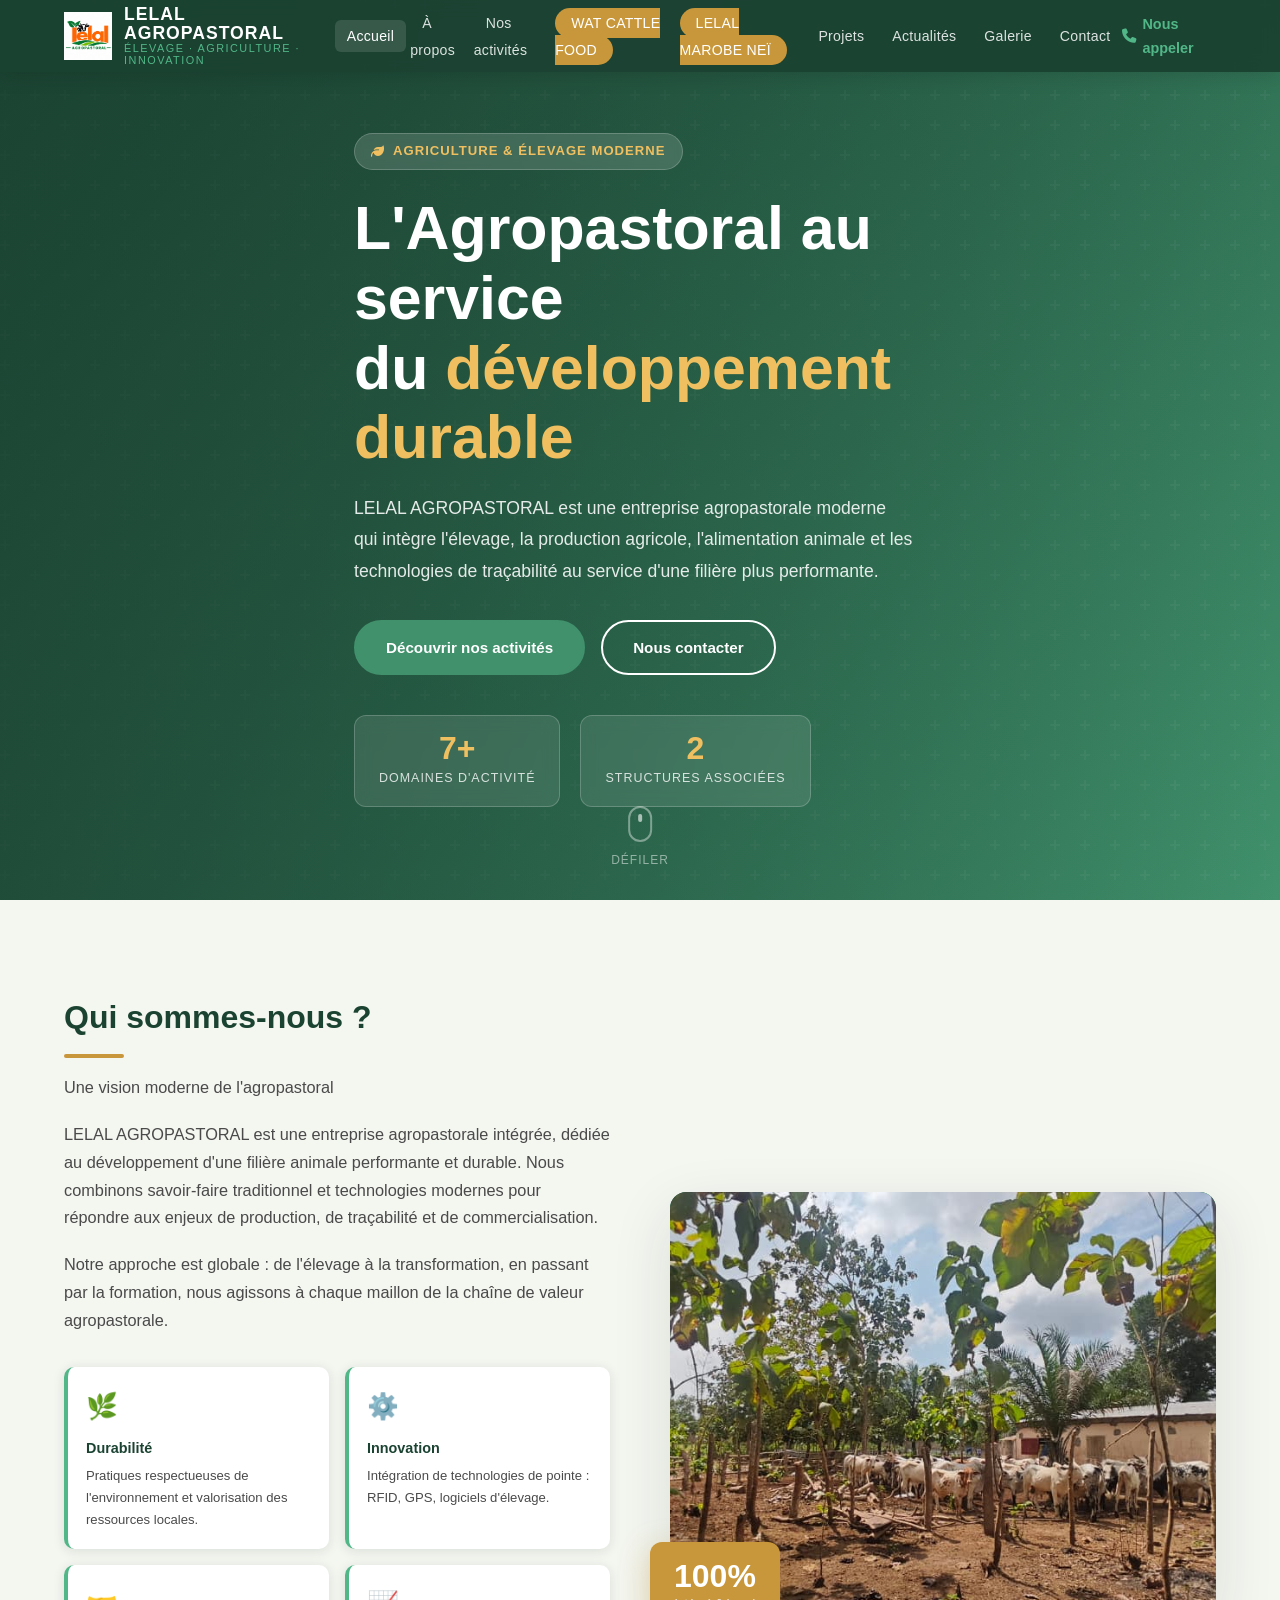
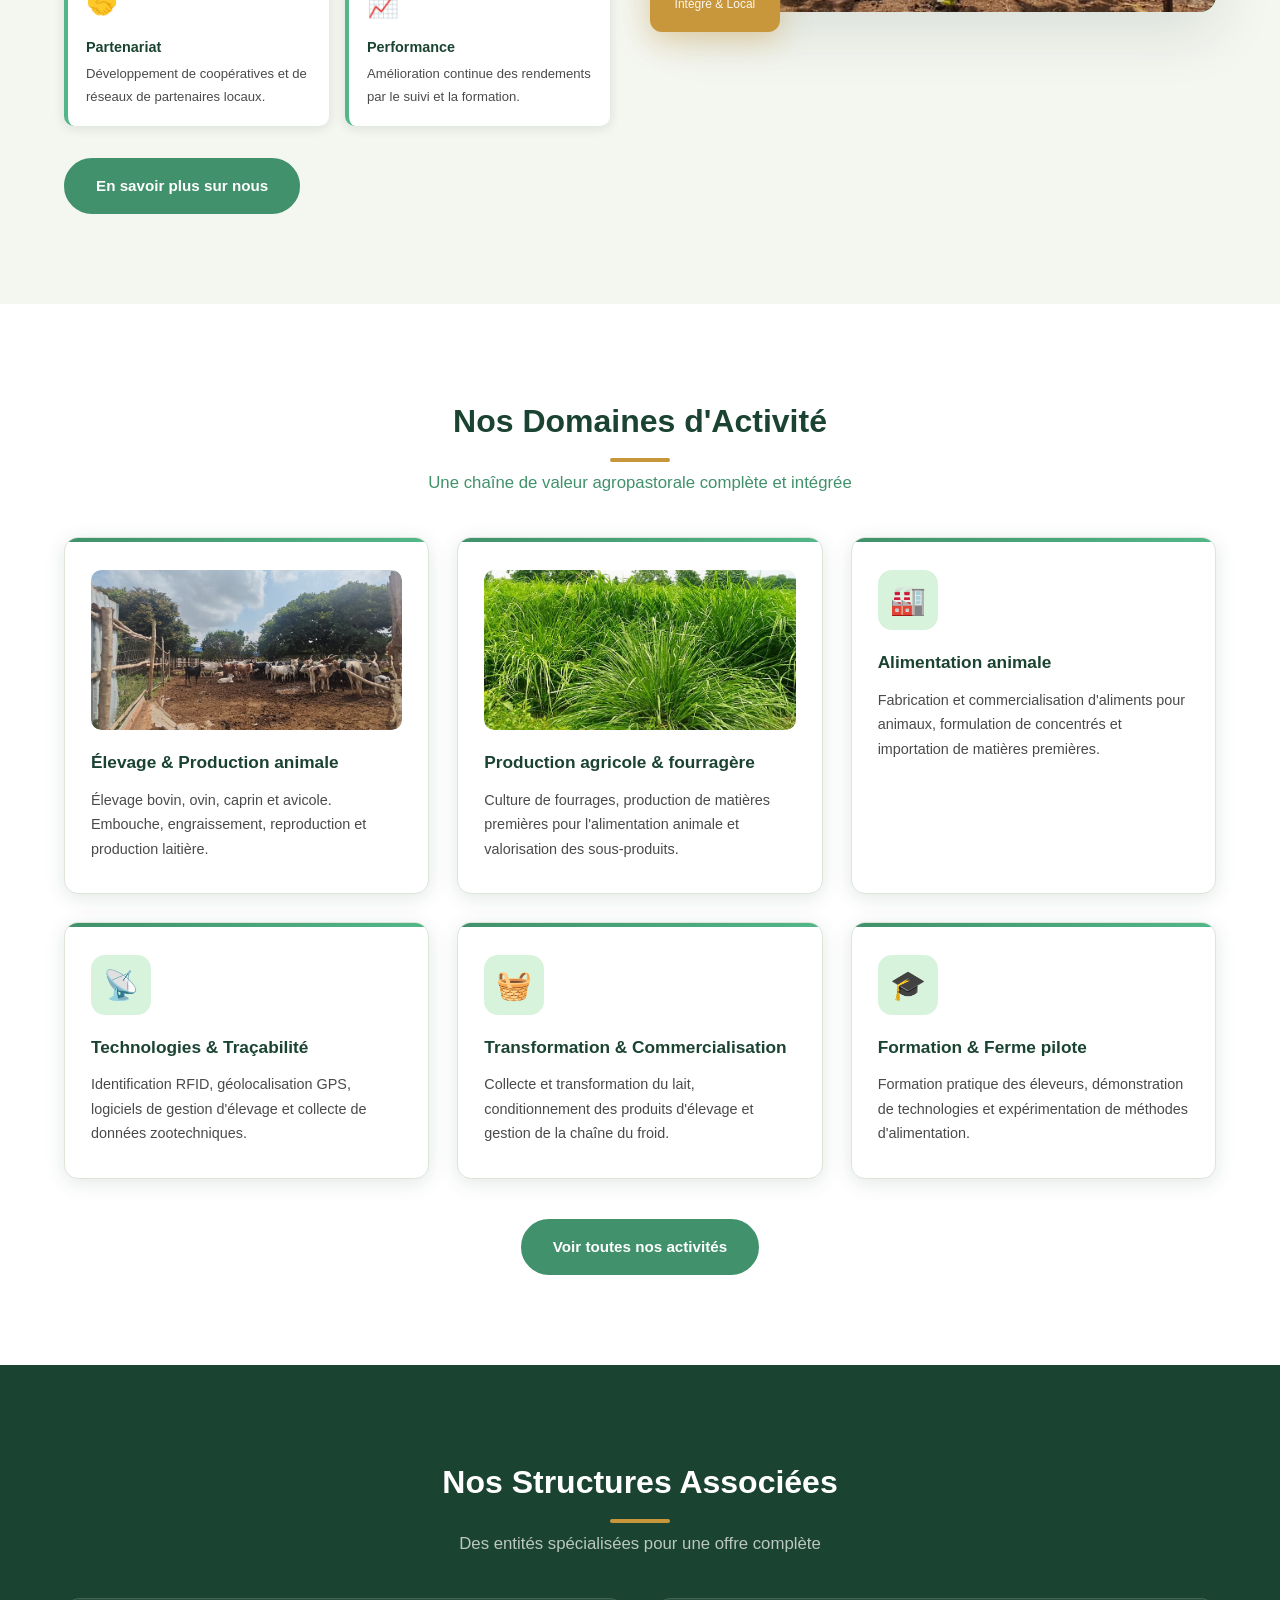
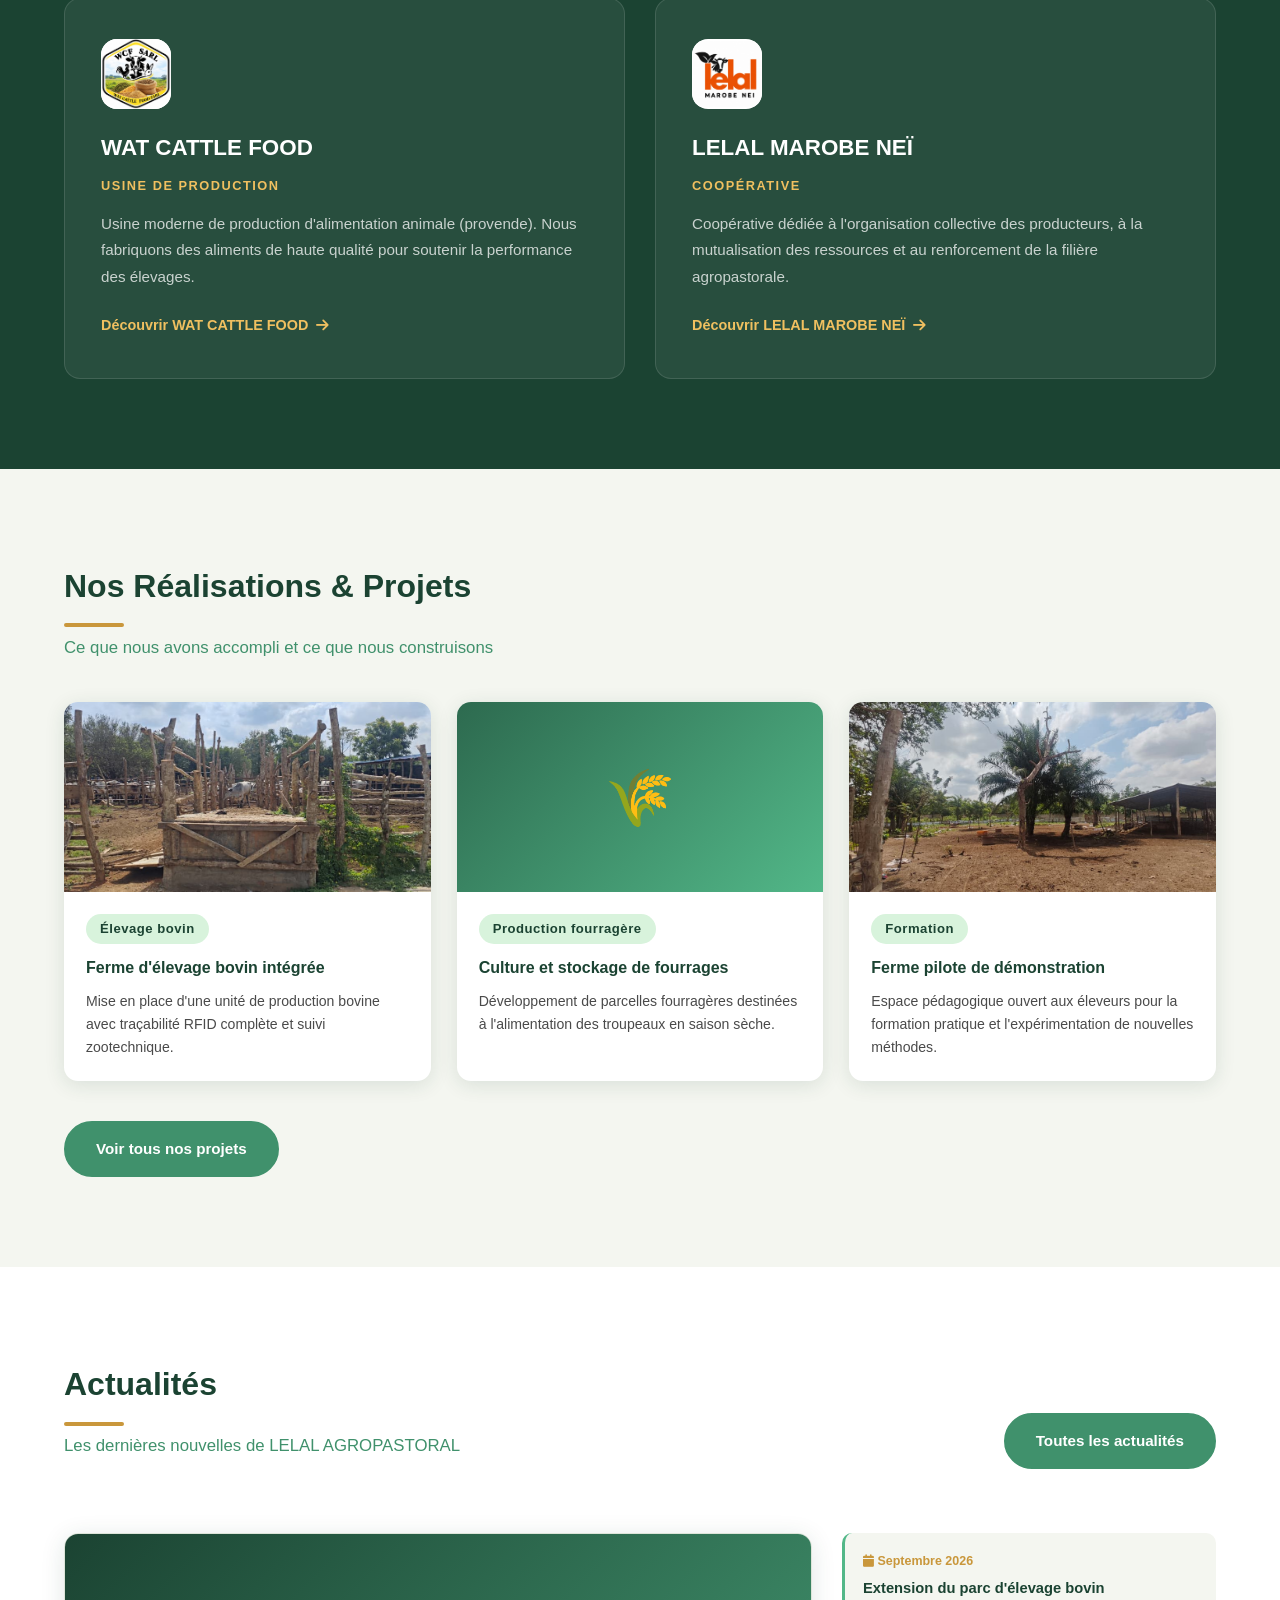
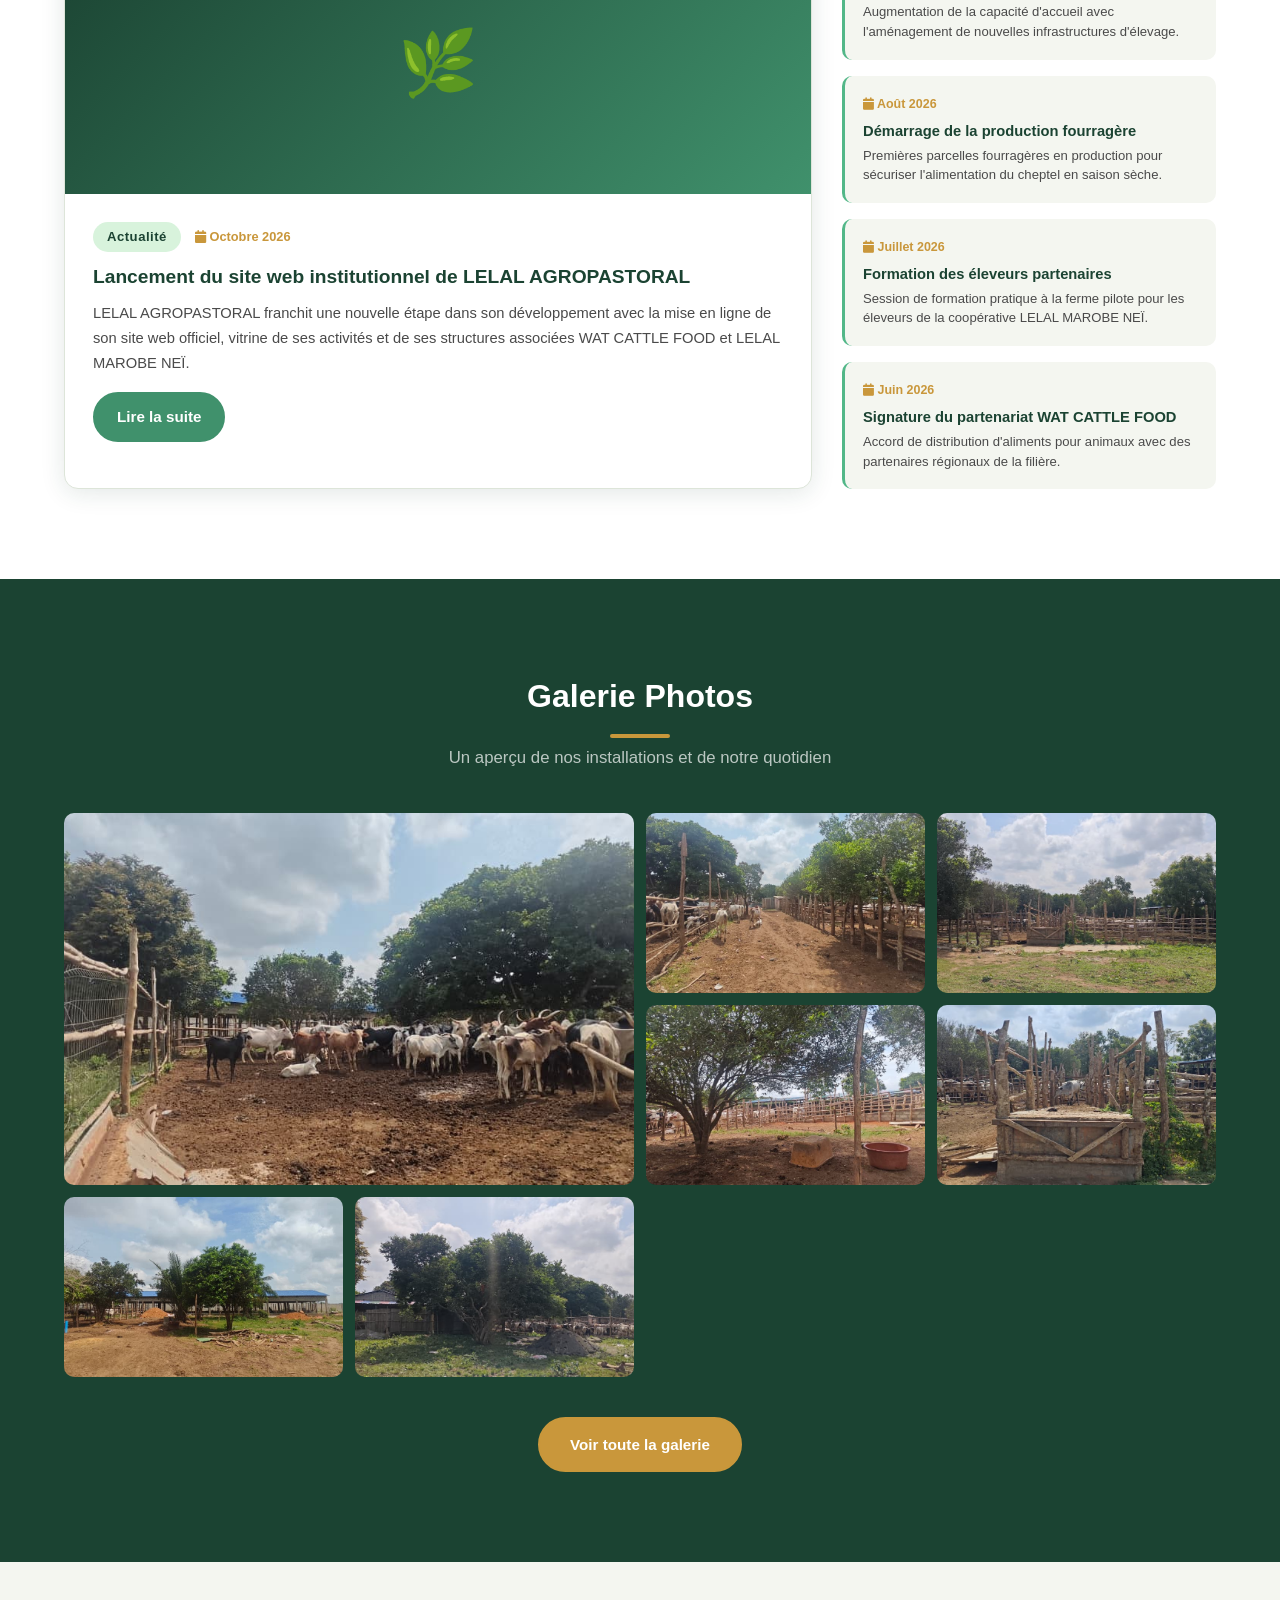
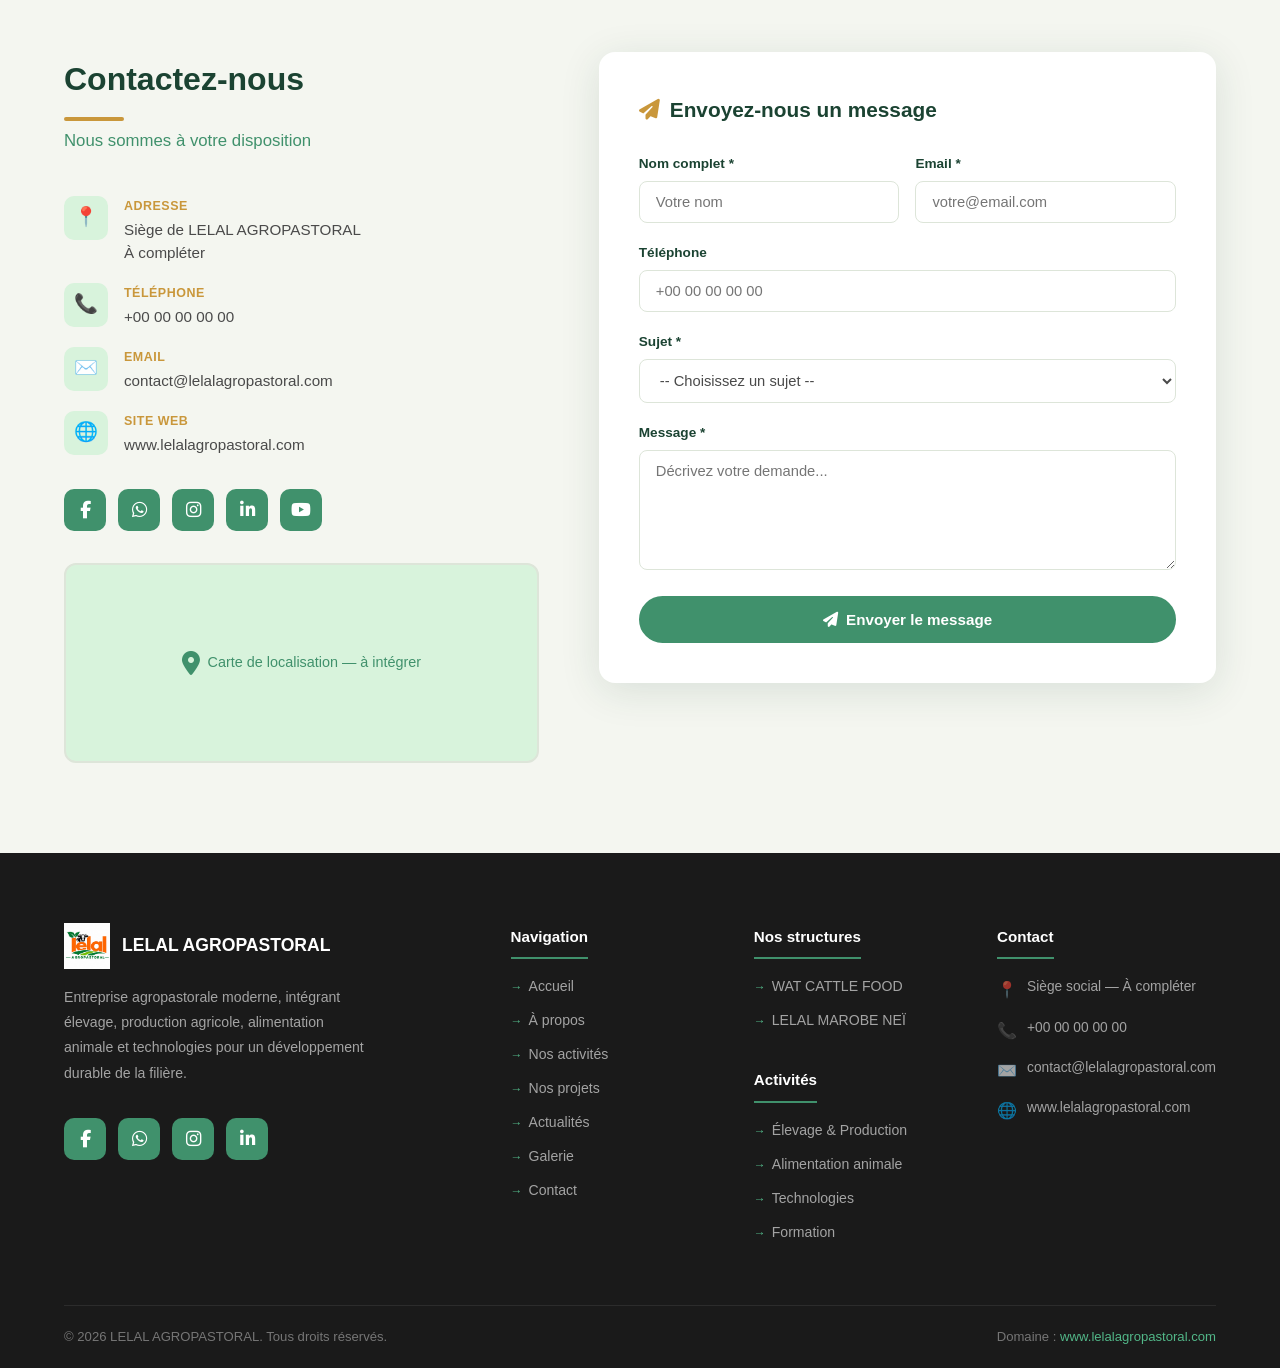
<file: index.html>
﻿<!DOCTYPE html>
<html lang="fr">
<head>
  <meta charset="UTF-8" />
  <meta name="viewport" content="width=device-width, initial-scale=1.0" />

  <!-- SEO Principal -->
  <title>LELAL AGROPASTORAL — Élevage, Agriculture & Alimentation Animale</title>
  <meta name="description" content="LELAL AGROPASTORAL est une entreprise agropastorale moderne spécialisée dans l'élevage bovin, ovin, avicole, la production fourragère, l'alimentation animale (WAT CATTLE FOOD) et la coopérative LELAL MAROBE NEÏ." />
  <meta name="keywords" content="LELAL AGROPASTORAL, élevage bovin, alimentation animale, provende, WAT CATTLE FOOD, LELAL MAROBE NEÏ, coopérative élevage, production fourragère, agropastoral, traçabilité RFID, élevage moderne" />
  <meta name="author" content="LELAL AGROPASTORAL" />
  <meta name="robots" content="index, follow" />
  <link rel="canonical" href="https://www.lelalagropastoral.com/" />

  <!-- Open Graph (Facebook, WhatsApp, LinkedIn) -->
  <meta property="og:type" content="website" />
  <meta property="og:url" content="https://www.lelalagropastoral.com/" />
  <meta property="og:title" content="LELAL AGROPASTORAL — Élevage, Agriculture & Alimentation Animale" />
  <meta property="og:description" content="Entreprise agropastorale moderne intégrant élevage, production agricole, alimentation animale et technologies pour un développement durable de la filière." />
  <meta property="og:image" content="https://www.lelalagropastoral.com/images/og-image.jpg" />
  <meta property="og:image:width" content="1200" />
  <meta property="og:image:height" content="630" />
  <meta property="og:locale" content="fr_FR" />
  <meta property="og:site_name" content="LELAL AGROPASTORAL" />

  <!-- Twitter Card -->
  <meta name="twitter:card" content="summary_large_image" />
  <meta name="twitter:title" content="LELAL AGROPASTORAL — Élevage, Agriculture & Alimentation Animale" />
  <meta name="twitter:description" content="Entreprise agropastorale moderne intégrant élevage, production agricole, alimentation animale et technologies pour un développement durable." />
  <meta name="twitter:image" content="https://www.lelalagropastoral.com/images/og-image.jpg" />

  <!-- Schema.org — Organisation -->
  <script type="application/ld+json">
  {
    "@context": "https://schema.org",
    "@type": "Organization",
    "name": "LELAL AGROPASTORAL",
    "url": "https://www.lelalagropastoral.com",
    "logo": "https://www.lelalagropastoral.com/images/logo-lelal-agropastoral.jpeg",
    "description": "Entreprise agropastorale moderne spécialisée dans l'élevage, la production agricole, l'alimentation animale et les technologies d'élevage.",
    "email": "contact@lelalagropastoral.com",
    "sameAs": [],
    "hasOfferCatalog": {
      "@type": "OfferCatalog",
      "name": "Services agropastoraux",
      "itemListElement": [
        { "@type": "Offer", "itemOffered": { "@type": "Service", "name": "Élevage bovin, ovin, caprin et avicole" } },
        { "@type": "Offer", "itemOffered": { "@type": "Service", "name": "Production d'alimentation animale (WAT CATTLE FOOD)" } },
        { "@type": "Offer", "itemOffered": { "@type": "Service", "name": "Coopérative agropastorale (LELAL MAROBE NEÏ)" } },
        { "@type": "Offer", "itemOffered": { "@type": "Service", "name": "Formation pratique des éleveurs" } }
      ]
    }
  }
  </script>

  <!-- Schema.org — WebSite avec SearchAction -->
  <script type="application/ld+json">
  {
    "@context": "https://schema.org",
    "@type": "WebSite",
    "name": "LELAL AGROPASTORAL",
    "url": "https://www.lelalagropastoral.com"
  }
  </script>

  <link rel="stylesheet" href="css/style.css" />
  <link rel="stylesheet" href="https://cdnjs.cloudflare.com/ajax/libs/font-awesome/6.5.0/css/all.min.css" />
</head>
<body>

  <!-- ===== NAVBAR ===== -->
  <nav id="navbar">
    <div class="nav-container">
      <a href="index.html" class="nav-logo">
        <img src="images/logo-lelal-agropastoral.jpeg" alt="LELAL AGROPASTORAL Logo" />
        <div class="nav-logo-text">
          <span class="brand">LELAL AGROPASTORAL</span>
          <span class="tagline">Élevage · Agriculture · Innovation</span>
        </div>
      </a>

      <ul class="nav-menu">
        <li><a href="index.html" class="active">Accueil</a></li>
        <li><a href="pages/apropos.html">À propos</a></li>
        <li><a href="pages/activites.html">Nos activités</a></li>
        <li class="nav-special"><a href="pages/wat-cattle-food.html">WAT CATTLE FOOD</a></li>
        <li class="nav-special"><a href="pages/lelal-maro-bene.html">LELAL MAROBE NEÏ</a></li>
        <li><a href="pages/projets.html">Projets</a></li>
        <li><a href="pages/actualites.html">Actualités</a></li>
        <li><a href="pages/galerie.html">Galerie</a></li>
        <li><a href="pages/contact.html">Contact</a></li>
      </ul>

      <div class="nav-cta">
        <a href="tel:+00000000000" class="nav-phone">
          <i class="fas fa-phone"></i>
          <span class="hide-mobile">Nous appeler</span>
        </a>
      </div>

      <button class="hamburger" aria-label="Menu">
        <span></span><span></span><span></span>
      </button>
    </div>
  </nav>

  <!-- ===== HERO ===== -->
  <section class="hero">
    <div class="hero-overlay"></div>
    <div class="hero-content container">
      <div class="hero-tag">
        <i class="fas fa-leaf"></i> Agriculture & Élevage Moderne
      </div>
      <h1>L'Agropastoral au service<br />du <span>développement durable</span></h1>
      <p>LELAL AGROPASTORAL est une entreprise agropastorale moderne qui intègre l'élevage, la production agricole, l'alimentation animale et les technologies de traçabilité au service d'une filière plus performante.</p>
      <div class="hero-buttons">
        <a href="pages/activites.html" class="btn btn-primary">Découvrir nos activités</a>
        <a href="pages/contact.html" class="btn btn-outline">Nous contacter</a>
      </div>

      <div class="hero-stats">
        <div class="hero-stat">
          <div class="number counter" data-target="7" data-suffix="+">0+</div>
          <div class="label">Domaines d'activité</div>
        </div>
        <div class="hero-stat">
          <div class="number counter" data-target="2" data-suffix="">0</div>
          <div class="label">Structures associées</div>
        </div>
      </div>
    </div>

    <div class="scroll-indicator">
      <div class="mouse"></div>
      <span>DÉFILER</span>
    </div>
  </section>

  <!-- ===== INTRO / QUI SOMMES-NOUS ===== -->
  <section class="intro-section">
    <div class="container">
      <div class="intro-grid">
        <div class="intro-text fade-up">
          <h2 class="section-title">Qui sommes-nous ?</h2>
          <p class="section-subtitle">Une vision moderne de l'agropastoral</p>
          <p>LELAL AGROPASTORAL est une entreprise agropastorale intégrée, dédiée au développement d'une filière animale performante et durable. Nous combinons savoir-faire traditionnel et technologies modernes pour répondre aux enjeux de production, de traçabilité et de commercialisation.</p>
          <p>Notre approche est globale : de l'élevage à la transformation, en passant par la formation, nous agissons à chaque maillon de la chaîne de valeur agropastorale.</p>
          <div class="intro-values">
            <div class="value-card">
              <div class="icon">🌿</div>
              <h4>Durabilité</h4>
              <p>Pratiques respectueuses de l'environnement et valorisation des ressources locales.</p>
            </div>
            <div class="value-card">
              <div class="icon">⚙️</div>
              <h4>Innovation</h4>
              <p>Intégration de technologies de pointe : RFID, GPS, logiciels d'élevage.</p>
            </div>
            <div class="value-card">
              <div class="icon">🤝</div>
              <h4>Partenariat</h4>
              <p>Développement de coopératives et de réseaux de partenaires locaux.</p>
            </div>
            <div class="value-card">
              <div class="icon">📈</div>
              <h4>Performance</h4>
              <p>Amélioration continue des rendements par le suivi et la formation.</p>
            </div>
          </div>
          <a href="pages/apropos.html" class="btn btn-primary" style="margin-top: 2rem;">En savoir plus sur nous</a>
        </div>

        <div class="intro-visual fade-up">
          <div class="main-img" style="background: linear-gradient(135deg, var(--vert-moyen), var(--vert-clair)); padding:0; overflow:hidden;">
            <img src="images/photo-08.jpeg" alt="Infrastructures de la ferme LELAL AGROPASTORAL" style="width:100%; height:420px; object-fit:cover; display:block; border-radius:16px;" />
          </div>
          <div class="intro-badge">
            <div class="number">100%</div>
            <div class="text">Intégré & Local</div>
          </div>
        </div>
      </div>
    </div>
  </section>

  <!-- ===== NOS ACTIVITÉS (aperçu) ===== -->
  <section class="activites-section">
    <div class="container">
      <h2 class="section-title center fade-up">Nos Domaines d'Activité</h2>
      <p class="section-subtitle center fade-up">Une chaîne de valeur agropastorale complète et intégrée</p>

      <div class="activites-grid">
        <div class="activite-card fade-up">
          <div class="activite-icon" style="padding:0; overflow:hidden; width:100%; height:160px; border-radius:10px; margin-bottom:18px;">
            <img src="images/photo-02.jpeg" alt="Élevage bovin LELAL AGROPASTORAL" style="width:100%; height:160px; object-fit:cover; border-radius:10px;" />
          </div>
          <h3>Élevage & Production animale</h3>
          <p>Élevage bovin, ovin, caprin et avicole. Embouche, engraissement, reproduction et production laitière.</p>
        </div>
        <div class="activite-card fade-up">
          <div class="activite-icon" style="padding:0; overflow:hidden; width:100%; height:160px; border-radius:10px; margin-bottom:18px;">
            <img src="images/fourrage-01.jpg" alt="Production fourragère LELAL AGROPASTORAL" style="width:100%; height:160px; object-fit:cover; border-radius:10px;" />
          </div>
          <h3>Production agricole & fourragère</h3>
          <p>Culture de fourrages, production de matières premières pour l'alimentation animale et valorisation des sous-produits.</p>
        </div>
        <div class="activite-card fade-up">
          <div class="activite-icon">🏭</div>
          <h3>Alimentation animale</h3>
          <p>Fabrication et commercialisation d'aliments pour animaux, formulation de concentrés et importation de matières premières.</p>
        </div>
        <div class="activite-card fade-up">
          <div class="activite-icon">📡</div>
          <h3>Technologies & Traçabilité</h3>
          <p>Identification RFID, géolocalisation GPS, logiciels de gestion d'élevage et collecte de données zootechniques.</p>
        </div>
        <div class="activite-card fade-up">
          <div class="activite-icon">🧺</div>
          <h3>Transformation & Commercialisation</h3>
          <p>Collecte et transformation du lait, conditionnement des produits d'élevage et gestion de la chaîne du froid.</p>
        </div>
        <div class="activite-card fade-up">
          <div class="activite-icon">🎓</div>
          <h3>Formation & Ferme pilote</h3>
          <p>Formation pratique des éleveurs, démonstration de technologies et expérimentation de méthodes d'alimentation.</p>
        </div>
      </div>

      <div style="text-align: center; margin-top: 2.5rem;">
        <a href="pages/activites.html" class="btn btn-primary">Voir toutes nos activités</a>
      </div>
    </div>
  </section>

  <!-- ===== STRUCTURES ASSOCIÉES ===== -->
  <section class="structures-section">
    <div class="container">
      <h2 class="section-title center fade-up">Nos Structures Associées</h2>
      <p class="section-subtitle center fade-up">Des entités spécialisées pour une offre complète</p>

      <div class="structures-grid">
        <a href="pages/wat-cattle-food.html" class="structure-card fade-up">
          <div class="structure-logo" style="padding:0; overflow:hidden; background:#fff;">
            <img src="images/logo-watcattlefood.jpeg" alt="Logo WAT CATTLE FOOD" style="width:100%; height:100%; object-fit:contain;" />
          </div>
          <h3>WAT CATTLE FOOD</h3>
          <div class="type">Usine de production</div>
          <p>Usine moderne de production d'alimentation animale (provende). Nous fabriquons des aliments de haute qualité pour soutenir la performance des élevages.</p>
          <span class="structure-link">Découvrir WAT CATTLE FOOD <i class="fas fa-arrow-right"></i></span>
        </a>

        <a href="pages/lelal-maro-bene.html" class="structure-card fade-up">
          <div class="structure-logo" style="padding:0; overflow:hidden; background:#fff;">
            <img src="images/logo-lelal-marobe-nei.jpeg" alt="Logo LELAL MAROBE NEÏ" style="width:100%; height:100%; object-fit:contain;" />
          </div>
          <h3>LELAL MAROBE NEÏ</h3>
          <div class="type">Coopérative</div>
          <p>Coopérative dédiée à l'organisation collective des producteurs, à la mutualisation des ressources et au renforcement de la filière agropastorale.</p>
          <span class="structure-link">Découvrir LELAL MAROBE NEÏ <i class="fas fa-arrow-right"></i></span>
        </a>
      </div>
    </div>
  </section>

  <!-- ===== PROJETS / RÉALISATIONS (aperçu) ===== -->
  <section class="projets-section">
    <div class="container">
      <h2 class="section-title fade-up">Nos Réalisations & Projets</h2>
      <p class="section-subtitle fade-up">Ce que nous avons accompli et ce que nous construisons</p>

      <div class="projets-grid">
        <div class="projet-card fade-up">
          <div class="projet-img" style="padding:0;">
            <img src="images/photo-01.jpeg" alt="Ferme d'élevage bovin LELAL AGROPASTORAL" style="width:100%; height:190px; object-fit:cover;" />
          </div>
          <div class="projet-body">
            <span class="tag">Élevage bovin</span>
            <h3>Ferme d'élevage bovin intégrée</h3>
            <p>Mise en place d'une unité de production bovine avec traçabilité RFID complète et suivi zootechnique.</p>
          </div>
        </div>
        <div class="projet-card fade-up">
          <div class="projet-img">🌾</div>
          <div class="projet-body">
            <span class="tag">Production fourragère</span>
            <h3>Culture et stockage de fourrages</h3>
            <p>Développement de parcelles fourragères destinées à l'alimentation des troupeaux en saison sèche.</p>
          </div>
        </div>
        <div class="projet-card fade-up">
          <div class="projet-img" style="padding:0;">
            <img src="images/photo-03.jpeg" alt="Ferme pilote LELAL AGROPASTORAL" style="width:100%; height:190px; object-fit:cover;" />
          </div>
          <div class="projet-body">
            <span class="tag">Formation</span>
            <h3>Ferme pilote de démonstration</h3>
            <p>Espace pédagogique ouvert aux éleveurs pour la formation pratique et l'expérimentation de nouvelles méthodes.</p>
          </div>
        </div>
      </div>

      <div style="margin-top: 2.5rem;">
        <a href="pages/projets.html" class="btn btn-primary">Voir tous nos projets</a>
      </div>
    </div>
  </section>

  <!-- ===== ACTUALITÉS (aperçu) ===== -->
  <section class="actualites-section">
    <div class="container">
      <div style="display: flex; justify-content: space-between; align-items: flex-end; margin-bottom: 0.5rem;">
        <div>
          <h2 class="section-title fade-up">Actualités</h2>
          <p class="section-subtitle fade-up">Les dernières nouvelles de LELAL AGROPASTORAL</p>
        </div>
        <a href="pages/actualites.html" class="btn btn-primary" style="margin-bottom: 2rem;">Toutes les actualités</a>
      </div>

      <div class="actualites-grid">
        <div class="actu-featured fade-up">
          <div class="actu-img">🌿</div>
          <div class="actu-body">
            <div class="actu-meta">
              <span class="tag">Actualité</span>
              <span class="actu-date"><i class="fas fa-calendar"></i> Octobre 2026</span>
            </div>
            <h3>Lancement du site web institutionnel de LELAL AGROPASTORAL</h3>
            <p>LELAL AGROPASTORAL franchit une nouvelle étape dans son développement avec la mise en ligne de son site web officiel, vitrine de ses activités et de ses structures associées WAT CATTLE FOOD et LELAL MAROBE NEÏ.</p>
            <a href="pages/actualites.html" class="btn btn-primary" style="padding: 10px 22px;">Lire la suite</a>
          </div>
        </div>

        <div class="actu-list fade-up">
          <div class="actu-item">
            <div class="date"><i class="fas fa-calendar"></i> Septembre 2026</div>
            <h4>Extension du parc d'élevage bovin</h4>
            <p>Augmentation de la capacité d'accueil avec l'aménagement de nouvelles infrastructures d'élevage.</p>
          </div>
          <div class="actu-item">
            <div class="date"><i class="fas fa-calendar"></i> Août 2026</div>
            <h4>Démarrage de la production fourragère</h4>
            <p>Premières parcelles fourragères en production pour sécuriser l'alimentation du cheptel en saison sèche.</p>
          </div>
          <div class="actu-item">
            <div class="date"><i class="fas fa-calendar"></i> Juillet 2026</div>
            <h4>Formation des éleveurs partenaires</h4>
            <p>Session de formation pratique à la ferme pilote pour les éleveurs de la coopérative LELAL MAROBE NEÏ.</p>
          </div>
          <div class="actu-item">
            <div class="date"><i class="fas fa-calendar"></i> Juin 2026</div>
            <h4>Signature du partenariat WAT CATTLE FOOD</h4>
            <p>Accord de distribution d'aliments pour animaux avec des partenaires régionaux de la filière.</p>
          </div>
        </div>
      </div>
    </div>
  </section>

  <!-- ===== GALERIE (aperçu) ===== -->
  <section class="galerie-section">
    <div class="container">
      <h2 class="section-title center fade-up">Galerie Photos</h2>
      <p class="section-subtitle center fade-up">Un aperçu de nos installations et de notre quotidien</p>

      <div class="galerie-grid">
        <div class="galerie-item">
          <img src="../images/photo-02.jpeg" alt="Troupeau bovin LELAL AGROPASTORAL" style="width:100%; height:100%; object-fit:cover; min-height:372px;" />
          <div class="galerie-overlay"><span><i class="fas fa-expand"></i></span></div>
        </div>
        <div class="galerie-item">
          <img src="../images/photo-05.jpeg" alt="Allée enclos bovins" style="width:100%; height:180px; object-fit:cover;" />
          <div class="galerie-overlay"><span><i class="fas fa-expand"></i></span></div>
        </div>
        <div class="galerie-item">
          <img src="../images/photo-07.jpeg" alt="Enclos élevage bovin" style="width:100%; height:180px; object-fit:cover;" />
          <div class="galerie-overlay"><span><i class="fas fa-expand"></i></span></div>
        </div>
        <div class="galerie-item">
          <img src="../images/photo-04.jpeg" alt="Enclos avec arbres" style="width:100%; height:180px; object-fit:cover;" />
          <div class="galerie-overlay"><span><i class="fas fa-expand"></i></span></div>
        </div>
        <div class="galerie-item">
          <img src="../images/photo-01.jpeg" alt="Couloir de contention bovin" style="width:100%; height:180px; object-fit:cover;" />
          <div class="galerie-overlay"><span><i class="fas fa-expand"></i></span></div>
        </div>
        <div class="galerie-item">
          <img src="../images/photo-09.jpeg" alt="Troupeau sous les arbres" style="width:100%; height:180px; object-fit:cover;" />
          <div class="galerie-overlay"><span><i class="fas fa-expand"></i></span></div>
        </div>
        <div class="galerie-item">
          <img src="../images/photo-06.jpeg" alt="Vue d'ensemble ferme bovine" style="width:100%; height:180px; object-fit:cover;" />
          <div class="galerie-overlay"><span><i class="fas fa-expand"></i></span></div>
        </div>
      </div>

      <div style="text-align: center; margin-top: 2.5rem;">
        <a href="pages/galerie.html" class="btn btn-or">Voir toute la galerie</a>
      </div>
    </div>
  </section>

  <!-- ===== CONTACT RAPIDE ===== -->
  <section class="contact-section" id="contact">
    <div class="container">
      <div class="contact-grid">
        <div>
          <h2 class="section-title fade-up">Contactez-nous</h2>
          <p class="section-subtitle fade-up">Nous sommes à votre disposition</p>

          <div class="contact-items fade-up">
            <div class="contact-item">
              <div class="icon">📍</div>
              <div class="text">
                <span>Adresse</span>
                <p>Siège de LELAL AGROPASTORAL<br />À compléter</p>
              </div>
            </div>
            <div class="contact-item">
              <div class="icon">📞</div>
              <div class="text">
                <span>Téléphone</span>
                <p>+00 00 00 00 00</p>
              </div>
            </div>
            <div class="contact-item">
              <div class="icon">✉️</div>
              <div class="text">
                <span>Email</span>
                <p>contact@lelalagropastoral.com</p>
              </div>
            </div>
            <div class="contact-item">
              <div class="icon">🌐</div>
              <div class="text">
                <span>Site web</span>
                <p>www.lelalagropastoral.com</p>
              </div>
            </div>
          </div>

          <div class="social-links fade-up">
            <a href="#" class="social-link" aria-label="Facebook"><i class="fab fa-facebook-f"></i></a>
            <a href="#" class="social-link" aria-label="WhatsApp"><i class="fab fa-whatsapp"></i></a>
            <a href="#" class="social-link" aria-label="Instagram"><i class="fab fa-instagram"></i></a>
            <a href="#" class="social-link" aria-label="LinkedIn"><i class="fab fa-linkedin-in"></i></a>
            <a href="#" class="social-link" aria-label="YouTube"><i class="fab fa-youtube"></i></a>
          </div>

          <div class="contact-map fade-up">
            <i class="fas fa-map-marker-alt" style="font-size:1.5rem; color:var(--vert-clair)"></i>
            <span>Carte de localisation — à intégrer</span>
          </div>
        </div>

        <div class="contact-form fade-up">
          <h3><i class="fas fa-paper-plane" style="color:var(--or); margin-right:10px;"></i>Envoyez-nous un message</h3>
          <form id="contactForm">
            <div class="form-row">
              <div class="form-group">
                <label for="nom">Nom complet *</label>
                <input type="text" id="nom" name="nom" placeholder="Votre nom" required />
              </div>
              <div class="form-group">
                <label for="email">Email *</label>
                <input type="email" id="email" name="email" placeholder="votre@email.com" required />
              </div>
            </div>
            <div class="form-group">
              <label for="telephone">Téléphone</label>
              <input type="tel" id="telephone" name="telephone" placeholder="+00 00 00 00 00" />
            </div>
            <div class="form-group">
              <label for="sujet">Sujet *</label>
              <select id="sujet" name="sujet" required>
                <option value="">-- Choisissez un sujet --</option>
                <option value="info">Demande d'informations</option>
                <option value="partenariat">Partenariat</option>
                <option value="wat">WAT CATTLE FOOD</option>
                <option value="maro">LELAL MAROBE NEÏ</option>
                <option value="formation">Formation</option>
                <option value="autre">Autre</option>
              </select>
            </div>
            <div class="form-group">
              <label for="message">Message *</label>
              <textarea id="message" name="message" placeholder="Décrivez votre demande..." required></textarea>
            </div>
            <button type="submit" class="btn btn-primary" style="width:100%; justify-content:center;">
              <i class="fas fa-paper-plane"></i> &nbsp;Envoyer le message
            </button>
          </form>
        </div>
      </div>
    </div>
  </section>

  <!-- ===== FOOTER ===== -->
  <footer>
    <div class="container">
      <div class="footer-grid">
        <div class="footer-brand">
          <a href="index.html" class="brand-logo">
            <img src="images/logo-lelal-agropastoral.jpeg" alt="LELAL AGROPASTORAL" />
            <span class="brand-name">LELAL AGROPASTORAL</span>
          </a>
          <p>Entreprise agropastorale moderne, intégrant élevage, production agricole, alimentation animale et technologies pour un développement durable de la filière.</p>
          <div class="social-links">
            <a href="#" class="social-link" aria-label="Facebook"><i class="fab fa-facebook-f"></i></a>
            <a href="#" class="social-link" aria-label="WhatsApp"><i class="fab fa-whatsapp"></i></a>
            <a href="#" class="social-link" aria-label="Instagram"><i class="fab fa-instagram"></i></a>
            <a href="#" class="social-link" aria-label="LinkedIn"><i class="fab fa-linkedin-in"></i></a>
          </div>
        </div>

        <div class="footer-col">
          <h4>Navigation</h4>
          <ul>
            <li><a href="index.html">Accueil</a></li>
            <li><a href="pages/apropos.html">À propos</a></li>
            <li><a href="pages/activites.html">Nos activités</a></li>
            <li><a href="pages/projets.html">Nos projets</a></li>
            <li><a href="pages/actualites.html">Actualités</a></li>
            <li><a href="pages/galerie.html">Galerie</a></li>
            <li><a href="pages/contact.html">Contact</a></li>
          </ul>
        </div>

        <div class="footer-col">
          <h4>Nos structures</h4>
          <ul>
            <li><a href="pages/wat-cattle-food.html">WAT CATTLE FOOD</a></li>
            <li><a href="pages/lelal-maro-bene.html">LELAL MAROBE NEÏ</a></li>
          </ul>
          <h4 style="margin-top: 1.5rem;">Activités</h4>
          <ul>
            <li><a href="pages/activites.html">Élevage & Production</a></li>
            <li><a href="pages/activites.html">Alimentation animale</a></li>
            <li><a href="pages/activites.html">Technologies</a></li>
            <li><a href="pages/activites.html">Formation</a></li>
          </ul>
        </div>

        <div class="footer-col">
          <h4>Contact</h4>
          <div class="footer-contact-item">
            <span class="icon">📍</span>
            <span>Siège social — À compléter</span>
          </div>
          <div class="footer-contact-item">
            <span class="icon">📞</span>
            <span>+00 00 00 00 00</span>
          </div>
          <div class="footer-contact-item">
            <span class="icon">✉️</span>
            <span>contact@lelalagropastoral.com</span>
          </div>
          <div class="footer-contact-item">
            <span class="icon">🌐</span>
            <span>www.lelalagropastoral.com</span>
          </div>
        </div>
      </div>

      <div class="footer-bottom">
        <p>© 2026 LELAL AGROPASTORAL. Tous droits réservés.</p>
        <p>Domaine : <a href="#">www.lelalagropastoral.com</a></p>
      </div>
    </div>
  </footer>

  <!-- ===== BOUTONS MOBILES FLOTTANTS ===== -->
  <div class="mobile-actions">
    <a href="tel:+00000000000" class="mobile-btn call" aria-label="Appeler">
      <i class="fas fa-phone"></i>
    </a>
    <a href="https://wa.me/22893623794" class="mobile-btn whatsapp" aria-label="WhatsApp" target="_blank">
      <i class="fab fa-whatsapp"></i>
    </a>
  </div>

  <!-- ===== LIGHTBOX ===== -->
  <div class="lightbox" id="lightbox">
    <span class="lightbox-close">&times;</span>
    <div style="color:#fff; font-size:5rem;">🖼️</div>
  </div>

  <script src="js/main.js"></script>
</body>
</html>
</file>
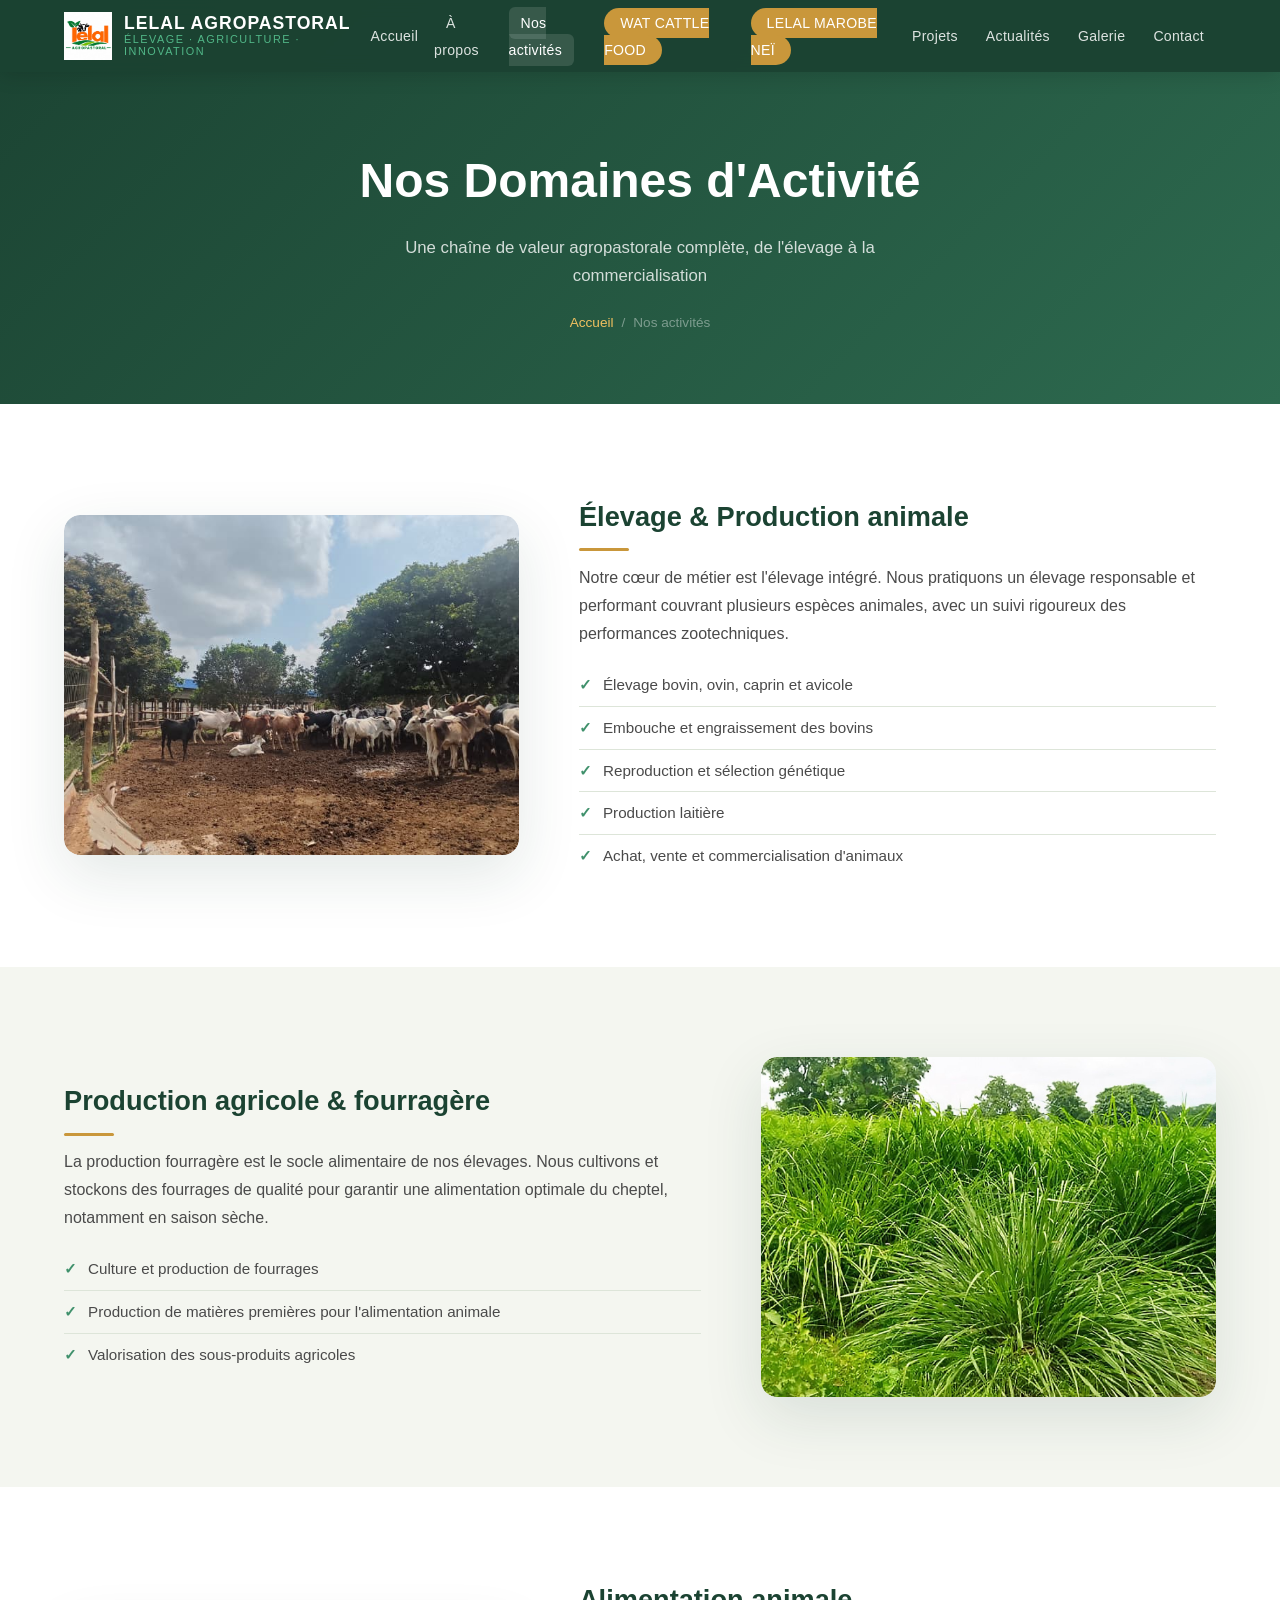
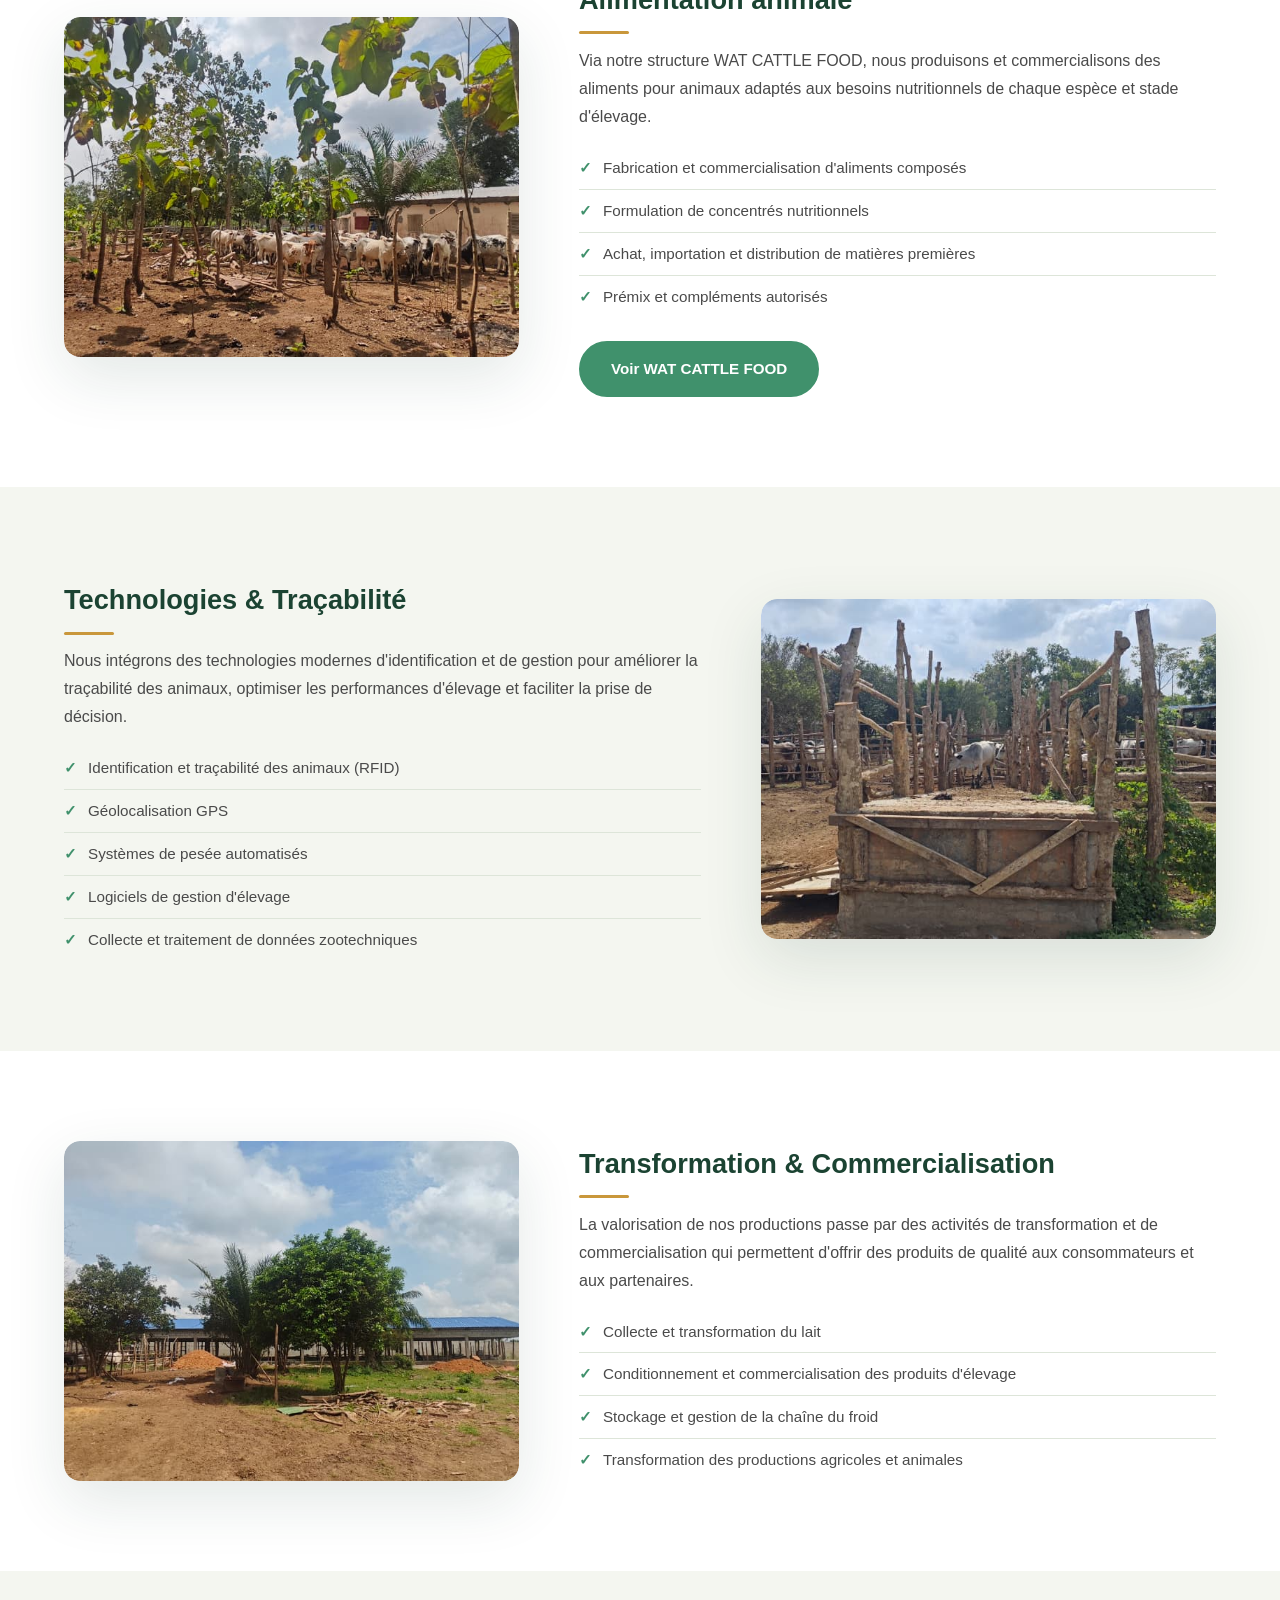
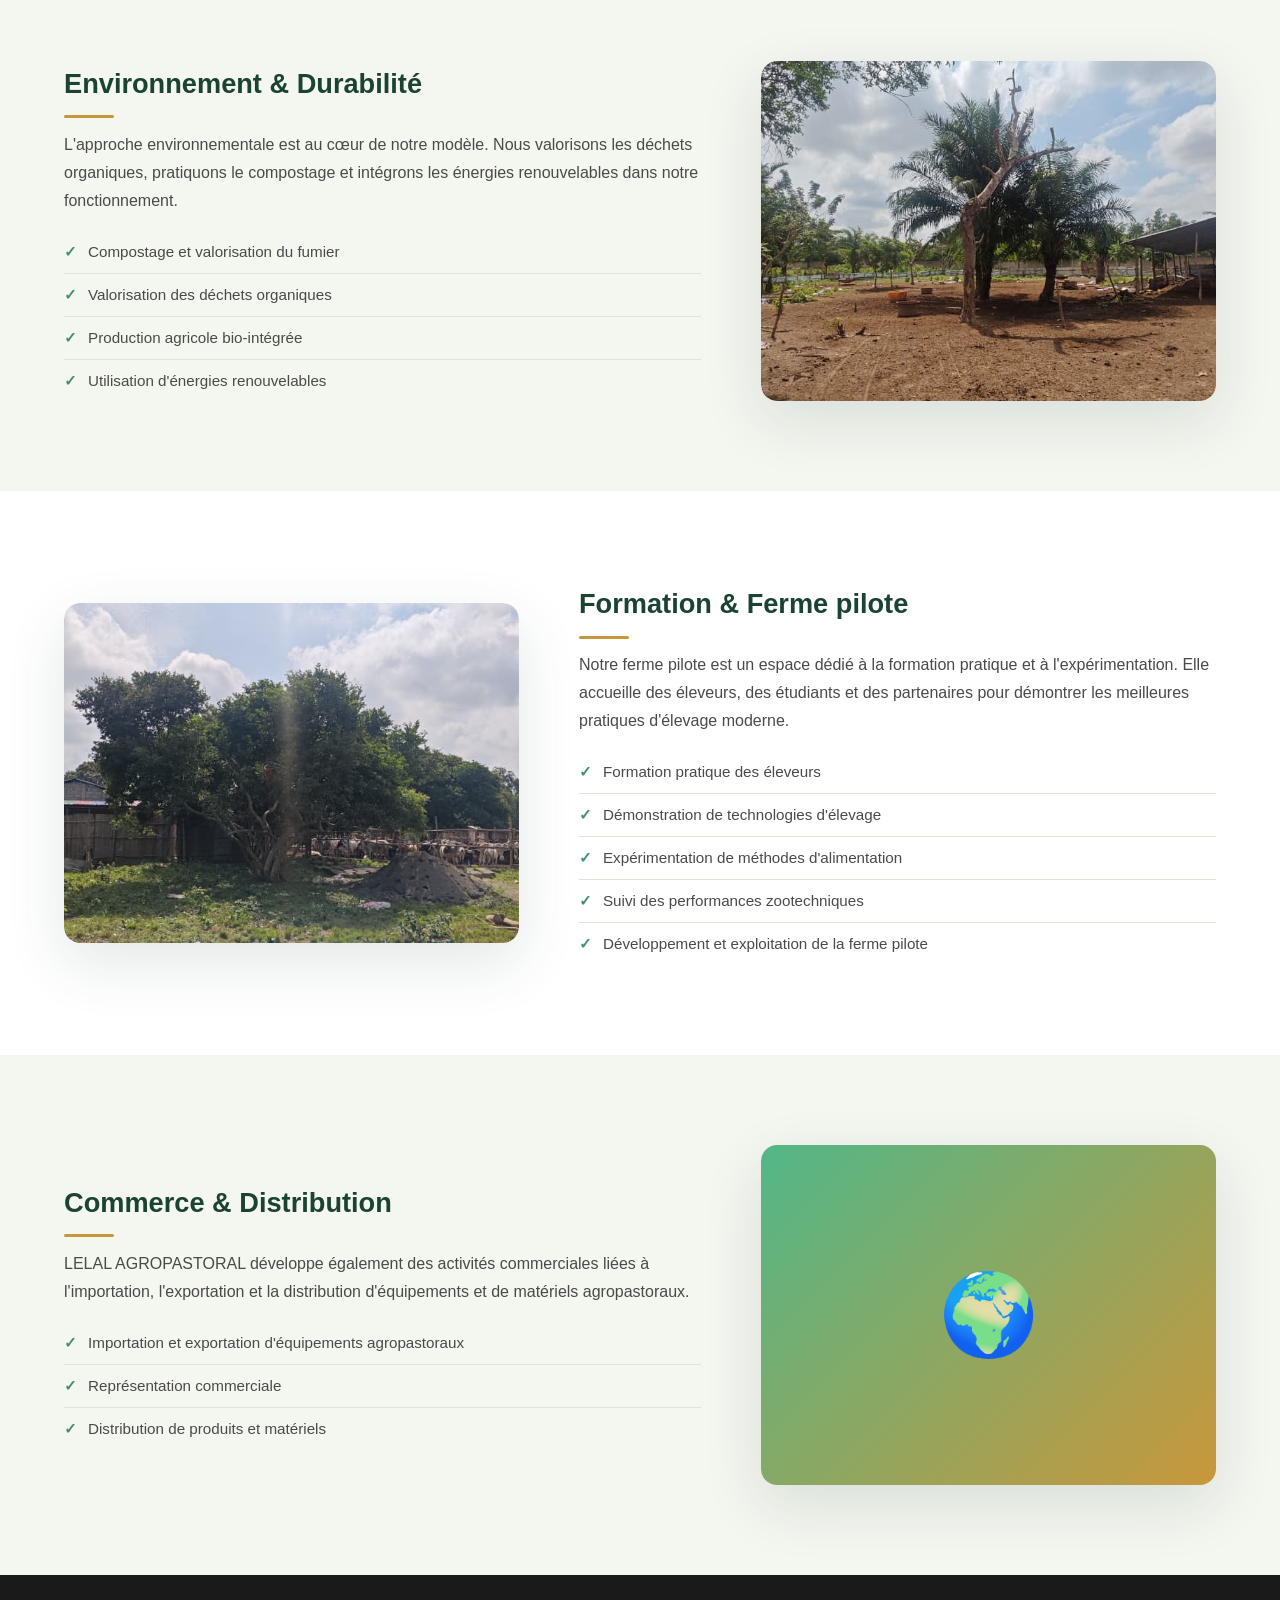
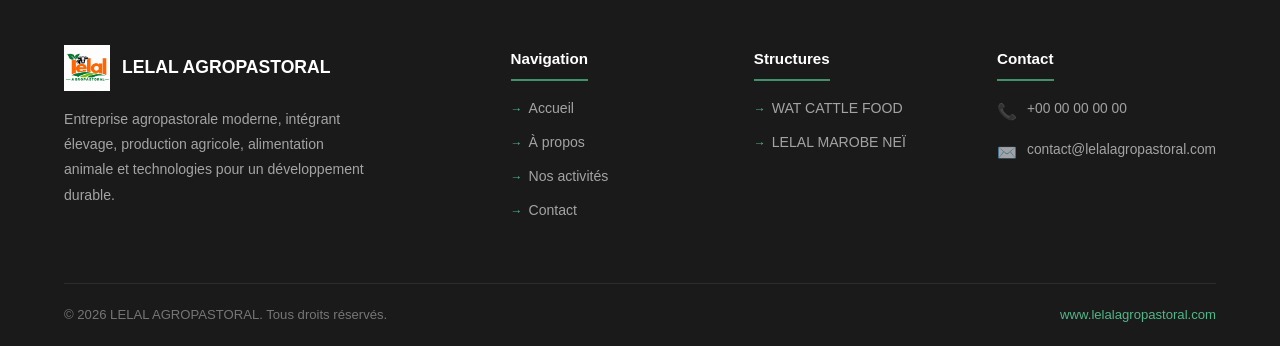
<file: pages/activites.html>
﻿<!DOCTYPE html>
<html lang="fr">
<head>
  <meta charset="UTF-8" />
  <meta name="viewport" content="width=device-width, initial-scale=1.0" />

  <!-- SEO Principal -->
  <title>Nos activités — Élevage, Agriculture, Alimentation animale | LELAL AGROPASTORAL</title>
  <meta name="description" content="LELAL AGROPASTORAL : élevage bovin, ovin, caprin et avicole, production fourragère, alimentation animale, technologies RFID, transformation laitière, formation et ferme pilote." />
  <meta name="keywords" content="élevage bovin, élevage ovin, aviculture, production fourragère, alimentation animale, provende, RFID élevage, transformation lait, formation éleveurs, ferme pilote agropastorale" />
  <meta name="author" content="LELAL AGROPASTORAL" />
  <meta name="robots" content="index, follow" />
  <link rel="canonical" href="https://www.lelalagropastoral.com/pages/activites.html" />

  <!-- Open Graph -->
  <meta property="og:type" content="website" />
  <meta property="og:url" content="https://www.lelalagropastoral.com/pages/activites.html" />
  <meta property="og:title" content="Nos activités — Élevage, Agriculture & Alimentation animale | LELAL AGROPASTORAL" />
  <meta property="og:description" content="Découvrez tous les domaines d'activité de LELAL AGROPASTORAL : élevage, production agricole, alimentation animale, technologies et formation." />
  <meta property="og:image" content="https://www.lelalagropastoral.com/images/og-image.jpg" />
  <meta property="og:locale" content="fr_FR" />
  <meta property="og:site_name" content="LELAL AGROPASTORAL" />

  <!-- Twitter Card -->
  <meta name="twitter:card" content="summary_large_image" />
  <meta name="twitter:title" content="Nos activités — LELAL AGROPASTORAL" />
  <meta name="twitter:description" content="Élevage, production agricole, alimentation animale, technologies et formation — la chaîne de valeur complète de LELAL AGROPASTORAL." />
  <meta name="twitter:image" content="https://www.lelalagropastoral.com/images/og-image.jpg" />

  <!-- Schema.org — Service -->
  <script type="application/ld+json">
  {
    "@context": "https://schema.org",
    "@type": "ItemList",
    "name": "Activités de LELAL AGROPASTORAL",
    "url": "https://www.lelalagropastoral.com/pages/activites.html",
    "itemListElement": [
      { "@type": "ListItem", "position": 1, "name": "Élevage & Production animale", "description": "Élevage bovin, ovin, caprin et avicole, embouche, reproduction, production laitière." },
      { "@type": "ListItem", "position": 2, "name": "Production agricole & fourragère", "description": "Culture de fourrages, production de matières premières pour l'alimentation animale." },
      { "@type": "ListItem", "position": 3, "name": "Alimentation animale", "description": "Fabrication et commercialisation d'aliments pour animaux via WAT CATTLE FOOD." },
      { "@type": "ListItem", "position": 4, "name": "Technologies & Traçabilité", "description": "Identification RFID, GPS, logiciels de gestion d'élevage." },
      { "@type": "ListItem", "position": 5, "name": "Transformation & Commercialisation", "description": "Collecte et transformation du lait, conditionnement, chaîne du froid." },
      { "@type": "ListItem", "position": 6, "name": "Formation & Ferme pilote", "description": "Formation pratique des éleveurs, démonstration de technologies." }
    ]
  }
  </script>

  <link rel="stylesheet" href="../css/style.css" />
  <link rel="stylesheet" href="https://cdnjs.cloudflare.com/ajax/libs/font-awesome/6.5.0/css/all.min.css" />
  <style>
    .activite-full-section { padding: 90px 0; }
    .activite-full-section:nth-child(even) { background: var(--gris-clair); }
    .activite-full-section:nth-child(odd) { background: var(--blanc); }
    .activite-detail-grid {
      display: grid;
      grid-template-columns: 1fr 1.4fr;
      gap: 60px;
      align-items: center;
    }
    .activite-detail-grid.reverse { direction: rtl; }
    .activite-detail-grid.reverse > * { direction: ltr; }
    .activite-visual {
      border-radius: 16px;
      height: 340px;
      display: flex;
      align-items: center;
      justify-content: center;
      font-size: 5rem;
      box-shadow: 0 20px 60px var(--ombre);
    }
    .activite-detail-content h2 {
      font-size: 1.7rem;
      font-weight: 800;
      color: var(--vert-fonce);
      margin-bottom: 0.8rem;
    }
    .activite-detail-content h2::after {
      content: '';
      display: block;
      width: 50px;
      height: 3px;
      background: var(--or);
      margin-top: 8px;
      border-radius: 2px;
    }
    .activite-detail-content p {
      font-size: 1rem;
      color: var(--gris-texte);
      margin-bottom: 1rem;
      line-height: 1.75;
    }
    .activite-list { margin-top: 1rem; }
    .activite-list li {
      padding: 8px 0 8px 24px;
      position: relative;
      font-size: 0.95rem;
      color: var(--gris-texte);
      border-bottom: 1px solid var(--gris-border);
    }
    .activite-list li::before {
      content: '✓';
      position: absolute;
      left: 0;
      color: var(--vert-clair);
      font-weight: 700;
    }
    .activite-list li:last-child { border-bottom: none; }
    @media(max-width:768px) {
      .activite-detail-grid { grid-template-columns: 1fr; }
      .activite-detail-grid.reverse { direction: ltr; }
    }
  </style>
</head>
<body>

  <nav id="navbar">
    <div class="nav-container">
      <a href="../index.html" class="nav-logo">
        <img src="../images/logo-lelal-agropastoral.jpeg" alt="LELAL AGROPASTORAL" />
        <div class="nav-logo-text">
          <span class="brand">LELAL AGROPASTORAL</span>
          <span class="tagline">Élevage · Agriculture · Innovation</span>
        </div>
      </a>
      <ul class="nav-menu">
        <li><a href="../index.html">Accueil</a></li>
        <li><a href="apropos.html">À propos</a></li>
        <li><a href="activites.html" class="active">Nos activités</a></li>
        <li class="nav-special"><a href="wat-cattle-food.html">WAT CATTLE FOOD</a></li>
        <li class="nav-special"><a href="lelal-maro-bene.html">LELAL MAROBE NEÏ</a></li>
        <li><a href="projets.html">Projets</a></li>
        <li><a href="actualites.html">Actualités</a></li>
        <li><a href="galerie.html">Galerie</a></li>
        <li><a href="contact.html">Contact</a></li>
      </ul>
      <button class="hamburger" aria-label="Menu"><span></span><span></span><span></span></button>
    </div>
  </nav>

  <div class="page-hero">
    <h1>Nos Domaines d'Activité</h1>
    <p>Une chaîne de valeur agropastorale complète, de l'élevage à la commercialisation</p>
    <div class="breadcrumb">
      <a href="../index.html">Accueil</a>
      <span>/</span>
      <span>Nos activités</span>
    </div>
  </div>

  <!-- 1. Élevage -->
  <section class="activite-full-section" id="elevage">
    <div class="container">
      <div class="activite-detail-grid">
        <div class="activite-visual" style="padding:0; overflow:hidden;">
            <img src="../images/photo-02.jpeg" alt="Élevage bovin LELAL AGROPASTORAL" style="width:100%; height:340px; object-fit:cover; border-radius:16px; box-shadow:0 20px 60px var(--ombre);" />
          </div>
        <div class="activite-detail-content fade-up">
          <h2>Élevage & Production animale</h2>
          <p>Notre cœur de métier est l'élevage intégré. Nous pratiquons un élevage responsable et performant couvrant plusieurs espèces animales, avec un suivi rigoureux des performances zootechniques.</p>
          <ul class="activite-list">
            <li>Élevage bovin, ovin, caprin et avicole</li>
            <li>Embouche et engraissement des bovins</li>
            <li>Reproduction et sélection génétique</li>
            <li>Production laitière</li>
            <li>Achat, vente et commercialisation d'animaux</li>
          </ul>
        </div>
      </div>
    </div>
  </section>

  <!-- 2. Production agricole -->
  <section class="activite-full-section" id="agriculture">
    <div class="container">
      <div class="activite-detail-grid reverse">
        <div class="activite-visual" style="padding:0; overflow:hidden;">
            <img src="../images/fourrage-01.jpg" alt="Culture fourragère LELAL AGROPASTORAL" style="width:100%; height:340px; object-fit:cover; border-radius:16px; box-shadow:0 20px 60px var(--ombre);" />
          </div>
        <div class="activite-detail-content fade-up">
          <h2>Production agricole & fourragère</h2>
          <p>La production fourragère est le socle alimentaire de nos élevages. Nous cultivons et stockons des fourrages de qualité pour garantir une alimentation optimale du cheptel, notamment en saison sèche.</p>
          <ul class="activite-list">
            <li>Culture et production de fourrages</li>
            <li>Production de matières premières pour l'alimentation animale</li>
            <li>Valorisation des sous-produits agricoles</li>
          </ul>
        </div>
      </div>
    </div>
  </section>

  <!-- 3. Alimentation animale -->
  <section class="activite-full-section" id="alimentation">
    <div class="container">
      <div class="activite-detail-grid">
        <div class="activite-visual" style="padding:0; overflow:hidden;">
            <img src="../images/photo-08.jpeg" alt="Infrastructures ferme LELAL AGROPASTORAL" style="width:100%; height:340px; object-fit:cover; border-radius:16px; box-shadow:0 20px 60px var(--ombre);" />
          </div>
        <div class="activite-detail-content fade-up">
          <h2>Alimentation animale</h2>
          <p>Via notre structure WAT CATTLE FOOD, nous produisons et commercialisons des aliments pour animaux adaptés aux besoins nutritionnels de chaque espèce et stade d'élevage.</p>
          <ul class="activite-list">
            <li>Fabrication et commercialisation d'aliments composés</li>
            <li>Formulation de concentrés nutritionnels</li>
            <li>Achat, importation et distribution de matières premières</li>
            <li>Prémix et compléments autorisés</li>
          </ul>
          <a href="wat-cattle-food.html" class="btn btn-primary" style="margin-top:1.5rem;">Voir WAT CATTLE FOOD</a>
        </div>
      </div>
    </div>
  </section>

  <!-- 4. Technologies -->
  <section class="activite-full-section" id="technologies">
    <div class="container">
      <div class="activite-detail-grid reverse">
        <div class="activite-visual" style="padding:0; overflow:hidden;">
            <img src="../images/photo-01.jpeg" alt="Couloir de contention bovin" style="width:100%; height:340px; object-fit:cover; border-radius:16px; box-shadow:0 20px 60px var(--ombre);" />
          </div>
        <div class="activite-detail-content fade-up">
          <h2>Technologies & Traçabilité</h2>
          <p>Nous intégrons des technologies modernes d'identification et de gestion pour améliorer la traçabilité des animaux, optimiser les performances d'élevage et faciliter la prise de décision.</p>
          <ul class="activite-list">
            <li>Identification et traçabilité des animaux (RFID)</li>
            <li>Géolocalisation GPS</li>
            <li>Systèmes de pesée automatisés</li>
            <li>Logiciels de gestion d'élevage</li>
            <li>Collecte et traitement de données zootechniques</li>
          </ul>
        </div>
      </div>
    </div>
  </section>

  <!-- 5. Transformation -->
  <section class="activite-full-section" id="transformation">
    <div class="container">
      <div class="activite-detail-grid">
        <div class="activite-visual" style="padding:0; overflow:hidden;">
            <img src="../images/photo-09.jpeg" alt="Troupeau bovin sous les arbres" style="width:100%; height:340px; object-fit:cover; border-radius:16px; box-shadow:0 20px 60px var(--ombre);" />
          </div>
        <div class="activite-detail-content fade-up">
          <h2>Transformation & Commercialisation</h2>
          <p>La valorisation de nos productions passe par des activités de transformation et de commercialisation qui permettent d'offrir des produits de qualité aux consommateurs et aux partenaires.</p>
          <ul class="activite-list">
            <li>Collecte et transformation du lait</li>
            <li>Conditionnement et commercialisation des produits d'élevage</li>
            <li>Stockage et gestion de la chaîne du froid</li>
            <li>Transformation des productions agricoles et animales</li>
          </ul>
        </div>
      </div>
    </div>
  </section>

  <!-- 6. Environnement -->
  <section class="activite-full-section" id="environnement">
    <div class="container">
      <div class="activite-detail-grid reverse">
        <div class="activite-visual" style="padding:0; overflow:hidden;">
            <img src="../images/photo-03.jpeg" alt="Ferme pilote LELAL AGROPASTORAL" style="width:100%; height:340px; object-fit:cover; border-radius:16px; box-shadow:0 20px 60px var(--ombre);" />
          </div>
        <div class="activite-detail-content fade-up">
          <h2>Environnement & Durabilité</h2>
          <p>L'approche environnementale est au cœur de notre modèle. Nous valorisons les déchets organiques, pratiquons le compostage et intégrons les énergies renouvelables dans notre fonctionnement.</p>
          <ul class="activite-list">
            <li>Compostage et valorisation du fumier</li>
            <li>Valorisation des déchets organiques</li>
            <li>Production agricole bio-intégrée</li>
            <li>Utilisation d'énergies renouvelables</li>
          </ul>
        </div>
      </div>
    </div>
  </section>

  <!-- 7. Formation -->
  <section class="activite-full-section" id="formation">
    <div class="container">
      <div class="activite-detail-grid">
        <div class="activite-visual" style="padding:0; overflow:hidden;">
            <img src="../images/photo-06.jpeg" alt="Vue d'ensemble ferme LELAL AGROPASTORAL" style="width:100%; height:340px; object-fit:cover; border-radius:16px; box-shadow:0 20px 60px var(--ombre);" />
          </div>
        <div class="activite-detail-content fade-up">
          <h2>Formation & Ferme pilote</h2>
          <p>Notre ferme pilote est un espace dédié à la formation pratique et à l'expérimentation. Elle accueille des éleveurs, des étudiants et des partenaires pour démontrer les meilleures pratiques d'élevage moderne.</p>
          <ul class="activite-list">
            <li>Formation pratique des éleveurs</li>
            <li>Démonstration de technologies d'élevage</li>
            <li>Expérimentation de méthodes d'alimentation</li>
            <li>Suivi des performances zootechniques</li>
            <li>Développement et exploitation de la ferme pilote</li>
          </ul>
        </div>
      </div>
    </div>
  </section>

  <!-- 8. Commerce -->
  <section class="activite-full-section" id="commerce">
    <div class="container">
      <div class="activite-detail-grid reverse">
        <div class="activite-visual" style="background: linear-gradient(135deg, #52b788, var(--or));">🌍</div>
        <div class="activite-detail-content fade-up">
          <h2>Commerce & Distribution</h2>
          <p>LELAL AGROPASTORAL développe également des activités commerciales liées à l'importation, l'exportation et la distribution d'équipements et de matériels agropastoraux.</p>
          <ul class="activite-list">
            <li>Importation et exportation d'équipements agropastoraux</li>
            <li>Représentation commerciale</li>
            <li>Distribution de produits et matériels</li>
          </ul>
        </div>
      </div>
    </div>
  </section>

  <footer>
    <div class="container">
      <div class="footer-grid">
        <div class="footer-brand">
          <a href="../index.html" class="brand-logo">
            <img src="../images/logo-lelal-agropastoral.jpeg" alt="LELAL AGROPASTORAL" />
            <span class="brand-name">LELAL AGROPASTORAL</span>
          </a>
          <p>Entreprise agropastorale moderne, intégrant élevage, production agricole, alimentation animale et technologies pour un développement durable.</p>
        </div>
        <div class="footer-col">
          <h4>Navigation</h4>
          <ul>
            <li><a href="../index.html">Accueil</a></li>
            <li><a href="apropos.html">À propos</a></li>
            <li><a href="activites.html">Nos activités</a></li>
            <li><a href="contact.html">Contact</a></li>
          </ul>
        </div>
        <div class="footer-col">
          <h4>Structures</h4>
          <ul>
            <li><a href="wat-cattle-food.html">WAT CATTLE FOOD</a></li>
            <li><a href="lelal-maro-bene.html">LELAL MAROBE NEÏ</a></li>
          </ul>
        </div>
        <div class="footer-col">
          <h4>Contact</h4>
          <div class="footer-contact-item"><span class="icon">📞</span><span>+00 00 00 00 00</span></div>
          <div class="footer-contact-item"><span class="icon">✉️</span><span>contact@lelalagropastoral.com</span></div>
        </div>
      </div>
      <div class="footer-bottom">
        <p>© 2026 LELAL AGROPASTORAL. Tous droits réservés.</p>
        <p><a href="../index.html">www.lelalagropastoral.com</a></p>
      </div>
    </div>
  </footer>

  <div class="mobile-actions">
    <a href="tel:+00000000000" class="mobile-btn call"><i class="fas fa-phone"></i></a>
    <a href="https://wa.me/22893623794" class="mobile-btn whatsapp" target="_blank"><i class="fab fa-whatsapp"></i></a>
  </div>

  <script src="../js/main.js"></script>
</body>
</html>
</file>
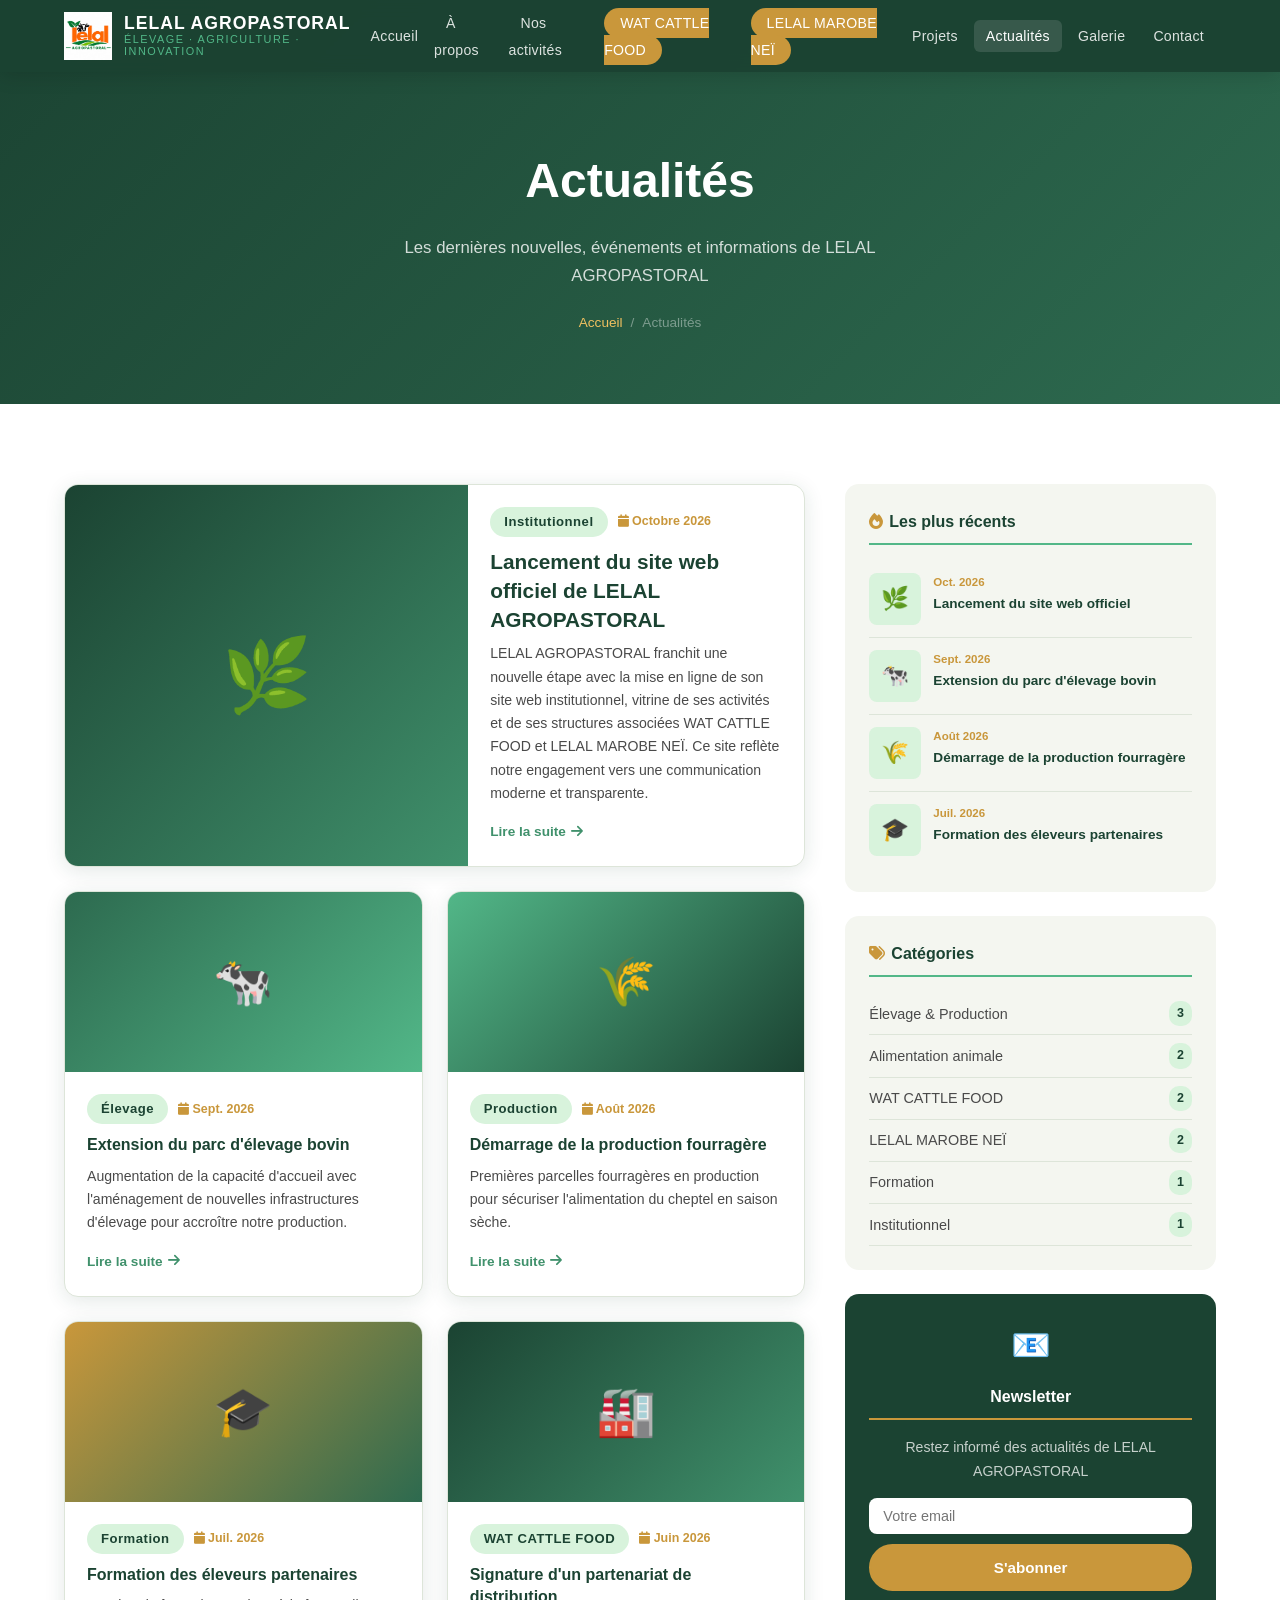
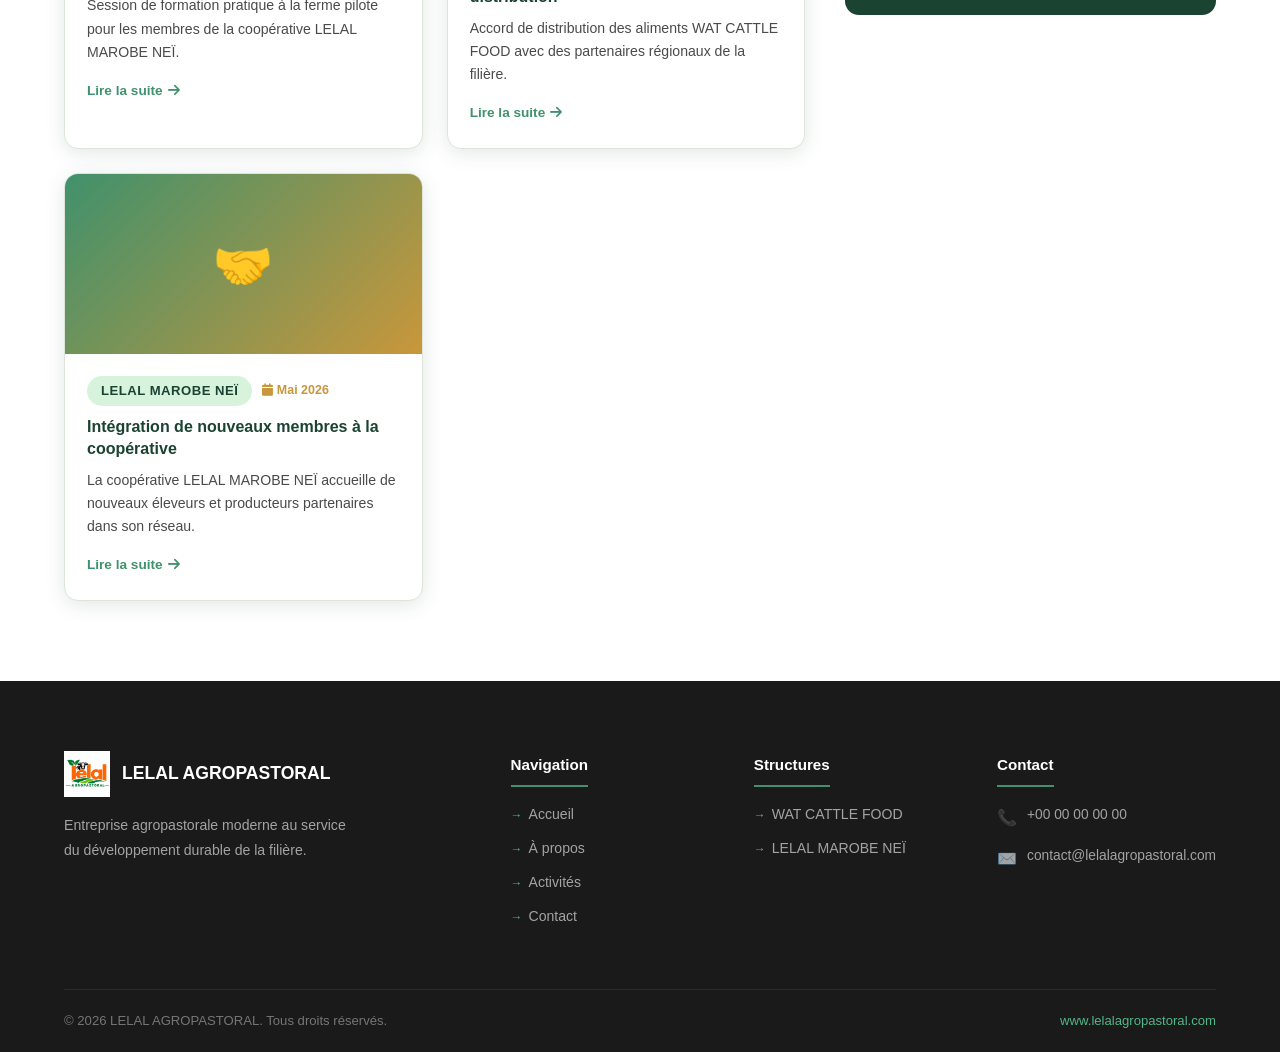
<file: pages/actualites.html>
﻿<!DOCTYPE html>
<html lang="fr">
<head>
  <meta charset="UTF-8" />
  <meta name="viewport" content="width=device-width, initial-scale=1.0" />

  <!-- SEO Principal -->
  <title>Actualités — Nouvelles & informations | LELAL AGROPASTORAL</title>
  <meta name="description" content="Toutes les actualités de LELAL AGROPASTORAL : nouvelles de l'élevage, production, WAT CATTLE FOOD, coopérative LELAL MAROBE NEÏ, formations et événements agropastoraux." />
  <meta name="keywords" content="actualités LELAL AGROPASTORAL, nouvelles élevage, actualité agropastorale, WAT CATTLE FOOD actualité, LELAL MAROBE NEÏ nouvelles" />
  <meta name="author" content="LELAL AGROPASTORAL" />
  <meta name="robots" content="index, follow" />
  <link rel="canonical" href="https://www.lelalagropastoral.com/pages/actualites.html" />

  <!-- Open Graph -->
  <meta property="og:type" content="website" />
  <meta property="og:url" content="https://www.lelalagropastoral.com/pages/actualites.html" />
  <meta property="og:title" content="Actualités — LELAL AGROPASTORAL" />
  <meta property="og:description" content="Les dernières nouvelles et informations de LELAL AGROPASTORAL et de ses structures associées." />
  <meta property="og:image" content="https://www.lelalagropastoral.com/images/og-image.jpg" />
  <meta property="og:locale" content="fr_FR" />
  <meta property="og:site_name" content="LELAL AGROPASTORAL" />

  <!-- Twitter Card -->
  <meta name="twitter:card" content="summary_large_image" />
  <meta name="twitter:title" content="Actualités — LELAL AGROPASTORAL" />
  <meta name="twitter:description" content="Les dernières nouvelles et informations de LELAL AGROPASTORAL." />
  <meta name="twitter:image" content="https://www.lelalagropastoral.com/images/og-image.jpg" />

  <!-- Schema.org — Blog -->
  <script type="application/ld+json">
  {
    "@context": "https://schema.org",
    "@type": "Blog",
    "name": "Actualités LELAL AGROPASTORAL",
    "url": "https://www.lelalagropastoral.com/pages/actualites.html",
    "publisher": {
      "@type": "Organization",
      "name": "LELAL AGROPASTORAL",
      "url": "https://www.lelalagropastoral.com"
    }
  }
  </script>

  <link rel="stylesheet" href="../css/style.css" />
  <link rel="stylesheet" href="https://cdnjs.cloudflare.com/ajax/libs/font-awesome/6.5.0/css/all.min.css" />
  <style>
    .actualites-page { padding: 80px 0; background: var(--blanc); }
    .actu-layout {
      display: grid;
      grid-template-columns: 2fr 1fr;
      gap: 40px;
    }
    .actu-main-grid {
      display: grid;
      grid-template-columns: 1fr 1fr;
      gap: 24px;
    }
    .actu-card {
      background: var(--blanc);
      border-radius: 14px;
      overflow: hidden;
      box-shadow: 0 4px 20px var(--ombre);
      border: 1px solid var(--gris-border);
      transition: all var(--transition);
    }
    .actu-card:hover {
      transform: translateY(-5px);
      box-shadow: 0 14px 40px var(--ombre);
      border-color: var(--vert-accent);
    }
    .actu-card.featured {
      grid-column: span 2;
      display: grid;
      grid-template-columns: 1.2fr 1fr;
    }
    .actu-card-img {
      height: 180px;
      display: flex;
      align-items: center;
      justify-content: center;
      font-size: 3rem;
    }
    .actu-card.featured .actu-card-img { height: 100%; min-height: 200px; font-size: 4.5rem; }
    .actu-card-body { padding: 22px; }
    .actu-card-meta {
      display: flex;
      gap: 10px;
      align-items: center;
      margin-bottom: 10px;
      flex-wrap: wrap;
    }
    .actu-card-meta .date { font-size: 0.78rem; color: var(--or); font-weight: 600; }
    .actu-card-body h3 { font-size: 1rem; font-weight: 700; color: var(--vert-fonce); margin-bottom: 8px; line-height: 1.4; }
    .actu-card.featured .actu-card-body h3 { font-size: 1.3rem; }
    .actu-card-body p { font-size: 0.88rem; color: var(--gris-texte); line-height: 1.65; margin-bottom: 12px; }
    .read-more {
      color: var(--vert-clair);
      font-size: 0.85rem;
      font-weight: 600;
      display: inline-flex;
      align-items: center;
      gap: 5px;
      transition: gap var(--transition), color var(--transition);
    }
    .read-more:hover { gap: 8px; color: var(--or); }
    .sidebar-widget {
      background: var(--gris-clair);
      border-radius: 14px;
      padding: 24px;
      margin-bottom: 24px;
    }
    .sidebar-widget h4 {
      font-size: 1rem;
      font-weight: 700;
      color: var(--vert-fonce);
      margin-bottom: 16px;
      padding-bottom: 8px;
      border-bottom: 2px solid var(--vert-accent);
    }
    .sidebar-actu-item {
      display: flex;
      gap: 12px;
      padding: 12px 0;
      border-bottom: 1px solid var(--gris-border);
      cursor: pointer;
      transition: all var(--transition);
    }
    .sidebar-actu-item:last-child { border-bottom: none; }
    .sidebar-actu-item:hover { transform: translateX(4px); }
    .sidebar-actu-thumb {
      width: 52px;
      height: 52px;
      border-radius: 8px;
      background: var(--vert-pale);
      display: flex;
      align-items: center;
      justify-content: center;
      font-size: 1.4rem;
      flex-shrink: 0;
    }
    .sidebar-actu-text .date { font-size: 0.72rem; color: var(--or); font-weight: 600; }
    .sidebar-actu-text p { font-size: 0.85rem; color: var(--vert-fonce); font-weight: 600; line-height: 1.35; margin-top: 2px; }
    .categories-list li {
      padding: 8px 0;
      border-bottom: 1px solid var(--gris-border);
      display: flex;
      justify-content: space-between;
      align-items: center;
      font-size: 0.9rem;
      color: var(--gris-texte);
      cursor: pointer;
      transition: color var(--transition);
    }
    .categories-list li:hover { color: var(--vert-clair); }
    .categories-list li .count {
      background: var(--vert-pale);
      color: var(--vert-fonce);
      padding: 2px 8px;
      border-radius: 10px;
      font-size: 0.78rem;
      font-weight: 600;
    }
    @media(max-width:1024px) {
      .actu-layout { grid-template-columns: 1fr; }
    }
    @media(max-width:768px) {
      .actu-main-grid { grid-template-columns: 1fr; }
      .actu-card.featured { grid-column: span 1; display: block; }
    }
  </style>
</head>
<body>

  <nav id="navbar">
    <div class="nav-container">
      <a href="../index.html" class="nav-logo">
        <img src="../images/logo-lelal-agropastoral.jpeg" alt="LELAL AGROPASTORAL" />
        <div class="nav-logo-text">
          <span class="brand">LELAL AGROPASTORAL</span>
          <span class="tagline">Élevage · Agriculture · Innovation</span>
        </div>
      </a>
      <ul class="nav-menu">
        <li><a href="../index.html">Accueil</a></li>
        <li><a href="apropos.html">À propos</a></li>
        <li><a href="activites.html">Nos activités</a></li>
        <li class="nav-special"><a href="wat-cattle-food.html">WAT CATTLE FOOD</a></li>
        <li class="nav-special"><a href="lelal-maro-bene.html">LELAL MAROBE NEÏ</a></li>
        <li><a href="projets.html">Projets</a></li>
        <li><a href="actualites.html" class="active">Actualités</a></li>
        <li><a href="galerie.html">Galerie</a></li>
        <li><a href="contact.html">Contact</a></li>
      </ul>
      <button class="hamburger" aria-label="Menu"><span></span><span></span><span></span></button>
    </div>
  </nav>

  <div class="page-hero">
    <h1>Actualités</h1>
    <p>Les dernières nouvelles, événements et informations de LELAL AGROPASTORAL</p>
    <div class="breadcrumb">
      <a href="../index.html">Accueil</a>
      <span>/</span>
      <span>Actualités</span>
    </div>
  </div>

  <section class="actualites-page">
    <div class="container">
      <div class="actu-layout">
        <!-- Articles principaux -->
        <div>
          <div class="actu-main-grid">

            <div class="actu-card featured fade-up">
              <div class="actu-card-img" style="background:linear-gradient(135deg,var(--vert-fonce),var(--vert-clair));">🌿</div>
              <div class="actu-card-body">
                <div class="actu-card-meta">
                  <span class="tag">Institutionnel</span>
                  <span class="date"><i class="fas fa-calendar"></i> Octobre 2026</span>
                </div>
                <h3>Lancement du site web officiel de LELAL AGROPASTORAL</h3>
                <p>LELAL AGROPASTORAL franchit une nouvelle étape avec la mise en ligne de son site web institutionnel, vitrine de ses activités et de ses structures associées WAT CATTLE FOOD et LELAL MAROBE NEÏ. Ce site reflète notre engagement vers une communication moderne et transparente.</p>
                <a href="#" class="read-more">Lire la suite <i class="fas fa-arrow-right"></i></a>
              </div>
            </div>

            <div class="actu-card fade-up">
              <div class="actu-card-img" style="background:linear-gradient(135deg,#2d6a4f,#52b788);">🐄</div>
              <div class="actu-card-body">
                <div class="actu-card-meta">
                  <span class="tag">Élevage</span>
                  <span class="date"><i class="fas fa-calendar"></i> Sept. 2026</span>
                </div>
                <h3>Extension du parc d'élevage bovin</h3>
                <p>Augmentation de la capacité d'accueil avec l'aménagement de nouvelles infrastructures d'élevage pour accroître notre production.</p>
                <a href="#" class="read-more">Lire la suite <i class="fas fa-arrow-right"></i></a>
              </div>
            </div>

            <div class="actu-card fade-up">
              <div class="actu-card-img" style="background:linear-gradient(135deg,#52b788,#1b4332);">🌾</div>
              <div class="actu-card-body">
                <div class="actu-card-meta">
                  <span class="tag">Production</span>
                  <span class="date"><i class="fas fa-calendar"></i> Août 2026</span>
                </div>
                <h3>Démarrage de la production fourragère</h3>
                <p>Premières parcelles fourragères en production pour sécuriser l'alimentation du cheptel en saison sèche.</p>
                <a href="#" class="read-more">Lire la suite <i class="fas fa-arrow-right"></i></a>
              </div>
            </div>

            <div class="actu-card fade-up">
              <div class="actu-card-img" style="background:linear-gradient(135deg,var(--or),#2d6a4f);">🎓</div>
              <div class="actu-card-body">
                <div class="actu-card-meta">
                  <span class="tag">Formation</span>
                  <span class="date"><i class="fas fa-calendar"></i> Juil. 2026</span>
                </div>
                <h3>Formation des éleveurs partenaires</h3>
                <p>Session de formation pratique à la ferme pilote pour les membres de la coopérative LELAL MAROBE NEÏ.</p>
                <a href="#" class="read-more">Lire la suite <i class="fas fa-arrow-right"></i></a>
              </div>
            </div>

            <div class="actu-card fade-up">
              <div class="actu-card-img" style="background:linear-gradient(135deg,#1b4332,#40916c);">🏭</div>
              <div class="actu-card-body">
                <div class="actu-card-meta">
                  <span class="tag">WAT CATTLE FOOD</span>
                  <span class="date"><i class="fas fa-calendar"></i> Juin 2026</span>
                </div>
                <h3>Signature d'un partenariat de distribution</h3>
                <p>Accord de distribution des aliments WAT CATTLE FOOD avec des partenaires régionaux de la filière.</p>
                <a href="#" class="read-more">Lire la suite <i class="fas fa-arrow-right"></i></a>
              </div>
            </div>

            <div class="actu-card fade-up">
              <div class="actu-card-img" style="background:linear-gradient(135deg,#40916c,var(--or));">🤝</div>
              <div class="actu-card-body">
                <div class="actu-card-meta">
                  <span class="tag">LELAL MAROBE NEÏ</span>
                  <span class="date"><i class="fas fa-calendar"></i> Mai 2026</span>
                </div>
                <h3>Intégration de nouveaux membres à la coopérative</h3>
                <p>La coopérative LELAL MAROBE NEÏ accueille de nouveaux éleveurs et producteurs partenaires dans son réseau.</p>
                <a href="#" class="read-more">Lire la suite <i class="fas fa-arrow-right"></i></a>
              </div>
            </div>

          </div>
        </div>

        <!-- Sidebar -->
        <aside>
          <div class="sidebar-widget fade-up">
            <h4><i class="fas fa-fire" style="color:var(--or); margin-right:6px;"></i>Les plus récents</h4>
            <div class="sidebar-actu-item">
              <div class="sidebar-actu-thumb">🌿</div>
              <div class="sidebar-actu-text">
                <div class="date">Oct. 2026</div>
                <p>Lancement du site web officiel</p>
              </div>
            </div>
            <div class="sidebar-actu-item">
              <div class="sidebar-actu-thumb">🐄</div>
              <div class="sidebar-actu-text">
                <div class="date">Sept. 2026</div>
                <p>Extension du parc d'élevage bovin</p>
              </div>
            </div>
            <div class="sidebar-actu-item">
              <div class="sidebar-actu-thumb">🌾</div>
              <div class="sidebar-actu-text">
                <div class="date">Août 2026</div>
                <p>Démarrage de la production fourragère</p>
              </div>
            </div>
            <div class="sidebar-actu-item">
              <div class="sidebar-actu-thumb">🎓</div>
              <div class="sidebar-actu-text">
                <div class="date">Juil. 2026</div>
                <p>Formation des éleveurs partenaires</p>
              </div>
            </div>
          </div>

          <div class="sidebar-widget fade-up">
            <h4><i class="fas fa-tags" style="color:var(--or); margin-right:6px;"></i>Catégories</h4>
            <ul class="categories-list">
              <li><span>Élevage & Production</span><span class="count">3</span></li>
              <li><span>Alimentation animale</span><span class="count">2</span></li>
              <li><span>WAT CATTLE FOOD</span><span class="count">2</span></li>
              <li><span>LELAL MAROBE NEÏ</span><span class="count">2</span></li>
              <li><span>Formation</span><span class="count">1</span></li>
              <li><span>Institutionnel</span><span class="count">1</span></li>
            </ul>
          </div>

          <div class="sidebar-widget fade-up" style="background:var(--vert-fonce); text-align:center;">
            <div style="font-size:2rem; margin-bottom:10px;">📧</div>
            <h4 style="color:var(--blanc); border-color:var(--or);">Newsletter</h4>
            <p style="font-size:0.88rem; color:rgba(255,255,255,0.75); margin-bottom:14px;">Restez informé des actualités de LELAL AGROPASTORAL</p>
            <input type="email" placeholder="Votre email" style="width:100%; padding:10px 14px; border-radius:8px; border:none; margin-bottom:10px; font-size:0.9rem;" />
            <button class="btn btn-or" style="width:100%;">S'abonner</button>
          </div>
        </aside>
      </div>
    </div>
  </section>

  <footer>
    <div class="container">
      <div class="footer-grid">
        <div class="footer-brand">
          <a href="../index.html" class="brand-logo">
            <img src="../images/logo-lelal-agropastoral.jpeg" alt="LELAL AGROPASTORAL" />
            <span class="brand-name">LELAL AGROPASTORAL</span>
          </a>
          <p>Entreprise agropastorale moderne au service du développement durable de la filière.</p>
        </div>
        <div class="footer-col"><h4>Navigation</h4><ul>
          <li><a href="../index.html">Accueil</a></li>
          <li><a href="apropos.html">À propos</a></li>
          <li><a href="activites.html">Activités</a></li>
          <li><a href="contact.html">Contact</a></li>
        </ul></div>
        <div class="footer-col"><h4>Structures</h4><ul>
          <li><a href="wat-cattle-food.html">WAT CATTLE FOOD</a></li>
          <li><a href="lelal-maro-bene.html">LELAL MAROBE NEÏ</a></li>
        </ul></div>
        <div class="footer-col"><h4>Contact</h4>
          <div class="footer-contact-item"><span class="icon">📞</span><span>+00 00 00 00 00</span></div>
          <div class="footer-contact-item"><span class="icon">✉️</span><span>contact@lelalagropastoral.com</span></div>
        </div>
      </div>
      <div class="footer-bottom">
        <p>© 2026 LELAL AGROPASTORAL. Tous droits réservés.</p>
        <p><a href="../index.html">www.lelalagropastoral.com</a></p>
      </div>
    </div>
  </footer>

  <div class="mobile-actions">
    <a href="tel:+00000000000" class="mobile-btn call"><i class="fas fa-phone"></i></a>
    <a href="https://wa.me/22893623794" class="mobile-btn whatsapp" target="_blank"><i class="fab fa-whatsapp"></i></a>
  </div>

  <script src="../js/main.js"></script>
</body>
</html>
</file>
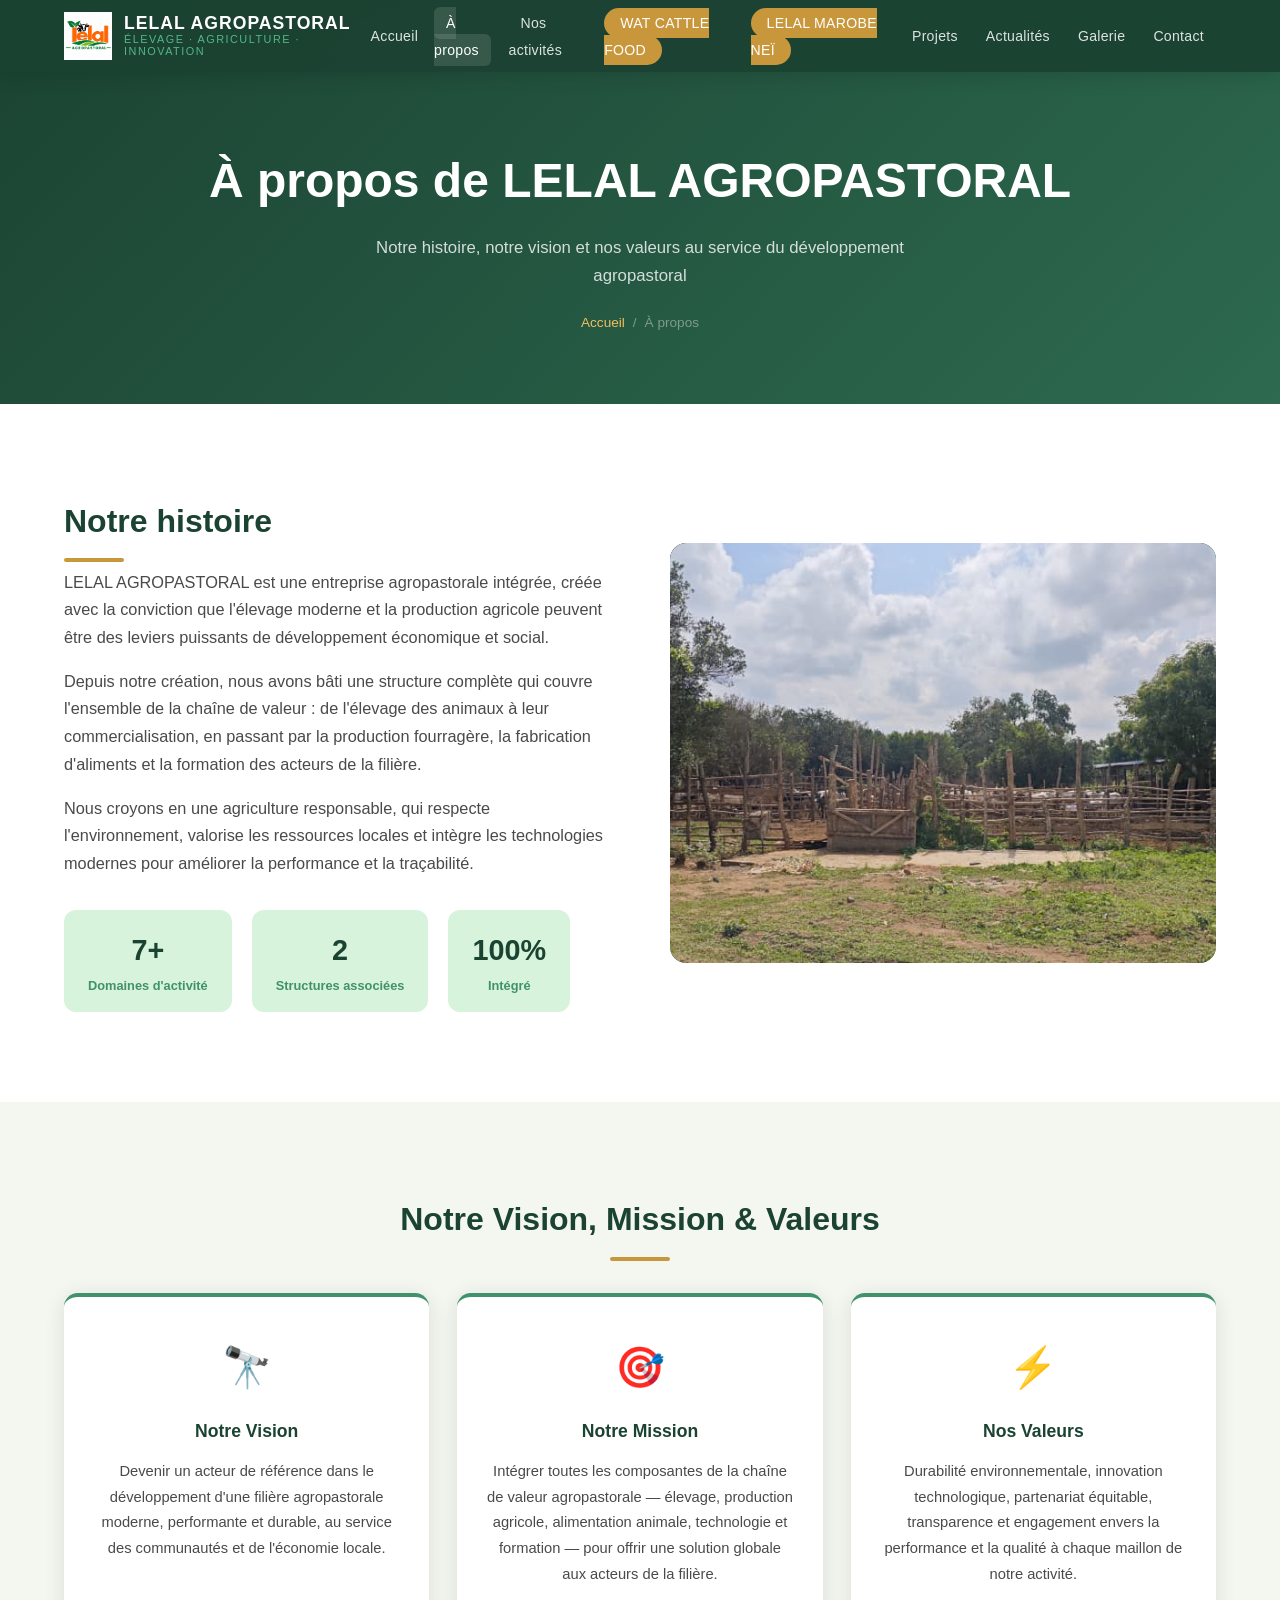
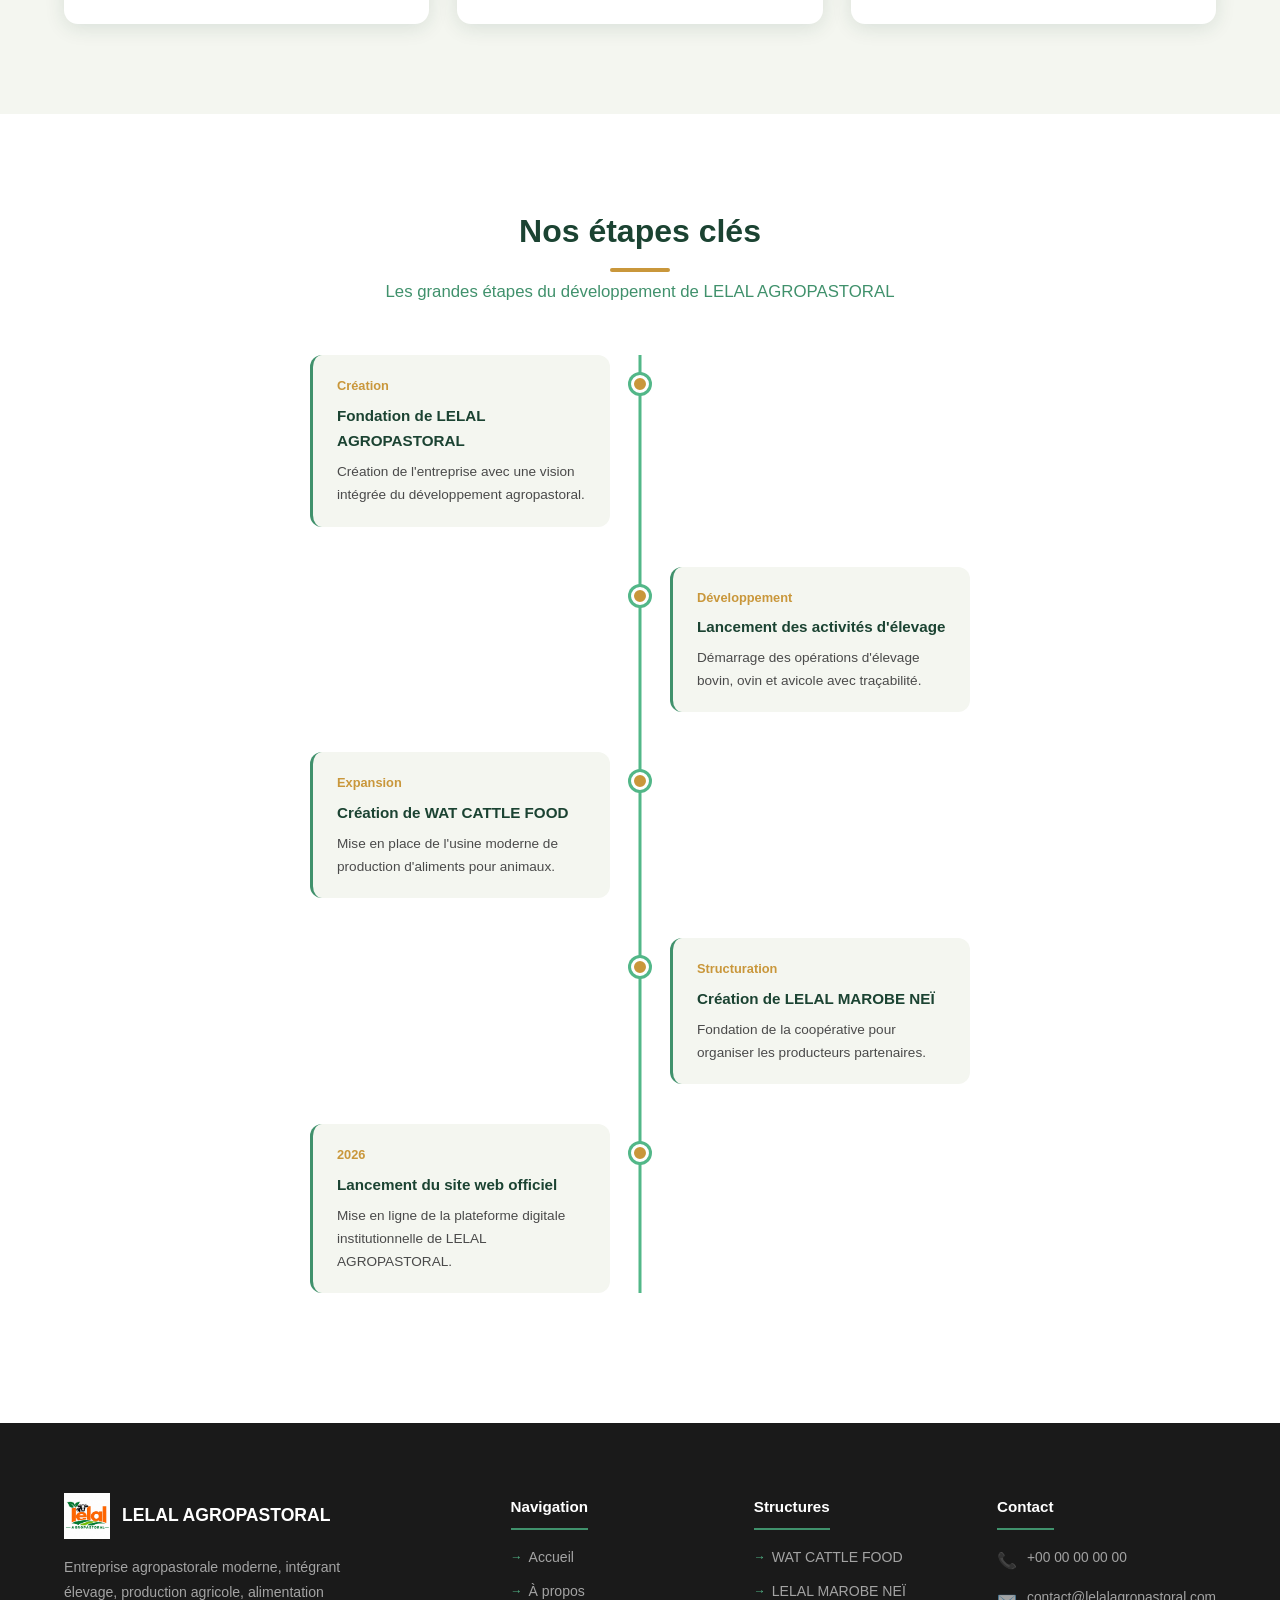
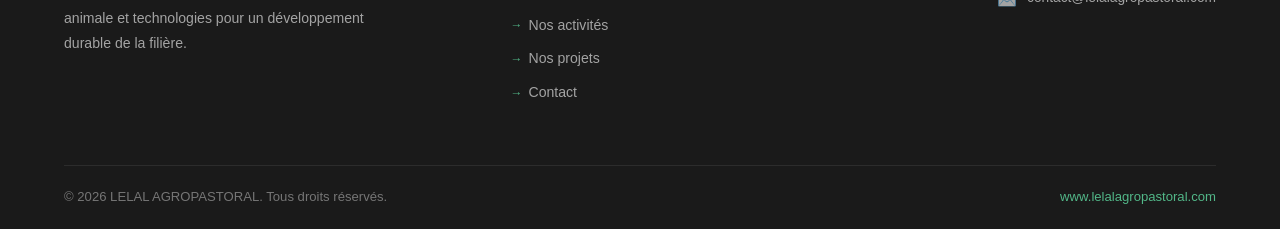
<file: pages/apropos.html>
﻿<!DOCTYPE html>
<html lang="fr">
<head>
  <meta charset="UTF-8" />
  <meta name="viewport" content="width=device-width, initial-scale=1.0" />

  <!-- SEO Principal -->
  <title>À propos de LELAL AGROPASTORAL — Notre histoire & vision agropastorale</title>
  <meta name="description" content="Découvrez l'histoire, la vision et les valeurs de LELAL AGROPASTORAL. Une entreprise agropastorale intégrée au service du développement durable de l'élevage et de l'agriculture." />
  <meta name="keywords" content="LELAL AGROPASTORAL, à propos, histoire entreprise, vision agropastorale, valeurs élevage, développement durable agriculture" />
  <meta name="author" content="LELAL AGROPASTORAL" />
  <meta name="robots" content="index, follow" />
  <link rel="canonical" href="https://www.lelalagropastoral.com/pages/apropos.html" />

  <!-- Open Graph -->
  <meta property="og:type" content="website" />
  <meta property="og:url" content="https://www.lelalagropastoral.com/pages/apropos.html" />
  <meta property="og:title" content="À propos de LELAL AGROPASTORAL — Notre histoire & vision" />
  <meta property="og:description" content="Découvrez l'histoire, la vision et les valeurs de LELAL AGROPASTORAL, entreprise agropastorale moderne." />
  <meta property="og:image" content="https://www.lelalagropastoral.com/images/og-image.jpg" />
  <meta property="og:locale" content="fr_FR" />
  <meta property="og:site_name" content="LELAL AGROPASTORAL" />

  <!-- Twitter Card -->
  <meta name="twitter:card" content="summary_large_image" />
  <meta name="twitter:title" content="À propos de LELAL AGROPASTORAL" />
  <meta name="twitter:description" content="Découvrez l'histoire, la vision et les valeurs de LELAL AGROPASTORAL." />
  <meta name="twitter:image" content="https://www.lelalagropastoral.com/images/og-image.jpg" />

  <!-- Schema.org — AboutPage -->
  <script type="application/ld+json">
  {
    "@context": "https://schema.org",
    "@type": "AboutPage",
    "name": "À propos de LELAL AGROPASTORAL",
    "url": "https://www.lelalagropastoral.com/pages/apropos.html",
    "description": "Histoire, vision et valeurs de LELAL AGROPASTORAL, entreprise agropastorale moderne.",
    "isPartOf": {
      "@type": "WebSite",
      "name": "LELAL AGROPASTORAL",
      "url": "https://www.lelalagropastoral.com"
    }
  }
  </script>

  <link rel="stylesheet" href="../css/style.css" />
  <link rel="stylesheet" href="https://cdnjs.cloudflare.com/ajax/libs/font-awesome/6.5.0/css/all.min.css" />
  <style>
    .about-mission {
      padding: 90px 0;
      background: var(--blanc);
    }
    .mission-grid {
      display: grid;
      grid-template-columns: 1fr 1fr;
      gap: 60px;
      align-items: center;
    }
    .mission-img {
      border-radius: 16px;
      background: linear-gradient(135deg, var(--vert-fonce), var(--vert-clair));
      height: 420px;
      display: flex;
      align-items: center;
      justify-content: center;
      font-size: 6rem;
    }
    .vision-mission-section {
      padding: 90px 0;
      background: var(--gris-clair);
    }
    .vm-grid {
      display: grid;
      grid-template-columns: repeat(3, 1fr);
      gap: 28px;
      margin-top: 2rem;
    }
    .vm-card {
      background: var(--blanc);
      border-radius: 14px;
      padding: 36px 28px;
      text-align: center;
      box-shadow: 0 4px 20px var(--ombre);
      border-top: 4px solid var(--vert-clair);
      transition: transform var(--transition);
    }
    .vm-card:hover { transform: translateY(-5px); }
    .vm-card .vm-icon {
      font-size: 2.5rem;
      margin-bottom: 16px;
    }
    .vm-card h3 {
      font-size: 1.1rem;
      font-weight: 700;
      color: var(--vert-fonce);
      margin-bottom: 12px;
    }
    .vm-card p {
      font-size: 0.92rem;
      color: var(--gris-texte);
      line-height: 1.75;
    }
    .timeline-section {
      padding: 90px 0;
      background: var(--blanc);
    }
    .timeline {
      position: relative;
      max-width: 800px;
      margin: 3rem auto 0;
    }
    .timeline::before {
      content: '';
      position: absolute;
      left: 50%;
      top: 0;
      bottom: 0;
      width: 3px;
      background: var(--vert-accent);
      transform: translateX(-50%);
    }
    .timeline-item {
      display: flex;
      justify-content: flex-end;
      padding-right: calc(50% + 30px);
      margin-bottom: 40px;
      position: relative;
    }
    .timeline-item:nth-child(even) {
      justify-content: flex-start;
      padding-right: 0;
      padding-left: calc(50% + 30px);
    }
    .timeline-dot {
      position: absolute;
      left: 50%;
      top: 20px;
      transform: translateX(-50%);
      width: 18px;
      height: 18px;
      background: var(--or);
      border-radius: 50%;
      border: 3px solid var(--blanc);
      box-shadow: 0 0 0 3px var(--vert-accent);
    }
    .timeline-card {
      background: var(--gris-clair);
      border-radius: 12px;
      padding: 20px 24px;
      max-width: 300px;
      border-left: 3px solid var(--vert-clair);
    }
    .timeline-card .year {
      font-size: 0.8rem;
      color: var(--or);
      font-weight: 700;
      margin-bottom: 6px;
    }
    .timeline-card h4 {
      font-size: 0.95rem;
      font-weight: 700;
      color: var(--vert-fonce);
      margin-bottom: 6px;
    }
    .timeline-card p {
      font-size: 0.85rem;
      color: var(--gris-texte);
    }
    @media(max-width:768px) {
      .mission-grid { grid-template-columns: 1fr; }
      .vm-grid { grid-template-columns: 1fr; }
      .timeline::before { left: 20px; }
      .timeline-item, .timeline-item:nth-child(even) {
        padding-left: 50px;
        padding-right: 0;
        justify-content: flex-start;
      }
      .timeline-dot { left: 20px; }
    }
  </style>
</head>
<body>

  <!-- NAVBAR -->
  <nav id="navbar">
    <div class="nav-container">
      <a href="../index.html" class="nav-logo">
        <img src="../images/logo-lelal-agropastoral.jpeg" alt="LELAL AGROPASTORAL" />
        <div class="nav-logo-text">
          <span class="brand">LELAL AGROPASTORAL</span>
          <span class="tagline">Élevage · Agriculture · Innovation</span>
        </div>
      </a>
      <ul class="nav-menu">
        <li><a href="../index.html">Accueil</a></li>
        <li><a href="apropos.html" class="active">À propos</a></li>
        <li><a href="activites.html">Nos activités</a></li>
        <li class="nav-special"><a href="wat-cattle-food.html">WAT CATTLE FOOD</a></li>
        <li class="nav-special"><a href="lelal-maro-bene.html">LELAL MAROBE NEÏ</a></li>
        <li><a href="projets.html">Projets</a></li>
        <li><a href="actualites.html">Actualités</a></li>
        <li><a href="galerie.html">Galerie</a></li>
        <li><a href="contact.html">Contact</a></li>
      </ul>
      <button class="hamburger" aria-label="Menu"><span></span><span></span><span></span></button>
    </div>
  </nav>

  <!-- PAGE HERO -->
  <div class="page-hero">
    <h1>À propos de LELAL AGROPASTORAL</h1>
    <p>Notre histoire, notre vision et nos valeurs au service du développement agropastoral</p>
    <div class="breadcrumb">
      <a href="../index.html">Accueil</a>
      <span>/</span>
      <span>À propos</span>
    </div>
  </div>

  <!-- QUI SOMMES-NOUS -->
  <section class="about-mission">
    <div class="container">
      <div class="mission-grid">
        <div class="fade-up">
          <h2 class="section-title">Notre histoire</h2>
          <p style="margin-bottom:1rem; font-size:1.02rem;">LELAL AGROPASTORAL est une entreprise agropastorale intégrée, créée avec la conviction que l'élevage moderne et la production agricole peuvent être des leviers puissants de développement économique et social.</p>
          <p style="margin-bottom:1rem; font-size:1.02rem;">Depuis notre création, nous avons bâti une structure complète qui couvre l'ensemble de la chaîne de valeur : de l'élevage des animaux à leur commercialisation, en passant par la production fourragère, la fabrication d'aliments et la formation des acteurs de la filière.</p>
          <p style="font-size:1.02rem;">Nous croyons en une agriculture responsable, qui respecte l'environnement, valorise les ressources locales et intègre les technologies modernes pour améliorer la performance et la traçabilité.</p>
          <div style="margin-top: 2rem; display: flex; gap: 20px; flex-wrap: wrap;">
            <div style="text-align:center; padding: 16px 24px; background:var(--vert-pale); border-radius:12px;">
              <div style="font-size:1.8rem; font-weight:800; color:var(--vert-fonce);">7+</div>
              <div style="font-size:0.8rem; color:var(--vert-clair); font-weight:600;">Domaines d'activité</div>
            </div>
            <div style="text-align:center; padding: 16px 24px; background:var(--vert-pale); border-radius:12px;">
              <div style="font-size:1.8rem; font-weight:800; color:var(--vert-fonce);">2</div>
              <div style="font-size:0.8rem; color:var(--vert-clair); font-weight:600;">Structures associées</div>
            </div>
            <div style="text-align:center; padding: 16px 24px; background:var(--vert-pale); border-radius:12px;">
              <div style="font-size:1.8rem; font-weight:800; color:var(--vert-fonce);">100%</div>
              <div style="font-size:0.8rem; color:var(--vert-clair); font-weight:600;">Intégré</div>
            </div>
          </div>
        </div>
        <div class="mission-img fade-up" style="padding:0; overflow:hidden;">
          <img src="../images/photo-07.jpeg" alt="Enclos élevage LELAL AGROPASTORAL" style="width:100%; height:420px; object-fit:cover; border-radius:16px;" />
        </div>
      </div>
    </div>
  </section>

  <!-- VISION / MISSION / VALEURS -->
  <section class="vision-mission-section">
    <div class="container">
      <h2 class="section-title center fade-up">Notre Vision, Mission & Valeurs</h2>
      <div class="vm-grid">
        <div class="vm-card fade-up">
          <div class="vm-icon">🔭</div>
          <h3>Notre Vision</h3>
          <p>Devenir un acteur de référence dans le développement d'une filière agropastorale moderne, performante et durable, au service des communautés et de l'économie locale.</p>
        </div>
        <div class="vm-card fade-up">
          <div class="vm-icon">🎯</div>
          <h3>Notre Mission</h3>
          <p>Intégrer toutes les composantes de la chaîne de valeur agropastorale — élevage, production agricole, alimentation animale, technologie et formation — pour offrir une solution globale aux acteurs de la filière.</p>
        </div>
        <div class="vm-card fade-up">
          <div class="vm-icon">⚡</div>
          <h3>Nos Valeurs</h3>
          <p>Durabilité environnementale, innovation technologique, partenariat équitable, transparence et engagement envers la performance et la qualité à chaque maillon de notre activité.</p>
        </div>
      </div>
    </div>
  </section>

  <!-- TIMELINE -->
  <section class="timeline-section">
    <div class="container">
      <h2 class="section-title center fade-up">Nos étapes clés</h2>
      <p class="section-subtitle center fade-up">Les grandes étapes du développement de LELAL AGROPASTORAL</p>
      <div class="timeline">
        <div class="timeline-item fade-up">
          <div class="timeline-dot"></div>
          <div class="timeline-card">
            <div class="year">Création</div>
            <h4>Fondation de LELAL AGROPASTORAL</h4>
            <p>Création de l'entreprise avec une vision intégrée du développement agropastoral.</p>
          </div>
        </div>
        <div class="timeline-item fade-up">
          <div class="timeline-dot"></div>
          <div class="timeline-card">
            <div class="year">Développement</div>
            <h4>Lancement des activités d'élevage</h4>
            <p>Démarrage des opérations d'élevage bovin, ovin et avicole avec traçabilité.</p>
          </div>
        </div>
        <div class="timeline-item fade-up">
          <div class="timeline-dot"></div>
          <div class="timeline-card">
            <div class="year">Expansion</div>
            <h4>Création de WAT CATTLE FOOD</h4>
            <p>Mise en place de l'usine moderne de production d'aliments pour animaux.</p>
          </div>
        </div>
        <div class="timeline-item fade-up">
          <div class="timeline-dot"></div>
          <div class="timeline-card">
            <div class="year">Structuration</div>
            <h4>Création de LELAL MAROBE NEÏ</h4>
            <p>Fondation de la coopérative pour organiser les producteurs partenaires.</p>
          </div>
        </div>
        <div class="timeline-item fade-up">
          <div class="timeline-dot"></div>
          <div class="timeline-card">
            <div class="year">2026</div>
            <h4>Lancement du site web officiel</h4>
            <p>Mise en ligne de la plateforme digitale institutionnelle de LELAL AGROPASTORAL.</p>
          </div>
        </div>
      </div>
    </div>
  </section>

  <!-- FOOTER -->
  <footer>
    <div class="container">
      <div class="footer-grid">
        <div class="footer-brand">
          <a href="../index.html" class="brand-logo">
            <img src="../images/logo-lelal-agropastoral.jpeg" alt="LELAL AGROPASTORAL" />
            <span class="brand-name">LELAL AGROPASTORAL</span>
          </a>
          <p>Entreprise agropastorale moderne, intégrant élevage, production agricole, alimentation animale et technologies pour un développement durable de la filière.</p>
        </div>
        <div class="footer-col">
          <h4>Navigation</h4>
          <ul>
            <li><a href="../index.html">Accueil</a></li>
            <li><a href="apropos.html">À propos</a></li>
            <li><a href="activites.html">Nos activités</a></li>
            <li><a href="projets.html">Nos projets</a></li>
            <li><a href="contact.html">Contact</a></li>
          </ul>
        </div>
        <div class="footer-col">
          <h4>Structures</h4>
          <ul>
            <li><a href="wat-cattle-food.html">WAT CATTLE FOOD</a></li>
            <li><a href="lelal-maro-bene.html">LELAL MAROBE NEÏ</a></li>
          </ul>
        </div>
        <div class="footer-col">
          <h4>Contact</h4>
          <div class="footer-contact-item"><span class="icon">📞</span><span>+00 00 00 00 00</span></div>
          <div class="footer-contact-item"><span class="icon">✉️</span><span>contact@lelalagropastoral.com</span></div>
        </div>
      </div>
      <div class="footer-bottom">
        <p>© 2026 LELAL AGROPASTORAL. Tous droits réservés.</p>
        <p><a href="../index.html">www.lelalagropastoral.com</a></p>
      </div>
    </div>
  </footer>

  <div class="mobile-actions">
    <a href="tel:+00000000000" class="mobile-btn call"><i class="fas fa-phone"></i></a>
    <a href="https://wa.me/22893623794" class="mobile-btn whatsapp" target="_blank"><i class="fab fa-whatsapp"></i></a>
  </div>

  <script src="../js/main.js"></script>
</body>
</html>
</file>
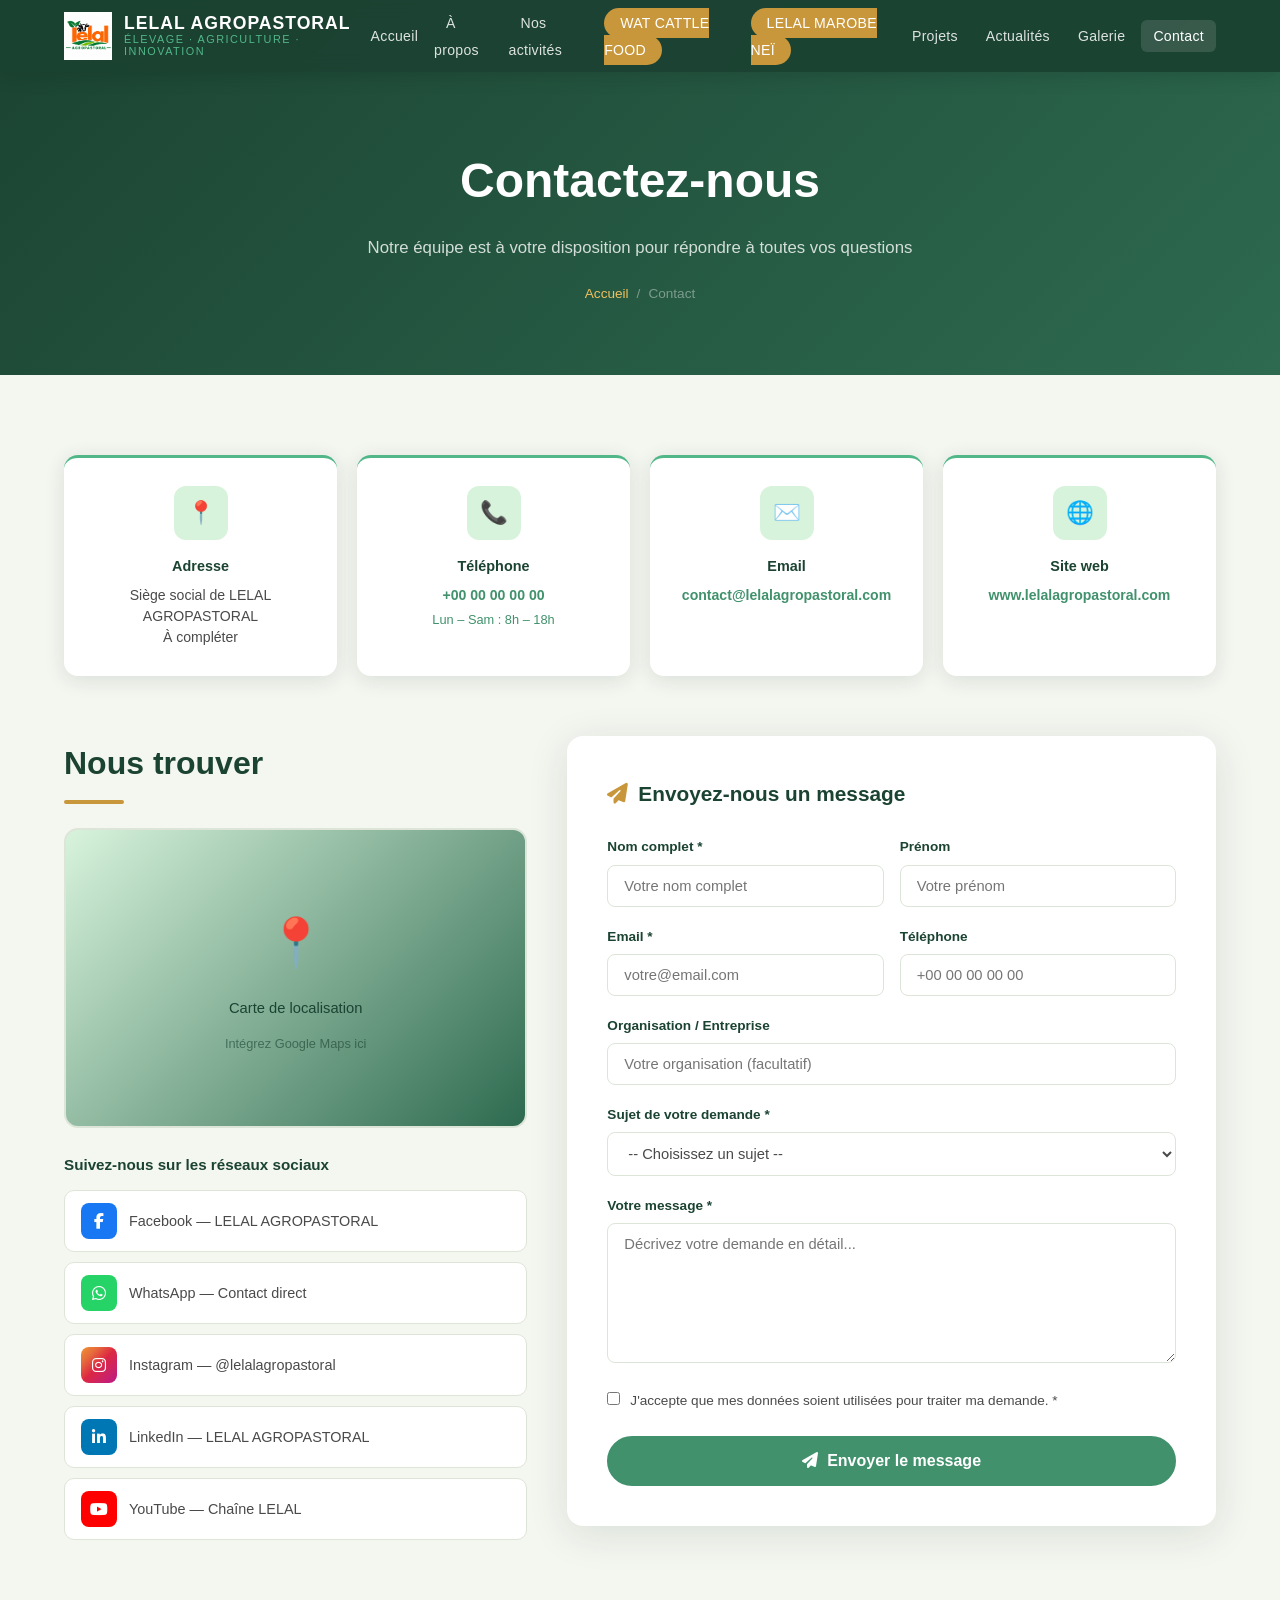
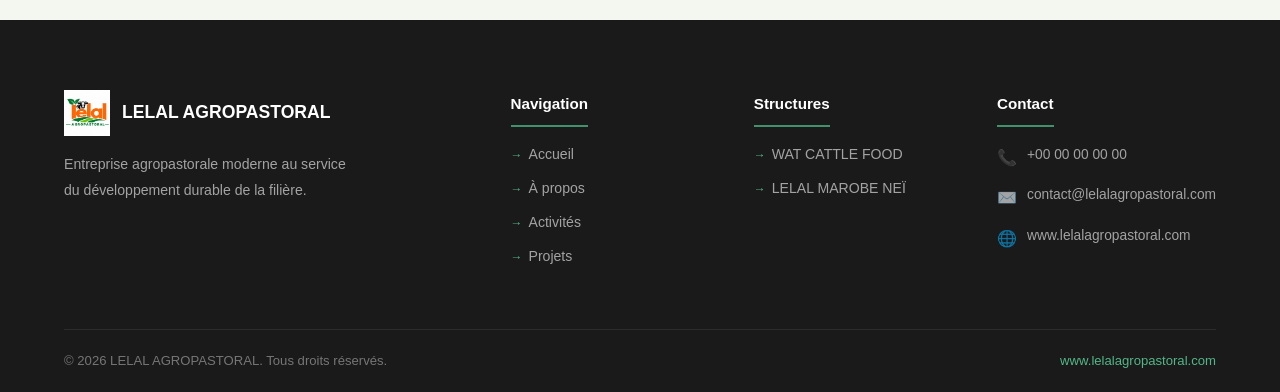
<file: pages/contact.html>
﻿<!DOCTYPE html>
<html lang="fr">
<head>
  <meta charset="UTF-8" />
  <meta name="viewport" content="width=device-width, initial-scale=1.0" />

  <!-- SEO Principal -->
  <title>Contact — LELAL AGROPASTORAL | Élevage & Agriculture</title>
  <meta name="description" content="Contactez LELAL AGROPASTORAL pour toute demande d'information, partenariat, commande WAT CATTLE FOOD ou adhésion à la coopérative LELAL MAROBE NEÏ. Formulaire de contact, téléphone et localisation." />
  <meta name="keywords" content="contact LELAL AGROPASTORAL, contacter élevage, demande partenariat agropastoral, contact WAT CATTLE FOOD, adhésion coopérative MAROBE NEÏ" />
  <meta name="author" content="LELAL AGROPASTORAL" />
  <meta name="robots" content="index, follow" />
  <link rel="canonical" href="https://www.lelalagropastoral.com/pages/contact.html" />

  <!-- Open Graph -->
  <meta property="og:type" content="website" />
  <meta property="og:url" content="https://www.lelalagropastoral.com/pages/contact.html" />
  <meta property="og:title" content="Contactez LELAL AGROPASTORAL" />
  <meta property="og:description" content="Notre équipe est à votre disposition pour toute demande d'information, partenariat ou commande." />
  <meta property="og:image" content="https://www.lelalagropastoral.com/images/og-image.jpg" />
  <meta property="og:locale" content="fr_FR" />
  <meta property="og:site_name" content="LELAL AGROPASTORAL" />

  <!-- Twitter Card -->
  <meta name="twitter:card" content="summary_large_image" />
  <meta name="twitter:title" content="Contact — LELAL AGROPASTORAL" />
  <meta name="twitter:description" content="Contactez LELAL AGROPASTORAL pour toute demande d'information ou de partenariat." />
  <meta name="twitter:image" content="https://www.lelalagropastoral.com/images/og-image.jpg" />

  <!-- Schema.org — ContactPage -->
  <script type="application/ld+json">
  {
    "@context": "https://schema.org",
    "@type": "ContactPage",
    "name": "Contact LELAL AGROPASTORAL",
    "url": "https://www.lelalagropastoral.com/pages/contact.html",
    "description": "Page de contact de LELAL AGROPASTORAL.",
    "isPartOf": {
      "@type": "WebSite",
      "name": "LELAL AGROPASTORAL",
      "url": "https://www.lelalagropastoral.com"
    }
  }
  </script>

  <link rel="stylesheet" href="../css/style.css" />
  <link rel="stylesheet" href="https://cdnjs.cloudflare.com/ajax/libs/font-awesome/6.5.0/css/all.min.css" />
  <style>
    .contact-page { padding: 80px 0; background: var(--gris-clair); }
    .contact-cards {
      display: grid;
      grid-template-columns: repeat(4, 1fr);
      gap: 20px;
      margin-bottom: 60px;
    }
    .contact-card {
      background: var(--blanc);
      border-radius: 14px;
      padding: 28px 20px;
      text-align: center;
      box-shadow: 0 4px 20px var(--ombre);
      transition: transform var(--transition);
      border-top: 3px solid var(--vert-accent);
    }
    .contact-card:hover { transform: translateY(-4px); }
    .contact-card .icon {
      width: 54px;
      height: 54px;
      background: var(--vert-pale);
      border-radius: 12px;
      display: flex;
      align-items: center;
      justify-content: center;
      font-size: 1.4rem;
      margin: 0 auto 14px;
    }
    .contact-card h4 {
      font-size: 0.9rem;
      font-weight: 700;
      color: var(--vert-fonce);
      margin-bottom: 6px;
    }
    .contact-card p {
      font-size: 0.88rem;
      color: var(--gris-texte);
      line-height: 1.5;
    }
    .contact-card a {
      color: var(--vert-clair);
      font-weight: 600;
    }
    .contact-main-grid {
      display: grid;
      grid-template-columns: 1fr 1.4fr;
      gap: 40px;
      align-items: start;
    }
    .map-container {
      border-radius: 14px;
      overflow: hidden;
      height: 300px;
      background: linear-gradient(135deg, var(--vert-pale), var(--vert-moyen));
      display: flex;
      align-items: center;
      justify-content: center;
      flex-direction: column;
      gap: 12px;
      color: var(--vert-fonce);
      margin-top: 24px;
      border: 2px solid var(--gris-border);
    }
    .map-container .map-icon { font-size: 3rem; }
    .map-container p { font-size: 0.92rem; font-weight: 500; }
    .social-section {
      margin-top: 24px;
    }
    .social-section h4 {
      font-size: 0.95rem;
      font-weight: 700;
      color: var(--vert-fonce);
      margin-bottom: 12px;
    }
    .social-full {
      display: flex;
      flex-direction: column;
      gap: 10px;
    }
    .social-full-link {
      display: flex;
      align-items: center;
      gap: 12px;
      padding: 12px 16px;
      background: var(--blanc);
      border-radius: 10px;
      color: var(--gris-texte);
      text-decoration: none;
      font-size: 0.9rem;
      transition: all var(--transition);
      border: 1px solid var(--gris-border);
    }
    .social-full-link:hover {
      background: var(--vert-pale);
      border-color: var(--vert-accent);
      color: var(--vert-fonce);
      transform: translateX(4px);
    }
    .social-full-link .s-icon {
      width: 36px;
      height: 36px;
      border-radius: 8px;
      display: flex;
      align-items: center;
      justify-content: center;
      color: var(--blanc);
      font-size: 1rem;
    }
    .contact-form-full {
      background: var(--blanc);
      border-radius: 16px;
      padding: 40px;
      box-shadow: 0 8px 40px var(--ombre);
    }
    .contact-form-full h3 {
      font-size: 1.3rem;
      font-weight: 700;
      color: var(--vert-fonce);
      margin-bottom: 1.5rem;
    }
    @media(max-width:1024px) {
      .contact-cards { grid-template-columns: repeat(2, 1fr); }
    }
    @media(max-width:768px) {
      .contact-cards { grid-template-columns: 1fr 1fr; }
      .contact-main-grid { grid-template-columns: 1fr; }
      .contact-form-full { padding: 24px; }
    }
    @media(max-width:480px) {
      .contact-cards { grid-template-columns: 1fr; }
    }
  </style>
</head>
<body>

  <nav id="navbar">
    <div class="nav-container">
      <a href="../index.html" class="nav-logo">
        <img src="../images/logo-lelal-agropastoral.jpeg" alt="LELAL AGROPASTORAL" />
        <div class="nav-logo-text">
          <span class="brand">LELAL AGROPASTORAL</span>
          <span class="tagline">Élevage · Agriculture · Innovation</span>
        </div>
      </a>
      <ul class="nav-menu">
        <li><a href="../index.html">Accueil</a></li>
        <li><a href="apropos.html">À propos</a></li>
        <li><a href="activites.html">Nos activités</a></li>
        <li class="nav-special"><a href="wat-cattle-food.html">WAT CATTLE FOOD</a></li>
        <li class="nav-special"><a href="lelal-maro-bene.html">LELAL MAROBE NEÏ</a></li>
        <li><a href="projets.html">Projets</a></li>
        <li><a href="actualites.html">Actualités</a></li>
        <li><a href="galerie.html">Galerie</a></li>
        <li><a href="contact.html" class="active">Contact</a></li>
      </ul>
      <button class="hamburger" aria-label="Menu"><span></span><span></span><span></span></button>
    </div>
  </nav>

  <div class="page-hero">
    <h1>Contactez-nous</h1>
    <p>Notre équipe est à votre disposition pour répondre à toutes vos questions</p>
    <div class="breadcrumb">
      <a href="../index.html">Accueil</a>
      <span>/</span>
      <span>Contact</span>
    </div>
  </div>

  <section class="contact-page">
    <div class="container">

      <!-- Cartes de contact rapide -->
      <div class="contact-cards">
        <div class="contact-card fade-up">
          <div class="icon">📍</div>
          <h4>Adresse</h4>
          <p>Siège social de LELAL AGROPASTORAL<br />À compléter</p>
        </div>
        <div class="contact-card fade-up">
          <div class="icon">📞</div>
          <h4>Téléphone</h4>
          <p><a href="tel:+00000000000">+00 00 00 00 00</a></p>
          <p style="margin-top:4px; font-size:0.8rem; color:var(--vert-clair);">Lun – Sam : 8h – 18h</p>
        </div>
        <div class="contact-card fade-up">
          <div class="icon">✉️</div>
          <h4>Email</h4>
          <p><a href="mailto:contact@lelalagropastoral.com">contact@lelalagropastoral.com</a></p>
        </div>
        <div class="contact-card fade-up">
          <div class="icon">🌐</div>
          <h4>Site web</h4>
          <p><a href="https://www.lelalagropastoral.com" target="_blank">www.lelalagropastoral.com</a></p>
        </div>
      </div>

      <!-- Grille principale -->
      <div class="contact-main-grid">

        <!-- Infos + carte + réseaux -->
        <div>
          <h2 class="section-title fade-up">Nous trouver</h2>

          <div class="map-container fade-up">
            <div class="map-icon">📍</div>
            <p>Carte de localisation</p>
            <p style="font-size:0.8rem; color:rgba(27,67,50,0.6);">Intégrez Google Maps ici</p>
          </div>

          <div class="social-section fade-up">
            <h4>Suivez-nous sur les réseaux sociaux</h4>
            <div class="social-full">
              <a href="#" class="social-full-link">
                <span class="s-icon" style="background:#1877f2;"><i class="fab fa-facebook-f"></i></span>
                <span>Facebook — LELAL AGROPASTORAL</span>
              </a>
              <a href="https://wa.me/22893623794" class="social-full-link" target="_blank">
                <span class="s-icon" style="background:#25d366;"><i class="fab fa-whatsapp"></i></span>
                <span>WhatsApp — Contact direct</span>
              </a>
              <a href="#" class="social-full-link">
                <span class="s-icon" style="background:linear-gradient(135deg,#f09433,#e6683c,#dc2743,#cc2366,#bc1888);"><i class="fab fa-instagram"></i></span>
                <span>Instagram — @lelalagropastoral</span>
              </a>
              <a href="#" class="social-full-link">
                <span class="s-icon" style="background:#0077b5;"><i class="fab fa-linkedin-in"></i></span>
                <span>LinkedIn — LELAL AGROPASTORAL</span>
              </a>
              <a href="#" class="social-full-link">
                <span class="s-icon" style="background:#ff0000;"><i class="fab fa-youtube"></i></span>
                <span>YouTube — Chaîne LELAL</span>
              </a>
            </div>
          </div>
        </div>

        <!-- Formulaire complet -->
        <div class="contact-form-full fade-up">
          <h3><i class="fas fa-paper-plane" style="color:var(--or); margin-right:10px;"></i>Envoyez-nous un message</h3>
          <form id="contactForm">
            <div class="form-row">
              <div class="form-group">
                <label for="nom">Nom complet *</label>
                <input type="text" id="nom" name="nom" placeholder="Votre nom complet" required />
              </div>
              <div class="form-group">
                <label for="prenom">Prénom</label>
                <input type="text" id="prenom" name="prenom" placeholder="Votre prénom" />
              </div>
            </div>
            <div class="form-row">
              <div class="form-group">
                <label for="email">Email *</label>
                <input type="email" id="email" name="email" placeholder="votre@email.com" required />
              </div>
              <div class="form-group">
                <label for="telephone">Téléphone</label>
                <input type="tel" id="telephone" name="telephone" placeholder="+00 00 00 00 00" />
              </div>
            </div>
            <div class="form-group">
              <label for="organisation">Organisation / Entreprise</label>
              <input type="text" id="organisation" name="organisation" placeholder="Votre organisation (facultatif)" />
            </div>
            <div class="form-group">
              <label for="sujet">Sujet de votre demande *</label>
              <select id="sujet" name="sujet" required>
                <option value="">-- Choisissez un sujet --</option>
                <option value="info">Demande d'informations générales</option>
                <option value="partenariat">Proposition de partenariat</option>
                <option value="wat">Produits WAT CATTLE FOOD</option>
                <option value="maro">Adhésion LELAL MAROBE NEÏ</option>
                <option value="formation">Formation & ferme pilote</option>
                <option value="elevage">Achat / vente d'animaux</option>
                <option value="autre">Autre demande</option>
              </select>
            </div>
            <div class="form-group">
              <label for="message">Votre message *</label>
              <textarea id="message" name="message" placeholder="Décrivez votre demande en détail..." required style="min-height:140px;"></textarea>
            </div>
            <div class="form-group" style="display:flex; align-items:flex-start; gap:10px;">
              <input type="checkbox" id="consent" name="consent" required style="width:auto; margin-top:3px;" />
              <label for="consent" style="font-size:0.85rem; font-weight:400; color:var(--gris-texte);">J'accepte que mes données soient utilisées pour traiter ma demande. *</label>
            </div>
            <button type="submit" class="btn btn-primary" style="width:100%; font-size:1rem; padding:14px;">
              <i class="fas fa-paper-plane"></i> &nbsp;Envoyer le message
            </button>
          </form>
        </div>
      </div>

    </div>
  </section>

  <footer>
    <div class="container">
      <div class="footer-grid">
        <div class="footer-brand">
          <a href="../index.html" class="brand-logo">
            <img src="../images/logo-lelal-agropastoral.jpeg" alt="LELAL AGROPASTORAL" />
            <span class="brand-name">LELAL AGROPASTORAL</span>
          </a>
          <p>Entreprise agropastorale moderne au service du développement durable de la filière.</p>
        </div>
        <div class="footer-col"><h4>Navigation</h4><ul>
          <li><a href="../index.html">Accueil</a></li>
          <li><a href="apropos.html">À propos</a></li>
          <li><a href="activites.html">Activités</a></li>
          <li><a href="projets.html">Projets</a></li>
        </ul></div>
        <div class="footer-col"><h4>Structures</h4><ul>
          <li><a href="wat-cattle-food.html">WAT CATTLE FOOD</a></li>
          <li><a href="lelal-maro-bene.html">LELAL MAROBE NEÏ</a></li>
        </ul></div>
        <div class="footer-col"><h4>Contact</h4>
          <div class="footer-contact-item"><span class="icon">📞</span><span>+00 00 00 00 00</span></div>
          <div class="footer-contact-item"><span class="icon">✉️</span><span>contact@lelalagropastoral.com</span></div>
          <div class="footer-contact-item"><span class="icon">🌐</span><span>www.lelalagropastoral.com</span></div>
        </div>
      </div>
      <div class="footer-bottom">
        <p>© 2026 LELAL AGROPASTORAL. Tous droits réservés.</p>
        <p><a href="../index.html">www.lelalagropastoral.com</a></p>
      </div>
    </div>
  </footer>

  <div class="mobile-actions">
    <a href="tel:+00000000000" class="mobile-btn call"><i class="fas fa-phone"></i></a>
    <a href="https://wa.me/22893623794" class="mobile-btn whatsapp" target="_blank"><i class="fab fa-whatsapp"></i></a>
  </div>

  <script src="../js/main.js"></script>
</body>
</html>
</file>
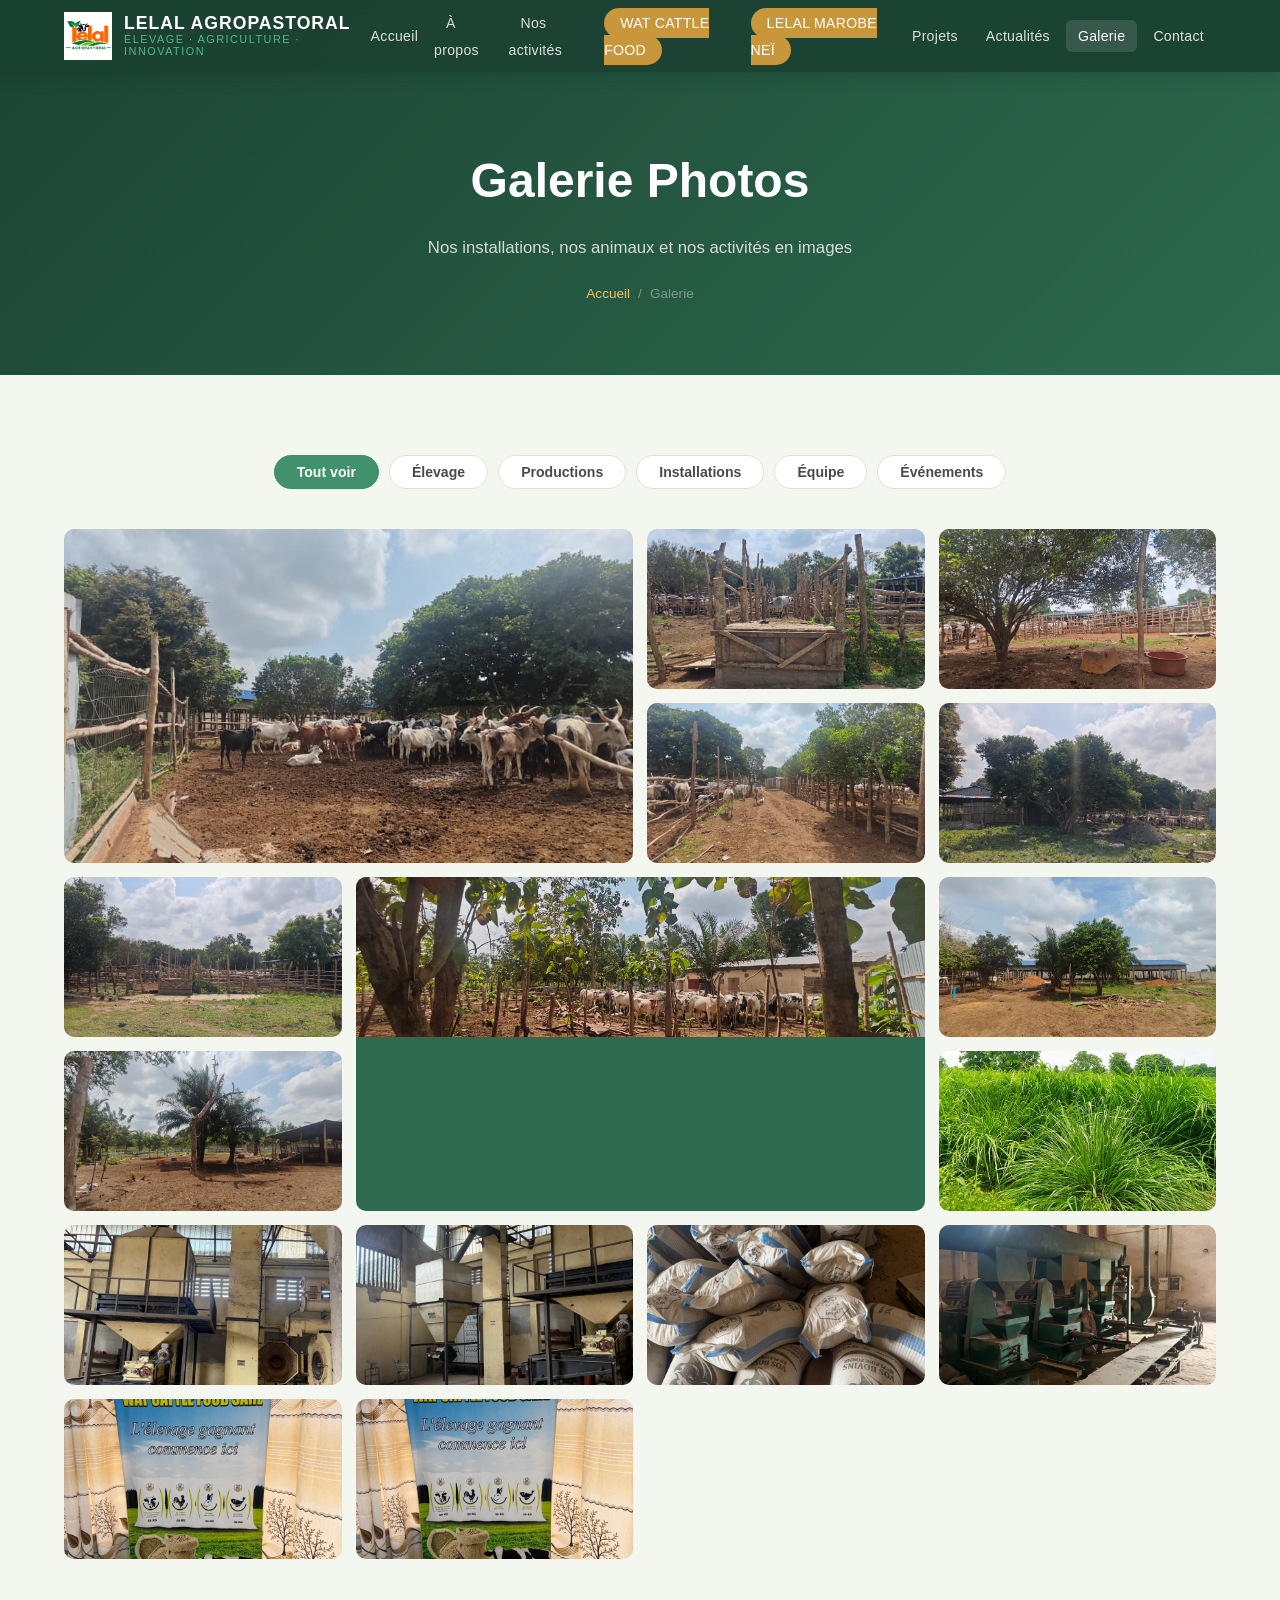
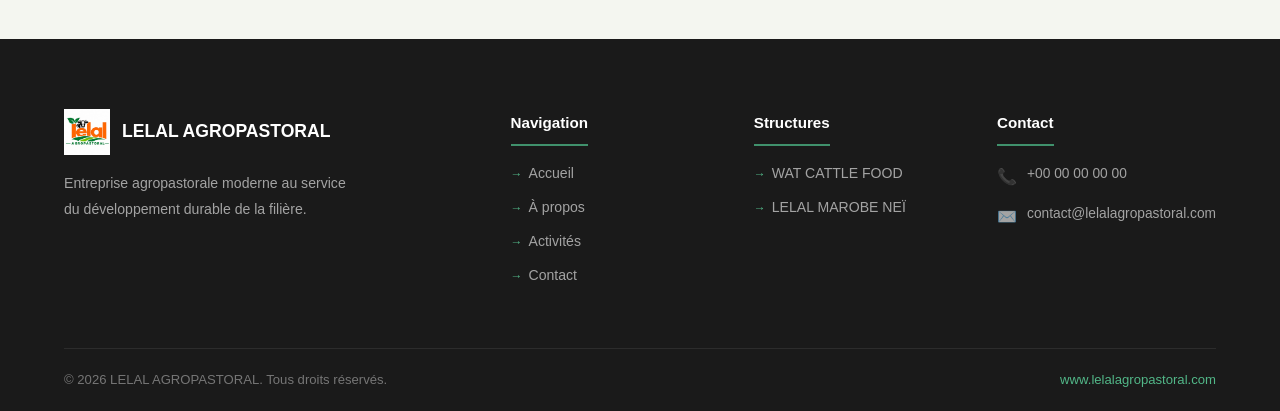
<file: pages/galerie.html>
﻿<!DOCTYPE html>
<html lang="fr">
<head>
  <meta charset="UTF-8" />
  <meta name="viewport" content="width=device-width, initial-scale=1.0" />

  <!-- SEO Principal -->
  <title>Galerie photos — Installations & élevage | LELAL AGROPASTORAL</title>
  <meta name="description" content="Galerie photos de LELAL AGROPASTORAL : nos installations d'élevage, productions agricoles, usine WAT CATTLE FOOD, activités de la coopérative LELAL MAROBE NEÏ." />
  <meta name="keywords" content="galerie photos élevage, photos ferme agropastorale, images élevage bovin, photos usine alimentation animale, galerie agropastoral" />
  <meta name="author" content="LELAL AGROPASTORAL" />
  <meta name="robots" content="index, follow" />
  <link rel="canonical" href="https://www.lelalagropastoral.com/pages/galerie.html" />

  <!-- Open Graph -->
  <meta property="og:type" content="website" />
  <meta property="og:url" content="https://www.lelalagropastoral.com/pages/galerie.html" />
  <meta property="og:title" content="Galerie photos — LELAL AGROPASTORAL" />
  <meta property="og:description" content="Découvrez en images les installations, l'élevage et les activités de LELAL AGROPASTORAL." />
  <meta property="og:image" content="https://www.lelalagropastoral.com/images/og-image.jpg" />
  <meta property="og:locale" content="fr_FR" />
  <meta property="og:site_name" content="LELAL AGROPASTORAL" />

  <!-- Twitter Card -->
  <meta name="twitter:card" content="summary_large_image" />
  <meta name="twitter:title" content="Galerie photos — LELAL AGROPASTORAL" />
  <meta name="twitter:description" content="Découvrez en images les installations et activités de LELAL AGROPASTORAL." />
  <meta name="twitter:image" content="https://www.lelalagropastoral.com/images/og-image.jpg" />

  <link rel="stylesheet" href="../css/style.css" />
  <link rel="stylesheet" href="https://cdnjs.cloudflare.com/ajax/libs/font-awesome/6.5.0/css/all.min.css" />
  <style>
    .galerie-page { padding: 80px 0; background: var(--gris-clair); }
    .galerie-filter {
      display: flex;
      gap: 10px;
      flex-wrap: wrap;
      margin-bottom: 2.5rem;
      justify-content: center;
    }
    .g-filter-btn {
      padding: 8px 22px;
      border-radius: 30px;
      border: 1.5px solid var(--gris-border);
      background: var(--blanc);
      color: var(--gris-texte);
      font-size: 0.88rem;
      font-weight: 600;
      cursor: pointer;
      transition: all var(--transition);
    }
    .g-filter-btn:hover, .g-filter-btn.active {
      background: var(--vert-clair);
      border-color: var(--vert-clair);
      color: var(--blanc);
    }
    .galerie-full-grid {
      display: grid;
      grid-template-columns: repeat(4, 1fr);
      gap: 14px;
    }
    .g-item {
      border-radius: 10px;
      overflow: hidden;
      cursor: pointer;
      position: relative;
      background: var(--vert-moyen);
    }
    .g-item:nth-child(1),
    .g-item:nth-child(7) { grid-column: span 2; grid-row: span 2; }
    .g-placeholder {
      width: 100%;
      height: 100%;
      min-height: 160px;
      display: flex;
      align-items: center;
      justify-content: center;
      font-size: 2.5rem;
      transition: transform 0.4s ease;
    }
    .g-item:nth-child(1) .g-placeholder,
    .g-item:nth-child(7) .g-placeholder { min-height: 334px; font-size: 4.5rem; }
    .g-item:hover .g-placeholder { transform: scale(1.07); }
    .g-overlay {
      position: absolute;
      inset: 0;
      background: linear-gradient(to top, rgba(27,67,50,0.8) 0%, transparent 60%);
      opacity: 0;
      transition: opacity var(--transition);
      display: flex;
      flex-direction: column;
      justify-content: flex-end;
      padding: 14px;
    }
    .g-item:hover .g-overlay { opacity: 1; }
    .g-overlay .g-title {
      color: var(--blanc);
      font-size: 0.88rem;
      font-weight: 600;
    }
    .g-overlay .g-tag {
      color: var(--or-clair);
      font-size: 0.75rem;
      margin-top: 2px;
    }
    .g-expand {
      position: absolute;
      top: 10px;
      right: 10px;
      width: 32px;
      height: 32px;
      background: rgba(255,255,255,0.85);
      border-radius: 6px;
      display: flex;
      align-items: center;
      justify-content: center;
      color: var(--vert-fonce);
      font-size: 0.8rem;
      opacity: 0;
      transition: opacity var(--transition);
    }
    .g-item:hover .g-expand { opacity: 1; }
    .lightbox-full {
      display: none;
      position: fixed;
      inset: 0;
      background: rgba(0,0,0,0.95);
      z-index: 2000;
      align-items: center;
      justify-content: center;
      flex-direction: column;
      gap: 20px;
    }
    .lightbox-full.open { display: flex; }
    .lightbox-full-close {
      position: absolute;
      top: 16px;
      right: 24px;
      color: var(--blanc);
      font-size: 2.5rem;
      cursor: pointer;
      opacity: 0.7;
      transition: opacity var(--transition);
      line-height: 1;
    }
    .lightbox-full-close:hover { opacity: 1; }
    .lightbox-content {
      background: var(--vert-moyen);
      border-radius: 12px;
      width: 80vw;
      height: 70vh;
      max-width: 900px;
      display: flex;
      align-items: center;
      justify-content: center;
      font-size: 6rem;
    }
    .lightbox-caption {
      color: rgba(255,255,255,0.8);
      font-size: 1rem;
    }
    @media(max-width:768px) {
      .galerie-full-grid { grid-template-columns: repeat(2, 1fr); }
      .g-item:nth-child(1) { grid-column: span 2; }
      .g-item:nth-child(7) { grid-column: span 2; }
    }
    @media(max-width:480px) {
      .galerie-full-grid { grid-template-columns: 1fr; }
      .g-item:nth-child(1),
      .g-item:nth-child(7) { grid-column: span 1; grid-row: span 1; }
    }
  </style>
</head>
<body>

  <nav id="navbar">
    <div class="nav-container">
      <a href="../index.html" class="nav-logo">
        <img src="../images/logo-lelal-agropastoral.jpeg" alt="LELAL AGROPASTORAL" />
        <div class="nav-logo-text">
          <span class="brand">LELAL AGROPASTORAL</span>
          <span class="tagline">Élevage · Agriculture · Innovation</span>
        </div>
      </a>
      <ul class="nav-menu">
        <li><a href="../index.html">Accueil</a></li>
        <li><a href="apropos.html">À propos</a></li>
        <li><a href="activites.html">Nos activités</a></li>
        <li class="nav-special"><a href="wat-cattle-food.html">WAT CATTLE FOOD</a></li>
        <li class="nav-special"><a href="lelal-maro-bene.html">LELAL MAROBE NEÏ</a></li>
        <li><a href="projets.html">Projets</a></li>
        <li><a href="actualites.html">Actualités</a></li>
        <li><a href="galerie.html" class="active">Galerie</a></li>
        <li><a href="contact.html">Contact</a></li>
      </ul>
      <button class="hamburger" aria-label="Menu"><span></span><span></span><span></span></button>
    </div>
  </nav>

  <div class="page-hero">
    <h1>Galerie Photos</h1>
    <p>Nos installations, nos animaux et nos activités en images</p>
    <div class="breadcrumb">
      <a href="../index.html">Accueil</a>
      <span>/</span>
      <span>Galerie</span>
    </div>
  </div>

  <section class="galerie-page">
    <div class="container">
      <div class="galerie-filter">
        <button class="g-filter-btn active">Tout voir</button>
        <button class="g-filter-btn">Élevage</button>
        <button class="g-filter-btn">Productions</button>
        <button class="g-filter-btn">Installations</button>
        <button class="g-filter-btn">Équipe</button>
        <button class="g-filter-btn">Événements</button>
      </div>

      <div class="galerie-full-grid">
        <div class="g-item fade-up" onclick="openLightbox('Troupeau bovin — Enclos LELAL AGROPASTORAL', 'photo-02')">
          <img src="../images/photo-02.jpeg" alt="Troupeau bovin LELAL AGROPASTORAL" style="width:100%; height:100%; min-height:334px; object-fit:cover;" />
          <div class="g-overlay">
            <div class="g-title">Troupeau bovin dans l'enclos</div>
            <div class="g-tag">Élevage</div>
          </div>
          <div class="g-expand"><i class="fas fa-expand"></i></div>
        </div>

        <div class="g-item fade-up" onclick="openLightbox('Couloir de contention bovin', 'photo-01')">
          <img src="../images/photo-01.jpeg" alt="Couloir de contention bovin" style="width:100%; height:160px; object-fit:cover;" />
          <div class="g-overlay">
            <div class="g-title">Couloir de contention</div>
            <div class="g-tag">Élevage</div>
          </div>
          <div class="g-expand"><i class="fas fa-expand"></i></div>
        </div>

        <div class="g-item fade-up" onclick="openLightbox('Enclos bovins avec arbres', 'photo-04')">
          <img src="../images/photo-04.jpeg" alt="Enclos bovins avec arbres" style="width:100%; height:160px; object-fit:cover;" />
          <div class="g-overlay">
            <div class="g-title">Enclos bovins</div>
            <div class="g-tag">Installations</div>
          </div>
          <div class="g-expand"><i class="fas fa-expand"></i></div>
        </div>

        <div class="g-item fade-up" onclick="openLightbox('Allée entre les enclos', 'photo-05')">
          <img src="../images/photo-05.jpeg" alt="Allée entre les enclos bovins" style="width:100%; height:160px; object-fit:cover;" />
          <div class="g-overlay">
            <div class="g-title">Allée entre les enclos</div>
            <div class="g-tag">Installations</div>
          </div>
          <div class="g-expand"><i class="fas fa-expand"></i></div>
        </div>

        <div class="g-item fade-up" onclick="openLightbox('Vue d\'ensemble de la ferme', 'photo-06')">
          <img src="../images/photo-06.jpeg" alt="Vue d'ensemble ferme LELAL AGROPASTORAL" style="width:100%; height:160px; object-fit:cover;" />
          <div class="g-overlay">
            <div class="g-title">Vue d'ensemble de la ferme</div>
            <div class="g-tag">Installations</div>
          </div>
          <div class="g-expand"><i class="fas fa-expand"></i></div>
        </div>

        <div class="g-item fade-up" onclick="openLightbox('Infrastructures d\'élevage', 'photo-07')">
          <img src="../images/photo-07.jpeg" alt="Infrastructures d'élevage LELAL AGROPASTORAL" style="width:100%; height:160px; object-fit:cover;" />
          <div class="g-overlay">
            <div class="g-title">Infrastructures d'élevage</div>
            <div class="g-tag">Installations</div>
          </div>
          <div class="g-expand"><i class="fas fa-expand"></i></div>
        </div>

        <div class="g-item fade-up" onclick="openLightbox('Bâtiments de la ferme', 'photo-08')">
          <img src="../images/photo-08.jpeg" alt="Bâtiments toit bleu LELAL AGROPASTORAL" style="width:100%; height:160px; object-fit:cover;" />
          <div class="g-overlay">
            <div class="g-title">Bâtiments de la ferme</div>
            <div class="g-tag">Installations</div>
          </div>
          <div class="g-expand"><i class="fas fa-expand"></i></div>
        </div>

        <div class="g-item fade-up" onclick="openLightbox('Troupeau sous les arbres', 'photo-09')">
          <img src="../images/photo-09.jpeg" alt="Troupeau bovin sous les arbres" style="width:100%; height:160px; object-fit:cover;" />
          <div class="g-overlay">
            <div class="g-title">Troupeau sous les arbres</div>
            <div class="g-tag">Élevage</div>
          </div>
          <div class="g-expand"><i class="fas fa-expand"></i></div>
        </div>

        <div class="g-item fade-up" onclick="openLightbox('Ferme avec hangar', 'photo-03')">
          <img src="../images/photo-03.jpeg" alt="Ferme avec hangar et palmiers" style="width:100%; height:160px; object-fit:cover;" />
          <div class="g-overlay">
            <div class="g-title">Ferme — hangar & palmiers</div>
            <div class="g-tag">Installations</div>
          </div>
          <div class="g-expand"><i class="fas fa-expand"></i></div>
        </div>

        <div class="g-item fade-up" onclick="openLightbox('Culture fourragère', 'fourrage-01')">
          <img src="../images/fourrage-01.jpg" alt="Culture fourragère" style="width:100%; height:160px; object-fit:cover;" />
          <div class="g-overlay">
            <div class="g-title">Culture fourragère</div>
            <div class="g-tag">Productions</div>
          </div>
          <div class="g-expand"><i class="fas fa-expand"></i></div>
        </div>

        <div class="g-item fade-up" onclick="openLightbox('Usine WAT CATTLE FOOD — machines', 'photo-10')">
          <img src="../images/photo-10.jpeg" alt="Machines usine WAT CATTLE FOOD" style="width:100%; height:160px; object-fit:cover;" />
          <div class="g-overlay">
            <div class="g-title">Usine WAT CATTLE FOOD</div>
            <div class="g-tag">WAT CATTLE FOOD</div>
          </div>
          <div class="g-expand"><i class="fas fa-expand"></i></div>
        </div>

        <div class="g-item fade-up" onclick="openLightbox('Salle de production WAT CATTLE FOOD', 'photo-12')">
          <img src="../images/photo-12.jpeg" alt="Salle de production WAT CATTLE FOOD" style="width:100%; height:160px; object-fit:cover;" />
          <div class="g-overlay">
            <div class="g-title">Salle de production</div>
            <div class="g-tag">WAT CATTLE FOOD</div>
          </div>
          <div class="g-expand"><i class="fas fa-expand"></i></div>
        </div>

        <div class="g-item fade-up" onclick="openLightbox('Sacs provende WAT CATTLE FOOD', 'photo-13')">
          <img src="../images/photo-13.jpeg" alt="Sacs de provende WAT CATTLE FOOD" style="width:100%; height:160px; object-fit:cover;" />
          <div class="g-overlay">
            <div class="g-title">Sacs de provende</div>
            <div class="g-tag">WAT CATTLE FOOD</div>
          </div>
          <div class="g-expand"><i class="fas fa-expand"></i></div>
        </div>

        <div class="g-item fade-up" onclick="openLightbox('Chaîne de production WAT CATTLE FOOD', 'photo-18')">
          <img src="../images/photo-18.jpeg" alt="Chaîne de production WAT CATTLE FOOD" style="width:100%; height:160px; object-fit:cover;" />
          <div class="g-overlay">
            <div class="g-title">Chaîne de production</div>
            <div class="g-tag">WAT CATTLE FOOD</div>
          </div>
          <div class="g-expand"><i class="fas fa-expand"></i></div>
        </div>

        <div class="g-item fade-up" onclick="openLightbox('Bus de distribution WAT CATTLE FOOD', 'photo-22')">
          <img src="../images/photo-22.jpeg" alt="Bus de distribution WAT CATTLE FOOD" style="width:100%; height:160px; object-fit:cover;" />
          <div class="g-overlay">
            <div class="g-title">Bus de distribution</div>
            <div class="g-tag">Distribution</div>
          </div>
          <div class="g-expand"><i class="fas fa-expand"></i></div>
        </div>

        <div class="g-item fade-up" onclick="openLightbox('Affiche WAT CATTLE FOOD SARL', 'photo-23')">
          <img src="../images/photo-23.jpeg" alt="Affiche WAT CATTLE FOOD SARL" style="width:100%; height:160px; object-fit:cover;" />
          <div class="g-overlay">
            <div class="g-title">Affiche WAT CATTLE FOOD</div>
            <div class="g-tag">WAT CATTLE FOOD</div>
          </div>
          <div class="g-expand"><i class="fas fa-expand"></i></div>
        </div>
      </div>


    </div>
  </section>

  <!-- LIGHTBOX -->
  <div class="lightbox-full" id="lightboxFull">
    <span class="lightbox-full-close" onclick="closeLightbox()">&times;</span>
    <div class="lightbox-content" id="lightboxContent">🖼️</div>
    <div class="lightbox-caption" id="lightboxCaption">Photo</div>
  </div>

  <footer>
    <div class="container">
      <div class="footer-grid">
        <div class="footer-brand">
          <a href="../index.html" class="brand-logo">
            <img src="../images/logo-lelal-agropastoral.jpeg" alt="LELAL AGROPASTORAL" />
            <span class="brand-name">LELAL AGROPASTORAL</span>
          </a>
          <p>Entreprise agropastorale moderne au service du développement durable de la filière.</p>
        </div>
        <div class="footer-col"><h4>Navigation</h4><ul>
          <li><a href="../index.html">Accueil</a></li>
          <li><a href="apropos.html">À propos</a></li>
          <li><a href="activites.html">Activités</a></li>
          <li><a href="contact.html">Contact</a></li>
        </ul></div>
        <div class="footer-col"><h4>Structures</h4><ul>
          <li><a href="wat-cattle-food.html">WAT CATTLE FOOD</a></li>
          <li><a href="lelal-maro-bene.html">LELAL MAROBE NEÏ</a></li>
        </ul></div>
        <div class="footer-col"><h4>Contact</h4>
          <div class="footer-contact-item"><span class="icon">📞</span><span>+00 00 00 00 00</span></div>
          <div class="footer-contact-item"><span class="icon">✉️</span><span>contact@lelalagropastoral.com</span></div>
        </div>
      </div>
      <div class="footer-bottom">
        <p>© 2026 LELAL AGROPASTORAL. Tous droits réservés.</p>
        <p><a href="../index.html">www.lelalagropastoral.com</a></p>
      </div>
    </div>
  </footer>

  <div class="mobile-actions">
    <a href="tel:+00000000000" class="mobile-btn call"><i class="fas fa-phone"></i></a>
    <a href="https://wa.me/22893623794" class="mobile-btn whatsapp" target="_blank"><i class="fab fa-whatsapp"></i></a>
  </div>

  <script src="../js/main.js"></script>
  <script>
    function openLightbox(title, filename) {
      var ext = filename === 'fourrage-01' ? 'jpg' : 'jpeg';
      var content = document.getElementById('lightboxContent');
      content.innerHTML = '<img src="../images/' + filename + '.' + ext + '" alt="' + title + '" style="width:100%; height:100%; object-fit:contain; border-radius:12px;" />';
      document.getElementById('lightboxCaption').textContent = title;
      document.getElementById('lightboxFull').classList.add('open');
      document.body.style.overflow = 'hidden';
    }
    function closeLightbox() {
      document.getElementById('lightboxFull').classList.remove('open');
      document.body.style.overflow = '';
    }
    document.addEventListener('keydown', function(e) {
      if (e.key === 'Escape') closeLightbox();
    });

    // Filtres
    document.querySelectorAll('.g-filter-btn').forEach(function(btn) {
      btn.addEventListener('click', function() {
        document.querySelectorAll('.g-filter-btn').forEach(b => b.classList.remove('active'));
        this.classList.add('active');
      });
    });
  </script>
</body>
</html>
</file>
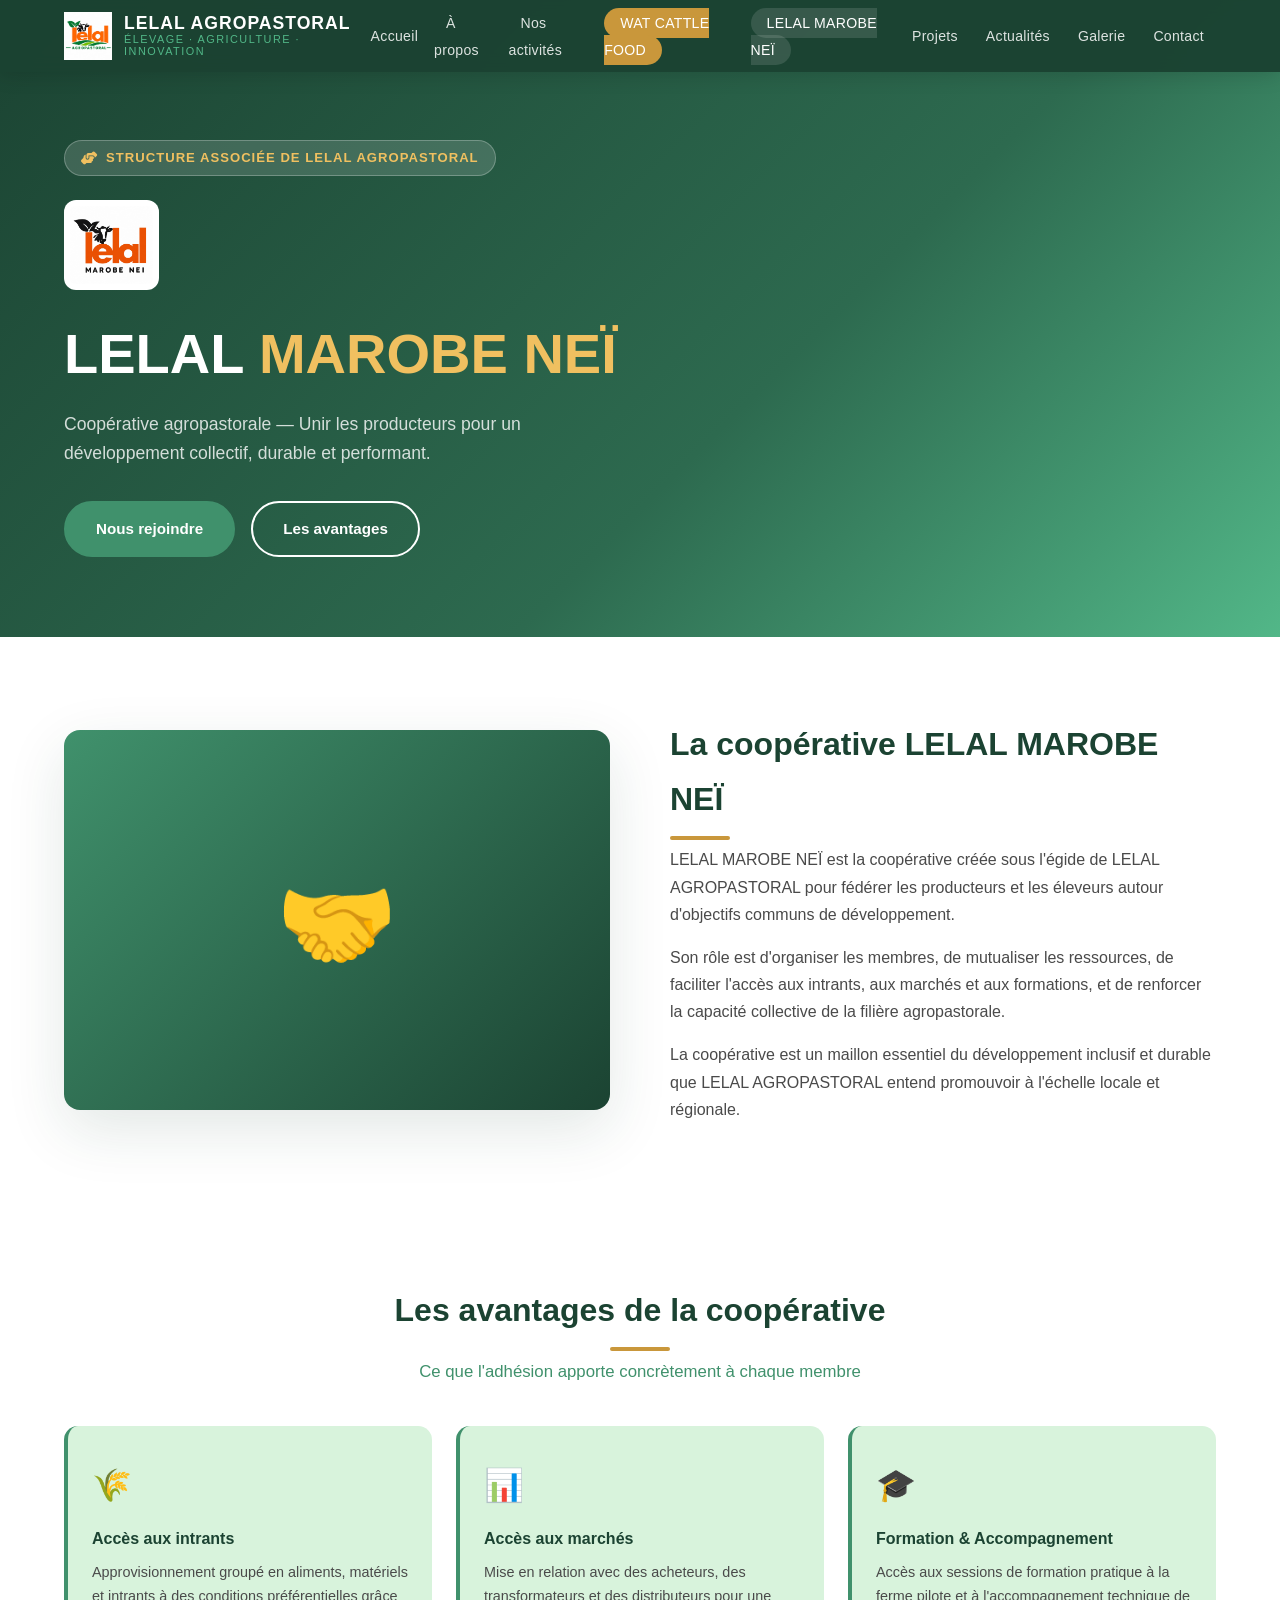
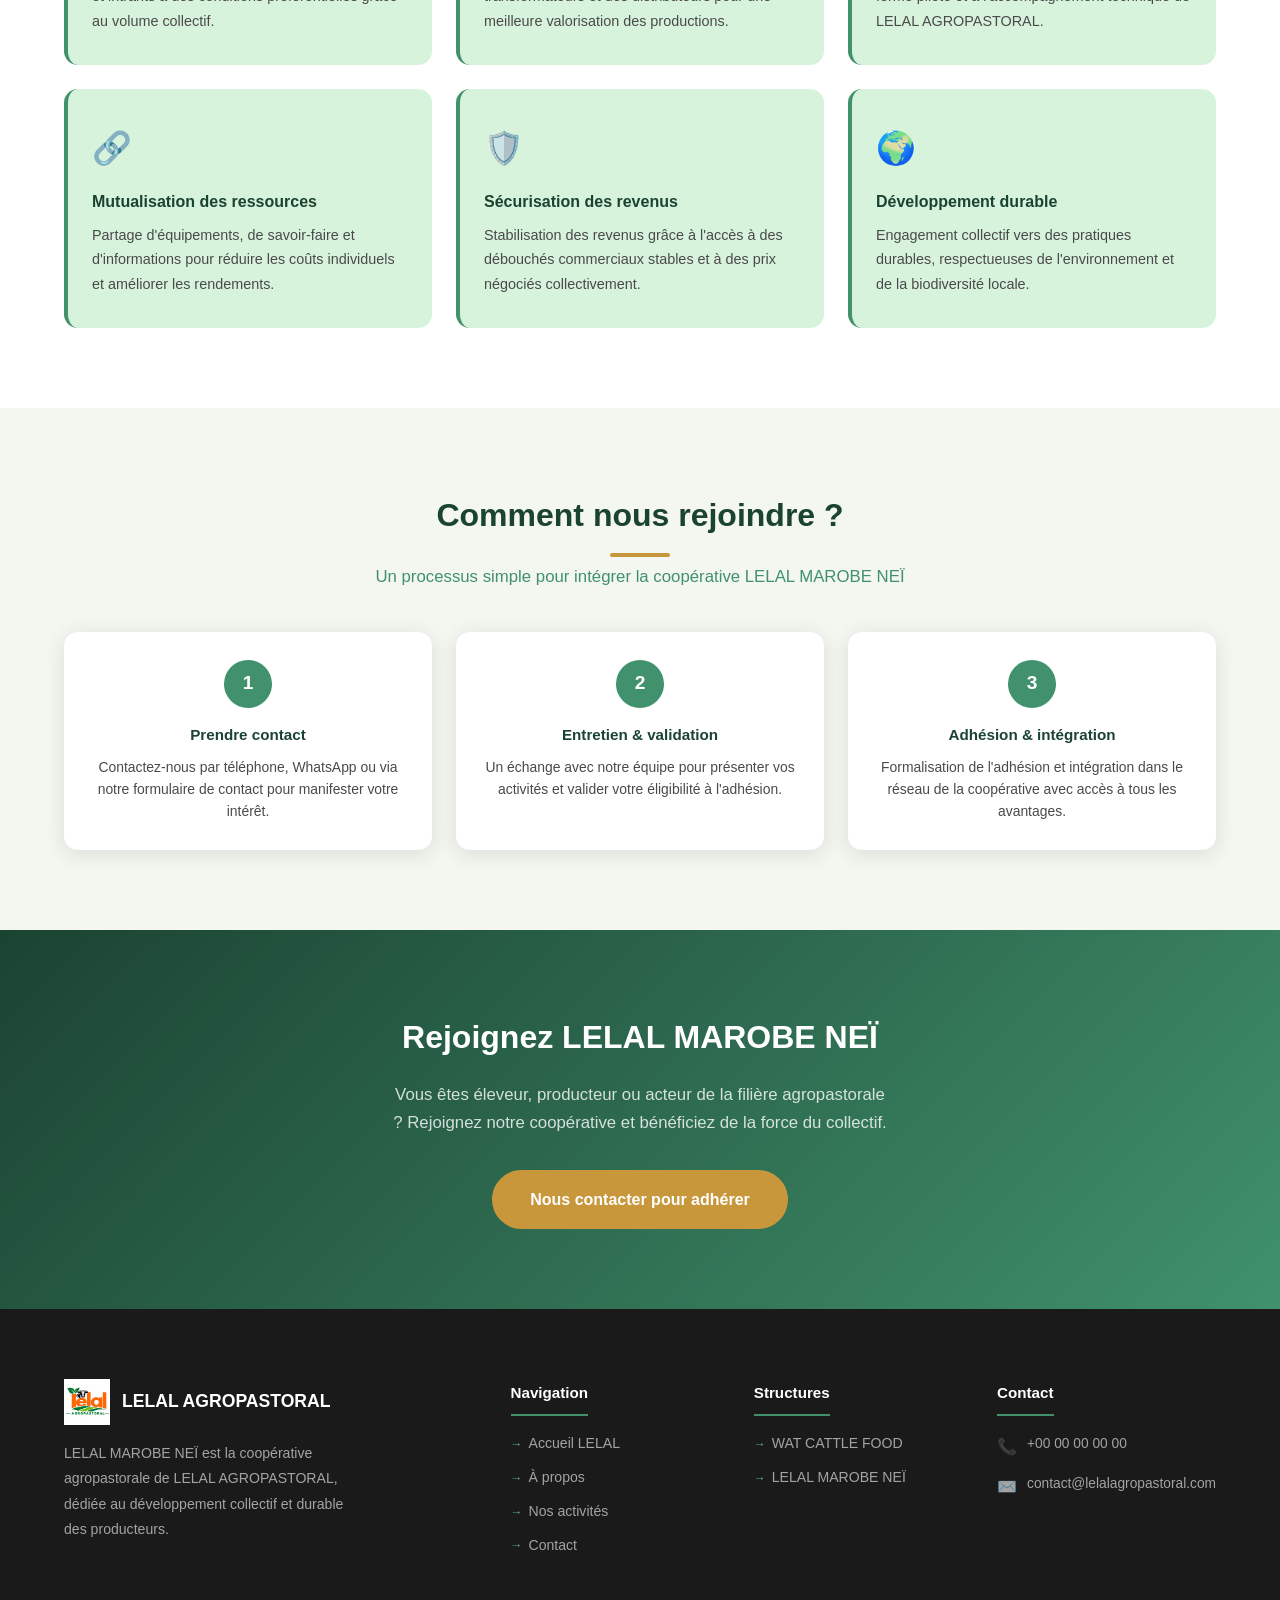
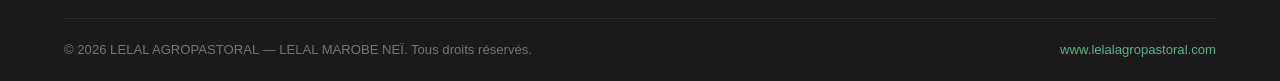
<file: pages/lelal-maro-bene.html>
﻿<!DOCTYPE html>
<html lang="fr">
<head>
  <meta charset="UTF-8" />
  <meta name="viewport" content="width=device-width, initial-scale=1.0" />

  <!-- SEO Principal -->
  <title>LELAL MAROBE NEÏ — Coopérative agropastorale | LELAL AGROPASTORAL</title>
  <meta name="description" content="LELAL MAROBE NEÏ est la coopérative agropastorale de LELAL AGROPASTORAL. Rejoignez le réseau de producteurs pour mutualiser les ressources, accéder aux marchés et renforcer la filière." />
  <meta name="keywords" content="LELAL MAROBE NEÏ, coopérative agropastorale, coopérative éleveurs, mutualisation ressources, accès marchés agricoles, coopérative agricole" />
  <meta name="author" content="LELAL AGROPASTORAL" />
  <meta name="robots" content="index, follow" />
  <link rel="canonical" href="https://www.lelalagropastoral.com/pages/lelal-maro-bene.html" />

  <!-- Open Graph -->
  <meta property="og:type" content="website" />
  <meta property="og:url" content="https://www.lelalagropastoral.com/pages/lelal-maro-bene.html" />
  <meta property="og:title" content="LELAL MAROBE NEÏ — Coopérative agropastorale" />
  <meta property="og:description" content="Rejoignez la coopérative LELAL MAROBE NEÏ pour mutualiser les ressources, accéder aux marchés et renforcer la filière agropastorale." />
  <meta property="og:image" content="https://www.lelalagropastoral.com/images/og-image.jpg" />
  <meta property="og:locale" content="fr_FR" />
  <meta property="og:site_name" content="LELAL AGROPASTORAL" />

  <!-- Twitter Card -->
  <meta name="twitter:card" content="summary_large_image" />
  <meta name="twitter:title" content="LELAL MAROBE NEÏ — Coopérative agropastorale" />
  <meta name="twitter:description" content="Rejoignez la coopérative LELAL MAROBE NEÏ et bénéficiez de la force du collectif pour développer votre activité." />
  <meta name="twitter:image" content="https://www.lelalagropastoral.com/images/og-image.jpg" />

  <!-- Schema.org -->
  <script type="application/ld+json">
  {
    "@context": "https://schema.org",
    "@type": "Organization",
    "name": "LELAL MAROBE NEÏ",
    "url": "https://www.lelalagropastoral.com/pages/lelal-maro-bene.html",
    "description": "Coopérative agropastorale dédiée à l'organisation collective des producteurs et éleveurs.",
    "parentOrganization": {
      "@type": "Organization",
      "name": "LELAL AGROPASTORAL",
      "url": "https://www.lelalagropastoral.com"
    }
  }
  </script>

  <link rel="stylesheet" href="../css/style.css" />
  <link rel="stylesheet" href="https://cdnjs.cloudflare.com/ajax/libs/font-awesome/6.5.0/css/all.min.css" />
  <style>
    .lmb-hero {
      min-height: 60vh;
      background: linear-gradient(135deg, var(--vert-fonce) 0%, var(--vert-moyen) 60%, var(--vert-accent) 100%);
      display: flex;
      align-items: center;
      padding: 140px 5% 80px;
      position: relative;
      overflow: hidden;
    }
    .lmb-badge {
      display: inline-flex;
      align-items: center;
      gap: 8px;
      background: rgba(255,255,255,0.15);
      color: var(--or-clair);
      padding: 6px 16px;
      border-radius: 30px;
      font-size: 0.82rem;
      font-weight: 600;
      letter-spacing: 1px;
      text-transform: uppercase;
      margin-bottom: 1.5rem;
      border: 1px solid rgba(255,255,255,0.25);
    }
    .lmb-hero h1 {
      font-size: clamp(2rem, 5vw, 3.5rem);
      font-weight: 900;
      color: var(--blanc);
      margin-bottom: 0.5rem;
    }
    .lmb-hero h1 span { color: var(--or-clair); }
    .lmb-hero .subtitle {
      font-size: 1.1rem;
      color: rgba(255,255,255,0.8);
      margin-bottom: 2rem;
      max-width: 550px;
    }
    .avantages-section { padding: 80px 0; background: var(--blanc); }
    .avantages-grid {
      display: grid;
      grid-template-columns: repeat(3, 1fr);
      gap: 24px;
      margin-top: 2rem;
    }
    .avantage-card {
      border-radius: 14px;
      padding: 32px 24px;
      background: var(--vert-pale);
      border-left: 4px solid var(--vert-clair);
      transition: transform var(--transition);
    }
    .avantage-card:hover { transform: translateY(-4px); }
    .avantage-card .icon { font-size: 2rem; margin-bottom: 12px; }
    .avantage-card h3 { font-size: 1rem; font-weight: 700; color: var(--vert-fonce); margin-bottom: 8px; }
    .avantage-card p { font-size: 0.9rem; color: var(--gris-texte); line-height: 1.7; }
    .adherents-section { padding: 80px 0; background: var(--gris-clair); }
    .rejoindre-section {
      padding: 80px 0;
      background: linear-gradient(135deg, var(--vert-fonce), var(--vert-clair));
      text-align: center;
    }
    .rejoindre-section h2 { color: var(--blanc); font-size: 2rem; margin-bottom: 1rem; }
    .rejoindre-section p { color: rgba(255,255,255,0.8); font-size: 1.05rem; margin-bottom: 2rem; max-width: 500px; margin-left: auto; margin-right: auto; }
    .steps-grid {
      display: grid;
      grid-template-columns: repeat(3, 1fr);
      gap: 24px;
      margin-top: 2rem;
    }
    .step-card {
      background: var(--blanc);
      border-radius: 14px;
      padding: 28px 22px;
      text-align: center;
      box-shadow: 0 4px 20px var(--ombre);
    }
    .step-num {
      width: 48px;
      height: 48px;
      background: var(--vert-clair);
      color: var(--blanc);
      border-radius: 50%;
      display: flex;
      align-items: center;
      justify-content: center;
      font-size: 1.2rem;
      font-weight: 800;
      margin: 0 auto 14px;
    }
    .step-card h4 { font-size: 0.95rem; font-weight: 700; color: var(--vert-fonce); margin-bottom: 8px; }
    .step-card p { font-size: 0.87rem; color: var(--gris-texte); line-height: 1.6; }
    @media(max-width:768px) {
      .avantages-grid { grid-template-columns: 1fr; }
      .steps-grid { grid-template-columns: 1fr; }
    }
  </style>
</head>
<body>

  <nav id="navbar">
    <div class="nav-container">
      <a href="../index.html" class="nav-logo">
        <img src="../images/logo-lelal-agropastoral.jpeg" alt="LELAL AGROPASTORAL" />
        <div class="nav-logo-text">
          <span class="brand">LELAL AGROPASTORAL</span>
          <span class="tagline">Élevage · Agriculture · Innovation</span>
        </div>
      </a>
      <ul class="nav-menu">
        <li><a href="../index.html">Accueil</a></li>
        <li><a href="apropos.html">À propos</a></li>
        <li><a href="activites.html">Nos activités</a></li>
        <li class="nav-special"><a href="wat-cattle-food.html">WAT CATTLE FOOD</a></li>
        <li class="nav-special"><a href="lelal-maro-bene.html" class="active">LELAL MAROBE NEÏ</a></li>
        <li><a href="projets.html">Projets</a></li>
        <li><a href="actualites.html">Actualités</a></li>
        <li><a href="galerie.html">Galerie</a></li>
        <li><a href="contact.html">Contact</a></li>
      </ul>
      <button class="hamburger" aria-label="Menu"><span></span><span></span><span></span></button>
    </div>
  </nav>

  <!-- HERO -->
  <section class="lmb-hero">
    <div>
      <div class="lmb-badge">
        <i class="fas fa-hands-helping"></i> Structure associée de LELAL AGROPASTORAL
      </div>
      <img src="../images/logo-lelal-marobe-nei.jpeg" alt="Logo LELAL MAROBE NEÏ" style="height:90px; width:auto; margin-bottom:1rem; border-radius:12px; background:#fff; padding:6px;" />
      <h1>LELAL <span>MAROBE NEÏ</span></h1>
      <p class="subtitle">Coopérative agropastorale — Unir les producteurs pour un développement collectif, durable et performant.</p>
      <div style="display:flex; gap:16px; flex-wrap:wrap;">
        <a href="contact.html" class="btn btn-primary">Nous rejoindre</a>
        <a href="#avantages" class="btn btn-outline">Les avantages</a>
      </div>
    </div>
  </section>

  <!-- PRÉSENTATION -->
  <section style="padding:80px 0; background:var(--blanc);">
    <div class="container">
      <div style="display:grid; grid-template-columns:1fr 1fr; gap:60px; align-items:center;">
        <div class="fade-up" style="background:linear-gradient(135deg,var(--vert-clair),var(--vert-fonce)); border-radius:16px; height:380px; display:flex; align-items:center; justify-content:center; font-size:6rem; box-shadow:0 20px 60px var(--ombre);">🤝</div>
        <div class="fade-up">
          <h2 class="section-title">La coopérative LELAL MAROBE NEÏ</h2>
          <p style="margin-bottom:1rem;">LELAL MAROBE NEÏ est la coopérative créée sous l'égide de LELAL AGROPASTORAL pour fédérer les producteurs et les éleveurs autour d'objectifs communs de développement.</p>
          <p style="margin-bottom:1rem;">Son rôle est d'organiser les membres, de mutualiser les ressources, de faciliter l'accès aux intrants, aux marchés et aux formations, et de renforcer la capacité collective de la filière agropastorale.</p>
          <p>La coopérative est un maillon essentiel du développement inclusif et durable que LELAL AGROPASTORAL entend promouvoir à l'échelle locale et régionale.</p>
        </div>
      </div>
    </div>
  </section>

  <!-- AVANTAGES -->
  <section class="avantages-section" id="avantages">
    <div class="container">
      <h2 class="section-title center fade-up">Les avantages de la coopérative</h2>
      <p class="section-subtitle center fade-up">Ce que l'adhésion apporte concrètement à chaque membre</p>
      <div class="avantages-grid">
        <div class="avantage-card fade-up">
          <div class="icon">🌾</div>
          <h3>Accès aux intrants</h3>
          <p>Approvisionnement groupé en aliments, matériels et intrants à des conditions préférentielles grâce au volume collectif.</p>
        </div>
        <div class="avantage-card fade-up">
          <div class="icon">📊</div>
          <h3>Accès aux marchés</h3>
          <p>Mise en relation avec des acheteurs, des transformateurs et des distributeurs pour une meilleure valorisation des productions.</p>
        </div>
        <div class="avantage-card fade-up">
          <div class="icon">🎓</div>
          <h3>Formation & Accompagnement</h3>
          <p>Accès aux sessions de formation pratique à la ferme pilote et à l'accompagnement technique de LELAL AGROPASTORAL.</p>
        </div>
        <div class="avantage-card fade-up">
          <div class="icon">🔗</div>
          <h3>Mutualisation des ressources</h3>
          <p>Partage d'équipements, de savoir-faire et d'informations pour réduire les coûts individuels et améliorer les rendements.</p>
        </div>
        <div class="avantage-card fade-up">
          <div class="icon">🛡️</div>
          <h3>Sécurisation des revenus</h3>
          <p>Stabilisation des revenus grâce à l'accès à des débouchés commerciaux stables et à des prix négociés collectivement.</p>
        </div>
        <div class="avantage-card fade-up">
          <div class="icon">🌍</div>
          <h3>Développement durable</h3>
          <p>Engagement collectif vers des pratiques durables, respectueuses de l'environnement et de la biodiversité locale.</p>
        </div>
      </div>
    </div>
  </section>

  <!-- COMMENT REJOINDRE -->
  <section style="padding:80px 0; background:var(--gris-clair);">
    <div class="container">
      <h2 class="section-title center fade-up">Comment nous rejoindre ?</h2>
      <p class="section-subtitle center fade-up">Un processus simple pour intégrer la coopérative LELAL MAROBE NEÏ</p>
      <div class="steps-grid">
        <div class="step-card fade-up">
          <div class="step-num">1</div>
          <h4>Prendre contact</h4>
          <p>Contactez-nous par téléphone, WhatsApp ou via notre formulaire de contact pour manifester votre intérêt.</p>
        </div>
        <div class="step-card fade-up">
          <div class="step-num">2</div>
          <h4>Entretien & validation</h4>
          <p>Un échange avec notre équipe pour présenter vos activités et valider votre éligibilité à l'adhésion.</p>
        </div>
        <div class="step-card fade-up">
          <div class="step-num">3</div>
          <h4>Adhésion & intégration</h4>
          <p>Formalisation de l'adhésion et intégration dans le réseau de la coopérative avec accès à tous les avantages.</p>
        </div>
      </div>
    </div>
  </section>

  <!-- CTA REJOINDRE -->
  <section class="rejoindre-section">
    <div class="container">
      <h2>Rejoignez LELAL MAROBE NEÏ</h2>
      <p>Vous êtes éleveur, producteur ou acteur de la filière agropastorale ? Rejoignez notre coopérative et bénéficiez de la force du collectif.</p>
      <a href="contact.html" class="btn btn-or" style="font-size:1rem; padding:14px 36px;">Nous contacter pour adhérer</a>
    </div>
  </section>

  <footer>
    <div class="container">
      <div class="footer-grid">
        <div class="footer-brand">
          <a href="../index.html" class="brand-logo">
            <img src="../images/logo-lelal-agropastoral.jpeg" alt="LELAL AGROPASTORAL" />
            <span class="brand-name">LELAL AGROPASTORAL</span>
          </a>
          <p>LELAL MAROBE NEÏ est la coopérative agropastorale de LELAL AGROPASTORAL, dédiée au développement collectif et durable des producteurs.</p>
        </div>
        <div class="footer-col">
          <h4>Navigation</h4>
          <ul>
            <li><a href="../index.html">Accueil LELAL</a></li>
            <li><a href="apropos.html">À propos</a></li>
            <li><a href="activites.html">Nos activités</a></li>
            <li><a href="contact.html">Contact</a></li>
          </ul>
        </div>
        <div class="footer-col">
          <h4>Structures</h4>
          <ul>
            <li><a href="wat-cattle-food.html">WAT CATTLE FOOD</a></li>
            <li><a href="lelal-maro-bene.html">LELAL MAROBE NEÏ</a></li>
          </ul>
        </div>
        <div class="footer-col">
          <h4>Contact</h4>
          <div class="footer-contact-item"><span class="icon">📞</span><span>+00 00 00 00 00</span></div>
          <div class="footer-contact-item"><span class="icon">✉️</span><span>contact@lelalagropastoral.com</span></div>
        </div>
      </div>
      <div class="footer-bottom">
        <p>© 2026 LELAL AGROPASTORAL — LELAL MAROBE NEÏ. Tous droits réservés.</p>
        <p><a href="../index.html">www.lelalagropastoral.com</a></p>
      </div>
    </div>
  </footer>

  <div class="mobile-actions">
    <a href="tel:+00000000000" class="mobile-btn call"><i class="fas fa-phone"></i></a>
    <a href="https://wa.me/22893623794" class="mobile-btn whatsapp" target="_blank"><i class="fab fa-whatsapp"></i></a>
  </div>

  <script src="../js/main.js"></script>
</body>
</html>
</file>
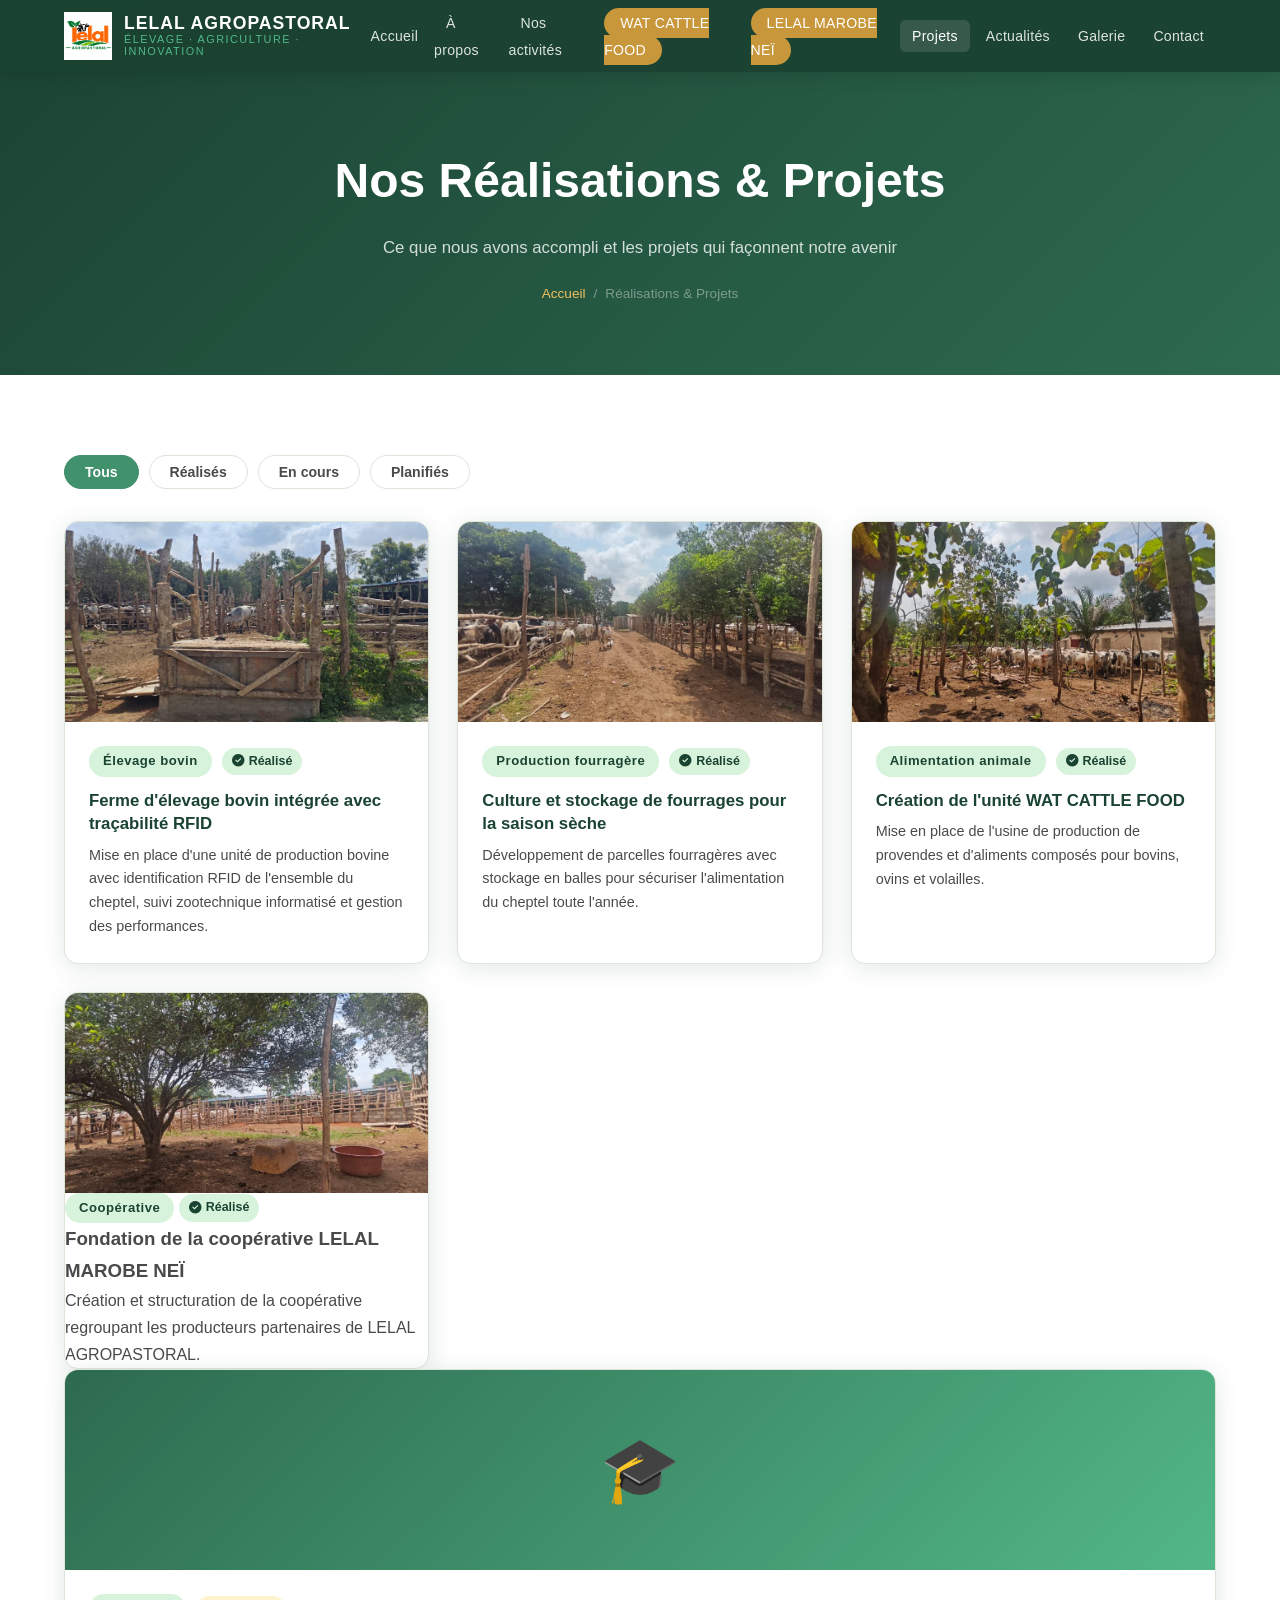
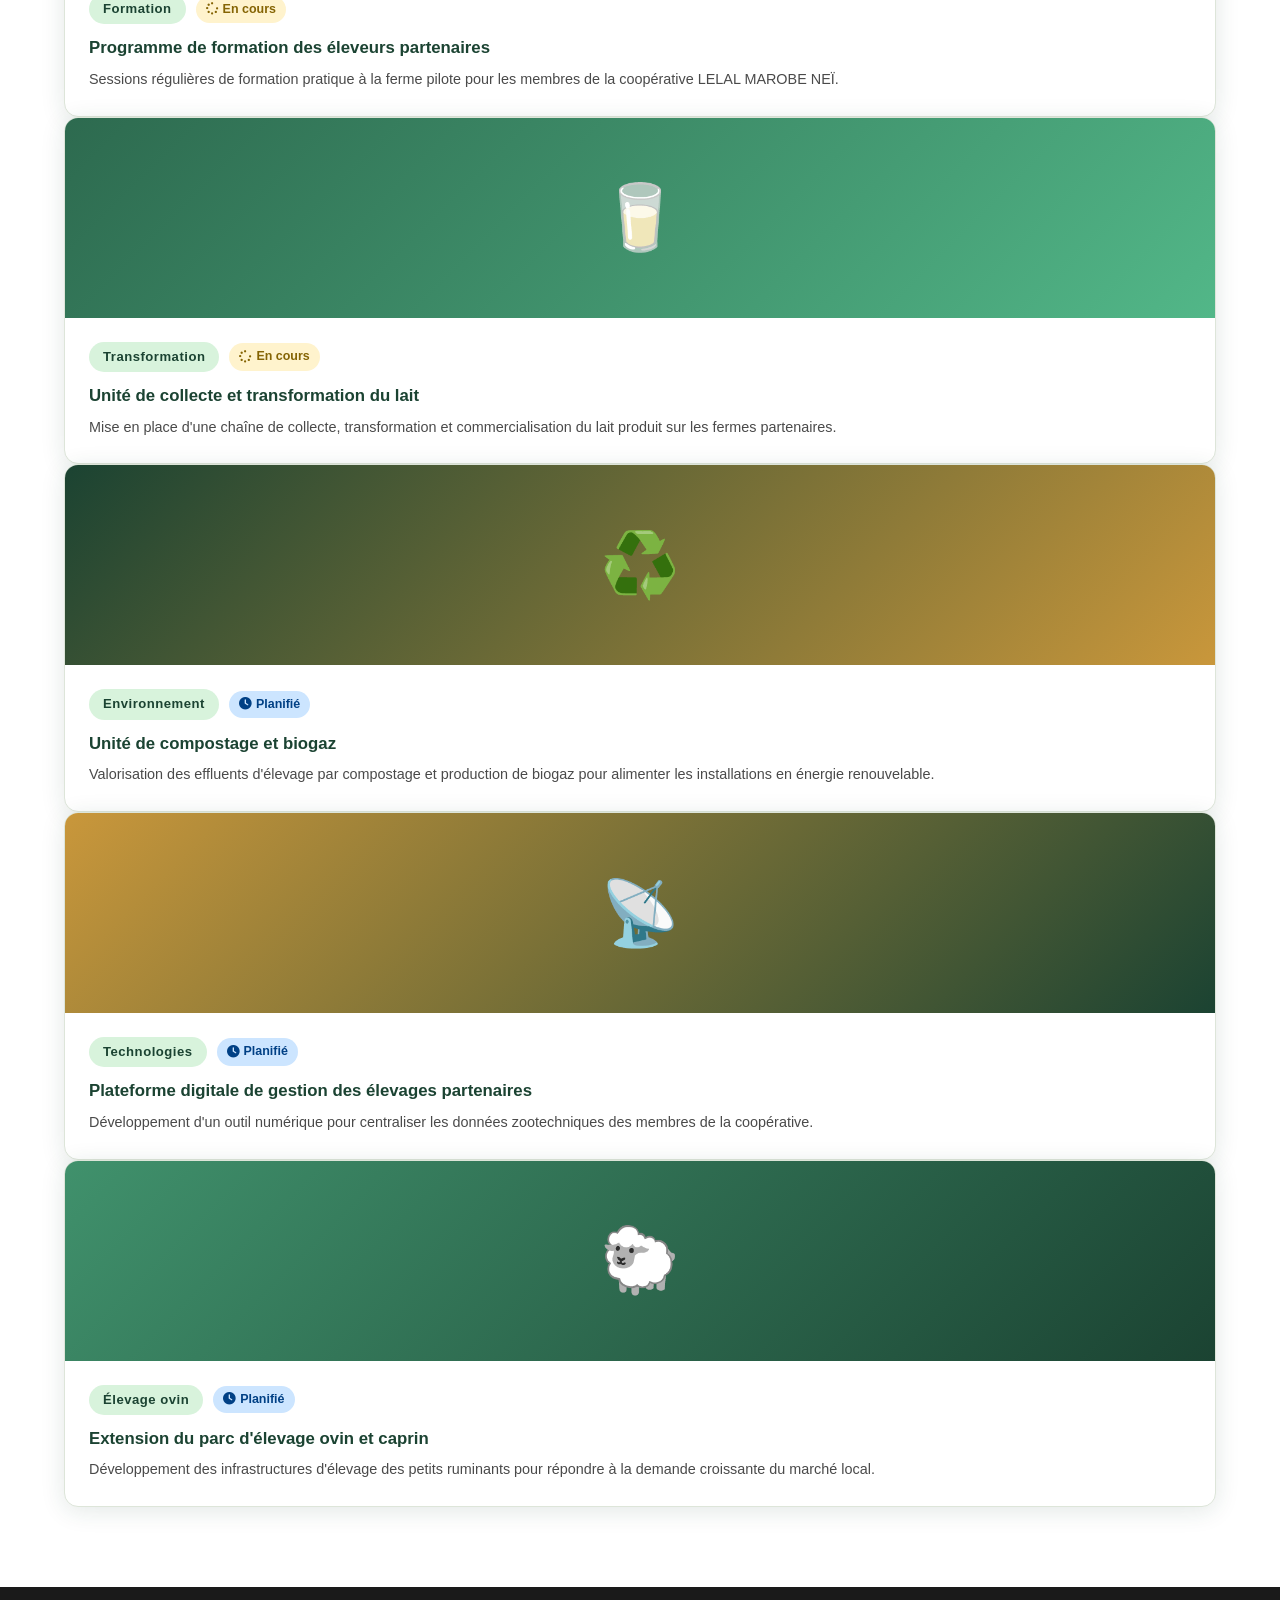
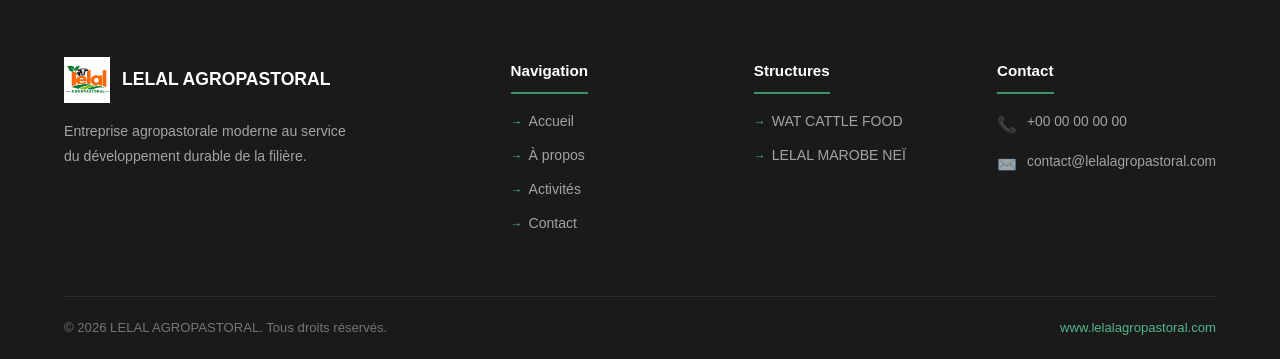
<file: pages/projets.html>
﻿<!DOCTYPE html>
<html lang="fr">
<head>
  <meta charset="UTF-8" />
  <meta name="viewport" content="width=device-width, initial-scale=1.0" />

  <!-- SEO Principal -->
  <title>Réalisations & Projets — LELAL AGROPASTORAL</title>
  <meta name="description" content="Découvrez les réalisations et projets de LELAL AGROPASTORAL : ferme bovine intégrée, unité WAT CATTLE FOOD, coopérative LELAL MAROBE NEÏ, formation des éleveurs et projets en cours." />
  <meta name="keywords" content="projets agropastoraux, réalisations élevage, ferme bovine, unité production provende, coopérative agricole, formation éleveurs, traçabilité RFID" />
  <meta name="author" content="LELAL AGROPASTORAL" />
  <meta name="robots" content="index, follow" />
  <link rel="canonical" href="https://www.lelalagropastoral.com/pages/projets.html" />

  <!-- Open Graph -->
  <meta property="og:type" content="website" />
  <meta property="og:url" content="https://www.lelalagropastoral.com/pages/projets.html" />
  <meta property="og:title" content="Réalisations & Projets — LELAL AGROPASTORAL" />
  <meta property="og:description" content="Les réalisations accomplies et les projets en cours de LELAL AGROPASTORAL dans le secteur agropastoral." />
  <meta property="og:image" content="https://www.lelalagropastoral.com/images/og-image.jpg" />
  <meta property="og:locale" content="fr_FR" />
  <meta property="og:site_name" content="LELAL AGROPASTORAL" />

  <!-- Twitter Card -->
  <meta name="twitter:card" content="summary_large_image" />
  <meta name="twitter:title" content="Réalisations & Projets — LELAL AGROPASTORAL" />
  <meta name="twitter:description" content="Les réalisations et projets de LELAL AGROPASTORAL dans le secteur agropastoral." />
  <meta name="twitter:image" content="https://www.lelalagropastoral.com/images/og-image.jpg" />

  <link rel="stylesheet" href="../css/style.css" />
  <link rel="stylesheet" href="https://cdnjs.cloudflare.com/ajax/libs/font-awesome/6.5.0/css/all.min.css" />
  <style>
    .projets-page { padding: 80px 0; background: var(--blanc); }
    .projets-full-grid {
      display: grid;
      grid-template-columns: repeat(3, 1fr);
      gap: 28px;
      margin-top: 2rem;
    }
    .projet-full-card {
      background: var(--blanc);
      border-radius: 14px;
      overflow: hidden;
      box-shadow: 0 4px 24px var(--ombre);
      border: 1px solid var(--gris-border);
      transition: all var(--transition);
    }
    .projet-full-card:hover {
      transform: translateY(-6px);
      box-shadow: 0 16px 48px var(--ombre);
      border-color: var(--vert-accent);
    }
    .projet-full-img {
      height: 200px;
      display: flex;
      align-items: center;
      justify-content: center;
      font-size: 4rem;
    }
    .projet-full-body { padding: 24px; }
    .projet-full-body .meta {
      display: flex;
      gap: 10px;
      align-items: center;
      margin-bottom: 12px;
    }
    .status {
      display: inline-flex;
      align-items: center;
      gap: 5px;
      font-size: 0.78rem;
      font-weight: 600;
      padding: 3px 10px;
      border-radius: 20px;
    }
    .status.en-cours { background: #fff3cd; color: #856404; }
    .status.realise { background: var(--vert-pale); color: var(--vert-fonce); }
    .status.planifie { background: #cce5ff; color: #004085; }
    .projet-full-body h3 { font-size: 1.05rem; font-weight: 700; color: var(--vert-fonce); margin-bottom: 8px; line-height: 1.4; }
    .projet-full-body p { font-size: 0.9rem; color: var(--gris-texte); line-height: 1.65; }
    .filter-bar {
      display: flex;
      gap: 10px;
      flex-wrap: wrap;
      margin-bottom: 2rem;
    }
    .filter-btn {
      padding: 8px 20px;
      border-radius: 30px;
      border: 1.5px solid var(--gris-border);
      background: var(--blanc);
      color: var(--gris-texte);
      font-size: 0.88rem;
      font-weight: 600;
      cursor: pointer;
      transition: all var(--transition);
    }
    .filter-btn:hover, .filter-btn.active {
      background: var(--vert-clair);
      border-color: var(--vert-clair);
      color: var(--blanc);
    }
    @media(max-width:768px) {
      .projets-full-grid { grid-template-columns: 1fr; }
    }
    @media(max-width:1024px) {
      .projets-full-grid { grid-template-columns: repeat(2, 1fr); }
    }
  </style>
</head>
<body>

  <nav id="navbar">
    <div class="nav-container">
      <a href="../index.html" class="nav-logo">
        <img src="../images/logo-lelal-agropastoral.jpeg" alt="LELAL AGROPASTORAL" />
        <div class="nav-logo-text">
          <span class="brand">LELAL AGROPASTORAL</span>
          <span class="tagline">Élevage · Agriculture · Innovation</span>
        </div>
      </a>
      <ul class="nav-menu">
        <li><a href="../index.html">Accueil</a></li>
        <li><a href="apropos.html">À propos</a></li>
        <li><a href="activites.html">Nos activités</a></li>
        <li class="nav-special"><a href="wat-cattle-food.html">WAT CATTLE FOOD</a></li>
        <li class="nav-special"><a href="lelal-maro-bene.html">LELAL MAROBE NEÏ</a></li>
        <li><a href="projets.html" class="active">Projets</a></li>
        <li><a href="actualites.html">Actualités</a></li>
        <li><a href="galerie.html">Galerie</a></li>
        <li><a href="contact.html">Contact</a></li>
      </ul>
      <button class="hamburger" aria-label="Menu"><span></span><span></span><span></span></button>
    </div>
  </nav>

  <div class="page-hero">
    <h1>Nos Réalisations & Projets</h1>
    <p>Ce que nous avons accompli et les projets qui façonnent notre avenir</p>
    <div class="breadcrumb">
      <a href="../index.html">Accueil</a>
      <span>/</span>
      <span>Réalisations & Projets</span>
    </div>
  </div>

  <section class="projets-page">
    <div class="container">
      <div class="filter-bar">
        <button class="filter-btn active">Tous</button>
        <button class="filter-btn">Réalisés</button>
        <button class="filter-btn">En cours</button>
        <button class="filter-btn">Planifiés</button>
      </div>

      <div class="projets-full-grid">

        <div class="projet-full-card fade-up">
          <div class="projet-full-img" style="padding:0;">
            <img src="../images/photo-01.jpeg" alt="Ferme d'élevage bovin LELAL AGROPASTORAL" style="width:100%; height:200px; object-fit:cover;" />
          </div>
          <div class="projet-full-body">
            <div class="meta">
              <span class="tag">Élevage bovin</span>
              <span class="status realise"><i class="fas fa-check-circle"></i> Réalisé</span>
            </div>
            <h3>Ferme d'élevage bovin intégrée avec traçabilité RFID</h3>
            <p>Mise en place d'une unité de production bovine avec identification RFID de l'ensemble du cheptel, suivi zootechnique informatisé et gestion des performances.</p>
          </div>
        </div>

        <div class="projet-full-card fade-up">
          <div class="projet-full-img" style="padding:0;">
            <img src="../images/photo-05.jpeg" alt="Allée enclos bovins LELAL AGROPASTORAL" style="width:100%; height:200px; object-fit:cover;" />
          </div>
          <div class="projet-full-body">
            <div class="meta">
              <span class="tag">Production fourragère</span>
              <span class="status realise"><i class="fas fa-check-circle"></i> Réalisé</span>
            </div>
            <h3>Culture et stockage de fourrages pour la saison sèche</h3>
            <p>Développement de parcelles fourragères avec stockage en balles pour sécuriser l'alimentation du cheptel toute l'année.</p>
          </div>
        </div>

        <div class="projet-full-card fade-up">
          <div class="projet-full-img" style="padding:0;">
            <img src="../images/photo-08.jpeg" alt="Infrastructures WAT CATTLE FOOD" style="width:100%; height:200px; object-fit:cover;" />
          </div>
          <div class="projet-full-body">
            <div class="meta">
              <span class="tag">Alimentation animale</span>
              <span class="status realise"><i class="fas fa-check-circle"></i> Réalisé</span>
            </div>
            <h3>Création de l'unité WAT CATTLE FOOD</h3>
            <p>Mise en place de l'usine de production de provendes et d'aliments composés pour bovins, ovins et volailles.</p>
          </div>
        </div>

        <div class="projet-full-card fade-up">
          <div class="projet-full-img" style="padding:0;">
            <img src="../images/photo-04.jpeg" alt="Enclos bovins LELAL AGROPASTORAL" style="width:100%; height:200px; object-fit:cover;" />
          </div>
            <div class="meta">
              <span class="tag">Coopérative</span>
              <span class="status realise"><i class="fas fa-check-circle"></i> Réalisé</span>
            </div>
            <h3>Fondation de la coopérative LELAL MAROBE NEÏ</h3>
            <p>Création et structuration de la coopérative regroupant les producteurs partenaires de LELAL AGROPASTORAL.</p>
          </div>
        </div>

        <div class="projet-full-card fade-up">
          <div class="projet-full-img" style="background:linear-gradient(135deg,var(--vert-moyen),var(--vert-accent));">🎓</div>
          <div class="projet-full-body">
            <div class="meta">
              <span class="tag">Formation</span>
              <span class="status en-cours"><i class="fas fa-spinner"></i> En cours</span>
            </div>
            <h3>Programme de formation des éleveurs partenaires</h3>
            <p>Sessions régulières de formation pratique à la ferme pilote pour les membres de la coopérative LELAL MAROBE NEÏ.</p>
          </div>
        </div>

        <div class="projet-full-card fade-up">
          <div class="projet-full-img" style="background:linear-gradient(135deg,#2d6a4f,#52b788);">🥛</div>
          <div class="projet-full-body">
            <div class="meta">
              <span class="tag">Transformation</span>
              <span class="status en-cours"><i class="fas fa-spinner"></i> En cours</span>
            </div>
            <h3>Unité de collecte et transformation du lait</h3>
            <p>Mise en place d'une chaîne de collecte, transformation et commercialisation du lait produit sur les fermes partenaires.</p>
          </div>
        </div>

        <div class="projet-full-card fade-up">
          <div class="projet-full-img" style="background:linear-gradient(135deg,#1b4332,var(--or));">♻️</div>
          <div class="projet-full-body">
            <div class="meta">
              <span class="tag">Environnement</span>
              <span class="status planifie"><i class="fas fa-clock"></i> Planifié</span>
            </div>
            <h3>Unité de compostage et biogaz</h3>
            <p>Valorisation des effluents d'élevage par compostage et production de biogaz pour alimenter les installations en énergie renouvelable.</p>
          </div>
        </div>

        <div class="projet-full-card fade-up">
          <div class="projet-full-img" style="background:linear-gradient(135deg,var(--or),var(--vert-fonce));">📡</div>
          <div class="projet-full-body">
            <div class="meta">
              <span class="tag">Technologies</span>
              <span class="status planifie"><i class="fas fa-clock"></i> Planifié</span>
            </div>
            <h3>Plateforme digitale de gestion des élevages partenaires</h3>
            <p>Développement d'un outil numérique pour centraliser les données zootechniques des membres de la coopérative.</p>
          </div>
        </div>

        <div class="projet-full-card fade-up">
          <div class="projet-full-img" style="background:linear-gradient(135deg,var(--vert-clair),#1b4332);">🐑</div>
          <div class="projet-full-body">
            <div class="meta">
              <span class="tag">Élevage ovin</span>
              <span class="status planifie"><i class="fas fa-clock"></i> Planifié</span>
            </div>
            <h3>Extension du parc d'élevage ovin et caprin</h3>
            <p>Développement des infrastructures d'élevage des petits ruminants pour répondre à la demande croissante du marché local.</p>
          </div>
        </div>

      </div>
    </div>
  </section>

  <footer>
    <div class="container">
      <div class="footer-grid">
        <div class="footer-brand">
          <a href="../index.html" class="brand-logo">
            <img src="../images/logo-lelal-agropastoral.jpeg" alt="LELAL AGROPASTORAL" />
            <span class="brand-name">LELAL AGROPASTORAL</span>
          </a>
          <p>Entreprise agropastorale moderne au service du développement durable de la filière.</p>
        </div>
        <div class="footer-col">
          <h4>Navigation</h4>
          <ul>
            <li><a href="../index.html">Accueil</a></li>
            <li><a href="apropos.html">À propos</a></li>
            <li><a href="activites.html">Activités</a></li>
            <li><a href="contact.html">Contact</a></li>
          </ul>
        </div>
        <div class="footer-col">
          <h4>Structures</h4>
          <ul>
            <li><a href="wat-cattle-food.html">WAT CATTLE FOOD</a></li>
            <li><a href="lelal-maro-bene.html">LELAL MAROBE NEÏ</a></li>
          </ul>
        </div>
        <div class="footer-col">
          <h4>Contact</h4>
          <div class="footer-contact-item"><span class="icon">📞</span><span>+00 00 00 00 00</span></div>
          <div class="footer-contact-item"><span class="icon">✉️</span><span>contact@lelalagropastoral.com</span></div>
        </div>
      </div>
      <div class="footer-bottom">
        <p>© 2026 LELAL AGROPASTORAL. Tous droits réservés.</p>
        <p><a href="../index.html">www.lelalagropastoral.com</a></p>
      </div>
    </div>
  </footer>

  <div class="mobile-actions">
    <a href="tel:+00000000000" class="mobile-btn call"><i class="fas fa-phone"></i></a>
    <a href="https://wa.me/22893623794" class="mobile-btn whatsapp" target="_blank"><i class="fab fa-whatsapp"></i></a>
  </div>

  <script src="../js/main.js"></script>
</body>
</html>
</file>
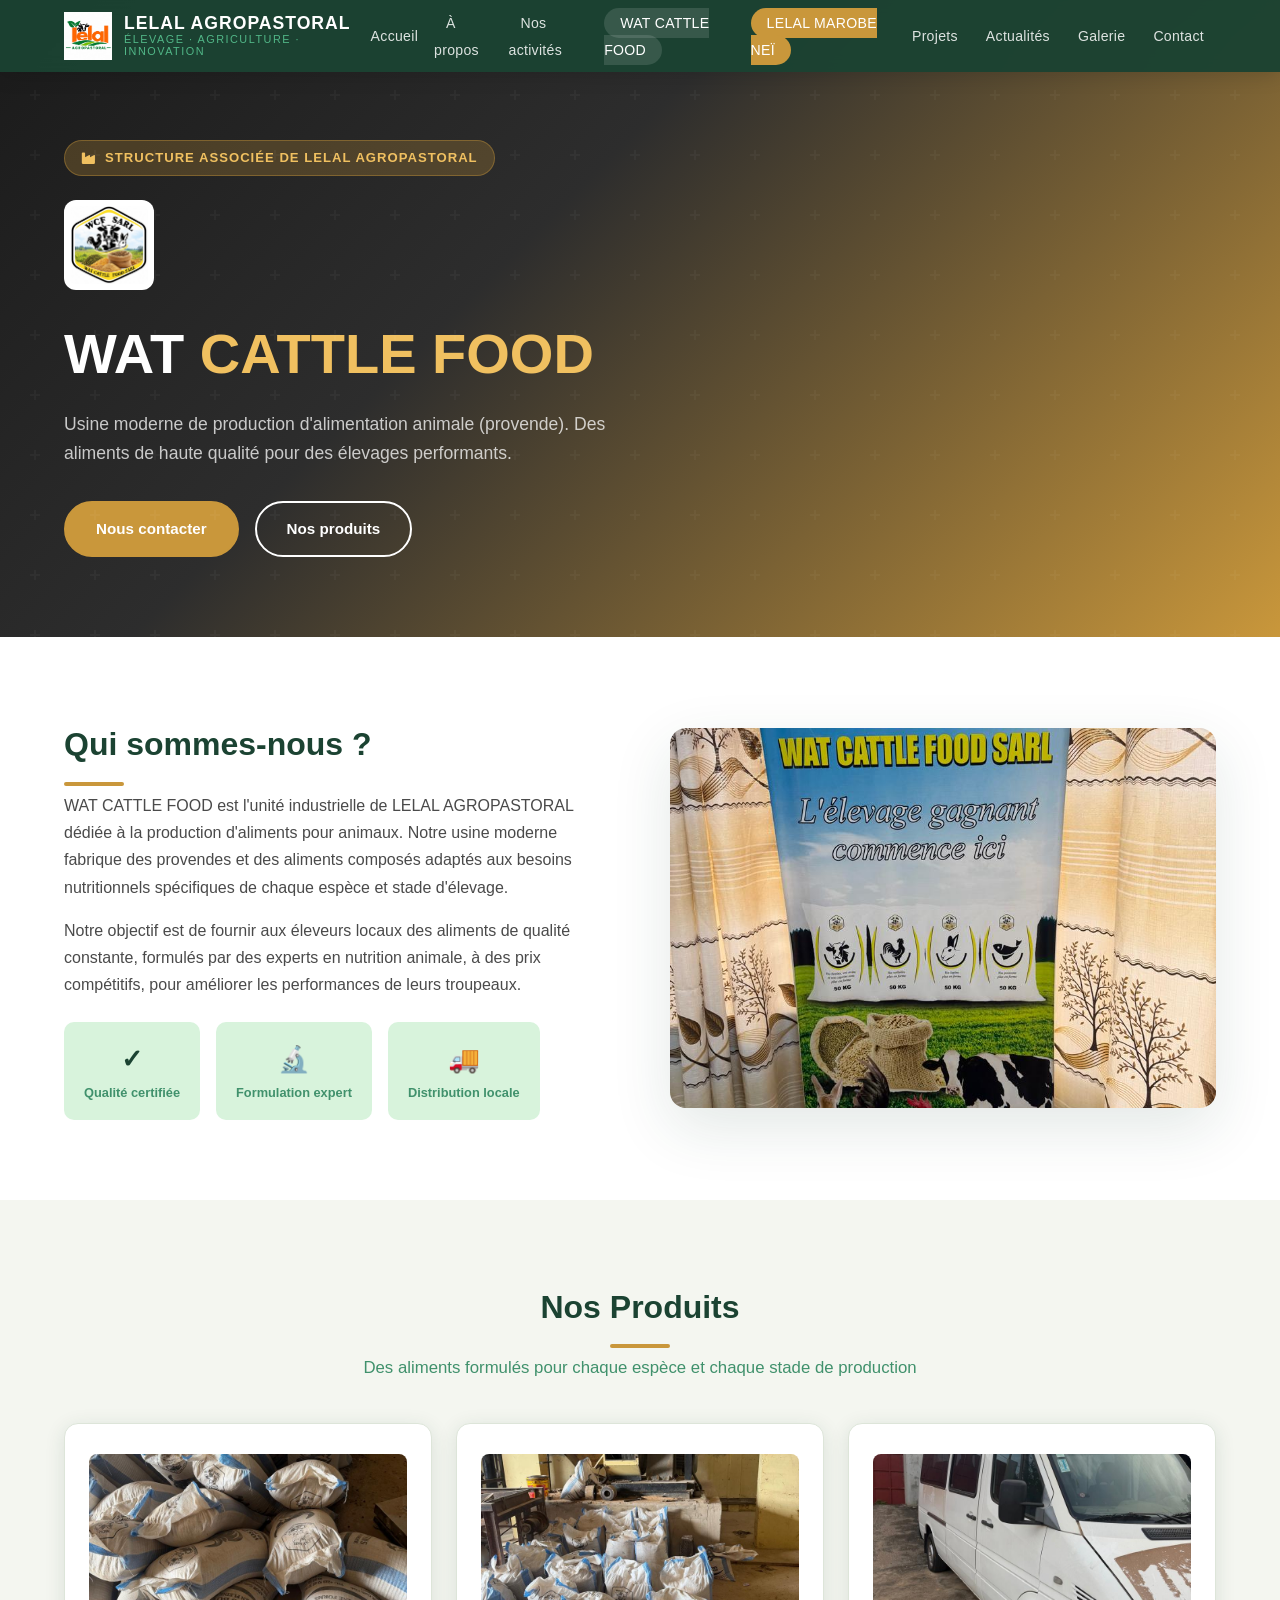
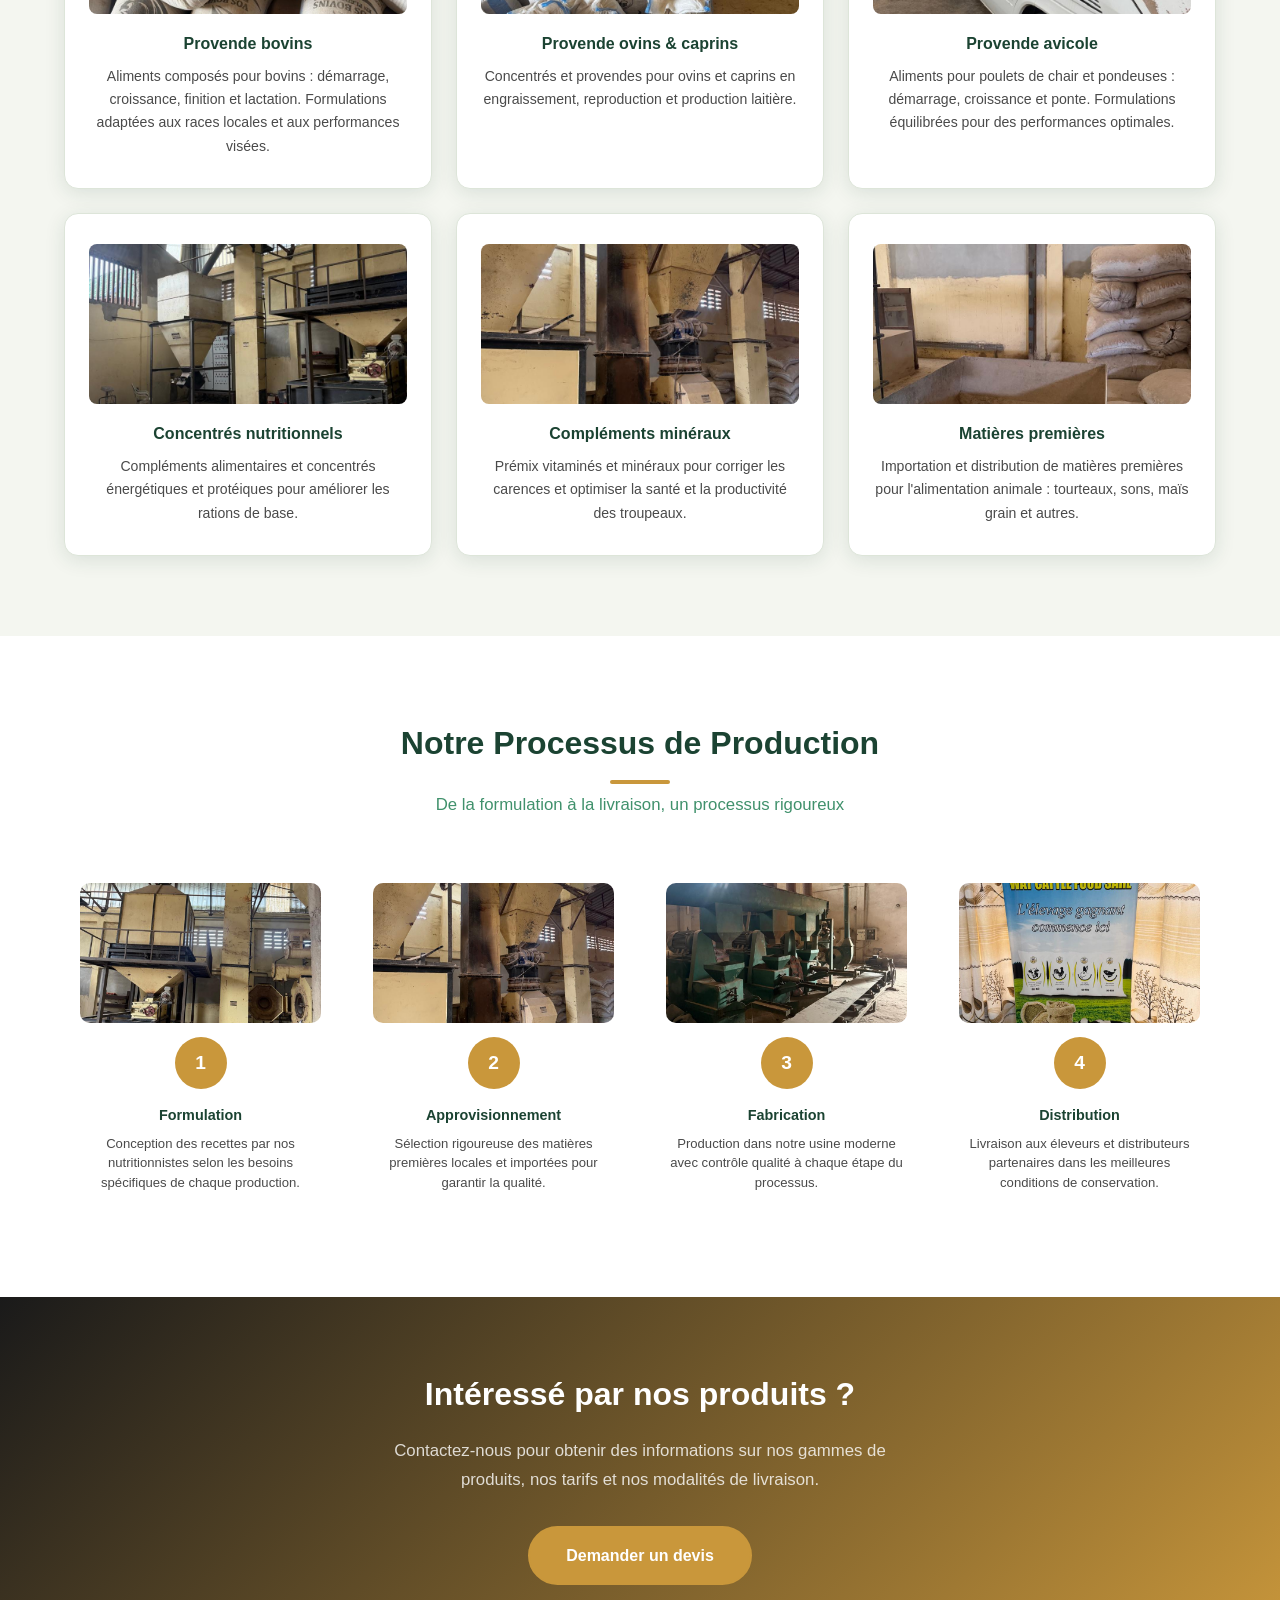
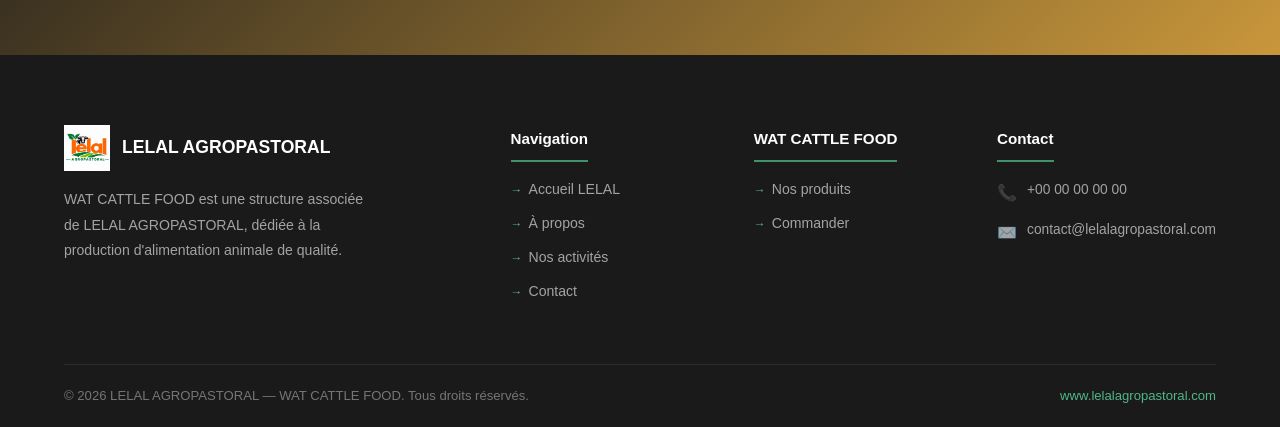
<file: pages/wat-cattle-food.html>
﻿<!DOCTYPE html>
<html lang="fr">
<head>
  <meta charset="UTF-8" />
  <meta name="viewport" content="width=device-width, initial-scale=1.0" />

  <!-- SEO Principal -->
  <title>WAT CATTLE FOOD — Usine de production d'alimentation animale | LELAL AGROPASTORAL</title>
  <meta name="description" content="WAT CATTLE FOOD, usine moderne de production d'alimentation animale (provende). Aliments composés pour bovins, ovins, caprins et volailles. Structure de LELAL AGROPASTORAL." />
  <meta name="keywords" content="WAT CATTLE FOOD, provende, alimentation animale, aliments bovins, aliments volailles, concentrés nutritionnels, fabrication aliments bétail, usine provende" />
  <meta name="author" content="LELAL AGROPASTORAL" />
  <meta name="robots" content="index, follow" />
  <link rel="canonical" href="https://www.lelalagropastoral.com/pages/wat-cattle-food.html" />

  <!-- Open Graph -->
  <meta property="og:type" content="website" />
  <meta property="og:url" content="https://www.lelalagropastoral.com/pages/wat-cattle-food.html" />
  <meta property="og:title" content="WAT CATTLE FOOD — Usine de production d'alimentation animale" />
  <meta property="og:description" content="Usine moderne de production d'alimentation animale (provende). Aliments composés de haute qualité pour bovins, ovins et volailles." />
  <meta property="og:image" content="https://www.lelalagropastoral.com/images/og-image.jpg" />
  <meta property="og:locale" content="fr_FR" />
  <meta property="og:site_name" content="LELAL AGROPASTORAL" />

  <!-- Twitter Card -->
  <meta name="twitter:card" content="summary_large_image" />
  <meta name="twitter:title" content="WAT CATTLE FOOD — Alimentation animale de qualité" />
  <meta name="twitter:description" content="Usine moderne de production de provendes et aliments composés pour bovins, ovins et volailles." />
  <meta name="twitter:image" content="https://www.lelalagropastoral.com/images/og-image.jpg" />

  <!-- Schema.org — Product/Service -->
  <script type="application/ld+json">
  {
    "@context": "https://schema.org",
    "@type": "Organization",
    "name": "WAT CATTLE FOOD",
    "url": "https://www.lelalagropastoral.com/pages/wat-cattle-food.html",
    "description": "Usine moderne de production d'alimentation animale (provende), structure associée de LELAL AGROPASTORAL.",
    "parentOrganization": {
      "@type": "Organization",
      "name": "LELAL AGROPASTORAL",
      "url": "https://www.lelalagropastoral.com"
    }
  }
  </script>

  <link rel="stylesheet" href="../css/style.css" />
  <link rel="stylesheet" href="https://cdnjs.cloudflare.com/ajax/libs/font-awesome/6.5.0/css/all.min.css" />
  <style>
    :root {
      --wcf-or: #c9973b;
      --wcf-dark: #1a1a1a;
    }
    .wcf-hero {
      min-height: 60vh;
      background: linear-gradient(135deg, #1a1a1a 0%, #2d2d2d 40%, #c9973b 100%);
      display: flex;
      align-items: center;
      padding: 140px 5% 80px;
      position: relative;
      overflow: hidden;
    }
    .wcf-hero::before {
      content: '';
      position: absolute;
      inset: 0;
      background: url("data:image/svg+xml,%3Csvg width='60' height='60' viewBox='0 0 60 60' xmlns='http://www.w3.org/2000/svg'%3E%3Cg fill='none'%3E%3Cg fill='%23ffffff' fill-opacity='0.03'%3E%3Cpath d='M36 34v-4h-2v4h-4v2h4v4h2v-4h4v-2h-4z'/%3E%3C/g%3E%3C/g%3E%3C/svg%3E");
    }
    .wcf-hero-badge {
      display: inline-flex;
      align-items: center;
      gap: 8px;
      background: rgba(201,151,59,0.25);
      color: var(--or-clair);
      padding: 6px 16px;
      border-radius: 30px;
      font-size: 0.82rem;
      font-weight: 600;
      letter-spacing: 1px;
      text-transform: uppercase;
      margin-bottom: 1.5rem;
      border: 1px solid rgba(201,151,59,0.4);
    }
    .wcf-hero h1 {
      font-size: clamp(2rem, 5vw, 3.5rem);
      font-weight: 900;
      color: var(--blanc);
      margin-bottom: 0.5rem;
    }
    .wcf-hero h1 span { color: var(--or-clair); }
    .wcf-hero .subtitle {
      font-size: 1.1rem;
      color: rgba(255,255,255,0.75);
      margin-bottom: 2rem;
      max-width: 550px;
    }
    .wcf-section {
      padding: 80px 0;
    }
    .wcf-section:nth-child(even) { background: var(--gris-clair); }
    .wcf-section:nth-child(odd) { background: var(--blanc); }
    .produit-grid {
      display: grid;
      grid-template-columns: repeat(3, 1fr);
      gap: 24px;
      margin-top: 2rem;
    }
    .produit-card {
      background: var(--blanc);
      border-radius: 14px;
      padding: 30px 24px;
      border: 1px solid var(--gris-border);
      box-shadow: 0 4px 20px var(--ombre);
      transition: all var(--transition);
      text-align: center;
    }
    .produit-card:hover {
      transform: translateY(-5px);
      border-color: var(--or);
      box-shadow: 0 12px 40px rgba(201,151,59,0.15);
    }
    .produit-card .produit-icon {
      font-size: 2.5rem;
      margin-bottom: 16px;
      display: block;
    }
    .produit-card h3 {
      font-size: 1rem;
      font-weight: 700;
      color: var(--vert-fonce);
      margin-bottom: 8px;
    }
    .produit-card p {
      font-size: 0.88rem;
      color: var(--gris-texte);
      line-height: 1.65;
    }
    .process-steps {
      display: grid;
      grid-template-columns: repeat(4, 1fr);
      gap: 20px;
      margin-top: 2rem;
      position: relative;
    }
    .process-step {
      text-align: center;
      padding: 24px 16px;
      position: relative;
    }
    .step-number {
      width: 52px;
      height: 52px;
      background: var(--or);
      border-radius: 50%;
      display: flex;
      align-items: center;
      justify-content: center;
      font-size: 1.2rem;
      font-weight: 800;
      color: var(--blanc);
      margin: 0 auto 14px;
    }
    .process-step h4 {
      font-size: 0.9rem;
      font-weight: 700;
      color: var(--vert-fonce);
      margin-bottom: 6px;
    }
    .process-step p {
      font-size: 0.82rem;
      color: var(--gris-texte);
      line-height: 1.5;
    }
    @media(max-width:768px) {
      .produit-grid { grid-template-columns: 1fr; }
      .process-steps { grid-template-columns: 1fr 1fr; }
    }
    @media(max-width:480px) {
      .process-steps { grid-template-columns: 1fr; }
    }
  </style>
</head>
<body>

  <nav id="navbar">
    <div class="nav-container">
      <a href="../index.html" class="nav-logo">
        <img src="../images/logo-lelal-agropastoral.jpeg" alt="LELAL AGROPASTORAL" />
        <div class="nav-logo-text">
          <span class="brand">LELAL AGROPASTORAL</span>
          <span class="tagline">Élevage · Agriculture · Innovation</span>
        </div>
      </a>
      <ul class="nav-menu">
        <li><a href="../index.html">Accueil</a></li>
        <li><a href="apropos.html">À propos</a></li>
        <li><a href="activites.html">Nos activités</a></li>
        <li class="nav-special"><a href="wat-cattle-food.html" class="active">WAT CATTLE FOOD</a></li>
        <li class="nav-special"><a href="lelal-maro-bene.html">LELAL MAROBE NEÏ</a></li>
        <li><a href="projets.html">Projets</a></li>
        <li><a href="actualites.html">Actualités</a></li>
        <li><a href="galerie.html">Galerie</a></li>
        <li><a href="contact.html">Contact</a></li>
      </ul>
      <button class="hamburger" aria-label="Menu"><span></span><span></span><span></span></button>
    </div>
  </nav>

  <!-- HERO WAT CATTLE FOOD -->
  <section class="wcf-hero">
    <div>
      <div class="wcf-hero-badge">
        <i class="fas fa-industry"></i> Structure associée de LELAL AGROPASTORAL
      </div>
      <img src="../images/logo-watcattlefood.jpeg" alt="Logo WAT CATTLE FOOD" style="height:90px; width:auto; margin-bottom:1rem; border-radius:12px; background:#fff; padding:6px;" />
      <h1>WAT <span>CATTLE FOOD</span></h1>
      <p class="subtitle">Usine moderne de production d'alimentation animale (provende). Des aliments de haute qualité pour des élevages performants.</p>
      <div style="display:flex; gap:16px; flex-wrap:wrap;">
        <a href="contact.html" class="btn btn-or">Nous contacter</a>
        <a href="#produits" class="btn btn-outline">Nos produits</a>
      </div>
    </div>
  </section>

  <!-- PRÉSENTATION -->
  <section class="wcf-section">
    <div class="container">
      <div style="display:grid; grid-template-columns:1fr 1fr; gap:60px; align-items:center;">
        <div class="fade-up">
          <h2 class="section-title">Qui sommes-nous ?</h2>
          <p style="margin-bottom:1rem;">WAT CATTLE FOOD est l'unité industrielle de LELAL AGROPASTORAL dédiée à la production d'aliments pour animaux. Notre usine moderne fabrique des provendes et des aliments composés adaptés aux besoins nutritionnels spécifiques de chaque espèce et stade d'élevage.</p>
          <p>Notre objectif est de fournir aux éleveurs locaux des aliments de qualité constante, formulés par des experts en nutrition animale, à des prix compétitifs, pour améliorer les performances de leurs troupeaux.</p>
          <div style="margin-top:1.5rem; display:flex; gap:16px; flex-wrap:wrap;">
            <div style="background:var(--vert-pale); padding:16px 20px; border-radius:10px; text-align:center;">
              <div style="font-size:1.6rem; font-weight:800; color:var(--vert-fonce);">✓</div>
              <div style="font-size:0.8rem; color:var(--vert-clair); font-weight:600;">Qualité certifiée</div>
            </div>
            <div style="background:var(--vert-pale); padding:16px 20px; border-radius:10px; text-align:center;">
              <div style="font-size:1.6rem; font-weight:800; color:var(--vert-fonce);">🔬</div>
              <div style="font-size:0.8rem; color:var(--vert-clair); font-weight:600;">Formulation expert</div>
            </div>
            <div style="background:var(--vert-pale); padding:16px 20px; border-radius:10px; text-align:center;">
              <div style="font-size:1.6rem; font-weight:800; color:var(--vert-fonce);">🚚</div>
              <div style="font-size:0.8rem; color:var(--vert-clair); font-weight:600;">Distribution locale</div>
            </div>
          </div>
        </div>
        <div class="fade-up" style="border-radius:16px; overflow:hidden; height:380px; box-shadow:0 20px 60px var(--ombre);">
          <img src="../images/photo-23.jpeg" alt="Affiche WAT CATTLE FOOD SARL" style="width:100%; height:100%; object-fit:cover;" />
        </div>
      </div>
    </div>
  </section>

  <!-- PRODUITS -->
  <section class="wcf-section" id="produits">
    <div class="container">
      <h2 class="section-title center fade-up">Nos Produits</h2>
      <p class="section-subtitle center fade-up">Des aliments formulés pour chaque espèce et chaque stade de production</p>
      <div class="produit-grid">
        <div class="produit-card fade-up">
          <div style="height:160px; overflow:hidden; border-radius:8px; margin-bottom:16px;">
            <img src="../images/photo-13.jpeg" alt="Sacs de provende WAT CATTLE FOOD bovins" style="width:100%; height:160px; object-fit:cover;" />
          </div>
          <h3>Provende bovins</h3>
          <p>Aliments composés pour bovins : démarrage, croissance, finition et lactation. Formulations adaptées aux races locales et aux performances visées.</p>
        </div>
        <div class="produit-card fade-up">
          <div style="height:160px; overflow:hidden; border-radius:8px; margin-bottom:16px;">
            <img src="../images/photo-14.jpeg" alt="Production provende ovins caprins" style="width:100%; height:160px; object-fit:cover;" />
          </div>
          <h3>Provende ovins & caprins</h3>
          <p>Concentrés et provendes pour ovins et caprins en engraissement, reproduction et production laitière.</p>
        </div>
        <div class="produit-card fade-up">
          <div style="height:160px; overflow:hidden; border-radius:8px; margin-bottom:16px;">
            <img src="../images/photo-21.jpeg" alt="Gamme complète WAT CATTLE FOOD" style="width:100%; height:160px; object-fit:cover;" />
          </div>
          <h3>Provende avicole</h3>
          <p>Aliments pour poulets de chair et pondeuses : démarrage, croissance et ponte. Formulations équilibrées pour des performances optimales.</p>
        </div>
        <div class="produit-card fade-up">
          <div style="height:160px; overflow:hidden; border-radius:8px; margin-bottom:16px;">
            <img src="../images/photo-12.jpeg" alt="Machines de production WAT CATTLE FOOD" style="width:100%; height:160px; object-fit:cover;" />
          </div>
          <h3>Concentrés nutritionnels</h3>
          <p>Compléments alimentaires et concentrés énergétiques et protéiques pour améliorer les rations de base.</p>
        </div>
        <div class="produit-card fade-up">
          <div style="height:160px; overflow:hidden; border-radius:8px; margin-bottom:16px;">
            <img src="../images/photo-15.jpeg" alt="Stock matières premières WAT CATTLE FOOD" style="width:100%; height:160px; object-fit:cover;" />
          </div>
          <h3>Compléments minéraux</h3>
          <p>Prémix vitaminés et minéraux pour corriger les carences et optimiser la santé et la productivité des troupeaux.</p>
        </div>
        <div class="produit-card fade-up">
          <div style="height:160px; overflow:hidden; border-radius:8px; margin-bottom:16px;">
            <img src="../images/photo-17.jpeg" alt="Matières premières alimentation animale" style="width:100%; height:160px; object-fit:cover;" />
          </div>
          <h3>Matières premières</h3>
          <p>Importation et distribution de matières premières pour l'alimentation animale : tourteaux, sons, maïs grain et autres.</p>
        </div>
      </div>
    </div>
  </section>

  <!-- PROCESSUS DE PRODUCTION -->
  <section class="wcf-section">
    <div class="container">
      <h2 class="section-title center fade-up">Notre Processus de Production</h2>
      <p class="section-subtitle center fade-up">De la formulation à la livraison, un processus rigoureux</p>
      <div class="process-steps">
        <div class="process-step fade-up">
          <div style="height:140px; overflow:hidden; border-radius:10px; margin-bottom:14px;">
            <img src="../images/photo-10.jpeg" alt="Machines de formulation WAT CATTLE FOOD" style="width:100%; height:140px; object-fit:cover;" />
          </div>
          <div class="step-number">1</div>
          <h4>Formulation</h4>
          <p>Conception des recettes par nos nutritionnistes selon les besoins spécifiques de chaque production.</p>
        </div>
        <div class="process-step fade-up">
          <div style="height:140px; overflow:hidden; border-radius:10px; margin-bottom:14px;">
            <img src="../images/photo-15.jpeg" alt="Stock matières premières" style="width:100%; height:140px; object-fit:cover;" />
          </div>
          <div class="step-number">2</div>
          <h4>Approvisionnement</h4>
          <p>Sélection rigoureuse des matières premières locales et importées pour garantir la qualité.</p>
        </div>
        <div class="process-step fade-up">
          <div style="height:140px; overflow:hidden; border-radius:10px; margin-bottom:14px;">
            <img src="../images/photo-18.jpeg" alt="Chaîne de production WAT CATTLE FOOD" style="width:100%; height:140px; object-fit:cover;" />
          </div>
          <div class="step-number">3</div>
          <h4>Fabrication</h4>
          <p>Production dans notre usine moderne avec contrôle qualité à chaque étape du processus.</p>
        </div>
        <div class="process-step fade-up">
          <div style="height:140px; overflow:hidden; border-radius:10px; margin-bottom:14px;">
            <img src="../images/photo-22.jpeg" alt="Bus de distribution WAT CATTLE FOOD" style="width:100%; height:140px; object-fit:cover;" />
          </div>
          <div class="step-number">4</div>
          <h4>Distribution</h4>
          <p>Livraison aux éleveurs et distributeurs partenaires dans les meilleures conditions de conservation.</p>
        </div>
      </div>
    </div>
  </section>

  <!-- CTA CONTACT -->
  <section style="padding:70px 0; background: linear-gradient(135deg, #1a1a1a, #c9973b); text-align:center;">
    <div class="container">
      <h2 style="color:var(--blanc); font-size:2rem; margin-bottom:1rem;">Intéressé par nos produits ?</h2>
      <p style="color:rgba(255,255,255,0.8); font-size:1.05rem; margin-bottom:2rem; max-width:500px; margin-left:auto; margin-right:auto;">Contactez-nous pour obtenir des informations sur nos gammes de produits, nos tarifs et nos modalités de livraison.</p>
      <a href="contact.html" class="btn btn-or" style="font-size:1rem; padding:14px 36px;">Demander un devis</a>
    </div>
  </section>

  <footer>
    <div class="container">
      <div class="footer-grid">
        <div class="footer-brand">
          <a href="../index.html" class="brand-logo">
            <img src="../images/logo-lelal-agropastoral.jpeg" alt="LELAL AGROPASTORAL" />
            <span class="brand-name">LELAL AGROPASTORAL</span>
          </a>
          <p>WAT CATTLE FOOD est une structure associée de LELAL AGROPASTORAL, dédiée à la production d'alimentation animale de qualité.</p>
        </div>
        <div class="footer-col">
          <h4>Navigation</h4>
          <ul>
            <li><a href="../index.html">Accueil LELAL</a></li>
            <li><a href="apropos.html">À propos</a></li>
            <li><a href="activites.html">Nos activités</a></li>
            <li><a href="contact.html">Contact</a></li>
          </ul>
        </div>
        <div class="footer-col">
          <h4>WAT CATTLE FOOD</h4>
          <ul>
            <li><a href="#produits">Nos produits</a></li>
            <li><a href="contact.html">Commander</a></li>
          </ul>
        </div>
        <div class="footer-col">
          <h4>Contact</h4>
          <div class="footer-contact-item"><span class="icon">📞</span><span>+00 00 00 00 00</span></div>
          <div class="footer-contact-item"><span class="icon">✉️</span><span>contact@lelalagropastoral.com</span></div>
        </div>
      </div>
      <div class="footer-bottom">
        <p>© 2026 LELAL AGROPASTORAL — WAT CATTLE FOOD. Tous droits réservés.</p>
        <p><a href="../index.html">www.lelalagropastoral.com</a></p>
      </div>
    </div>
  </footer>

  <div class="mobile-actions">
    <a href="tel:+00000000000" class="mobile-btn call"><i class="fas fa-phone"></i></a>
    <a href="https://wa.me/22893623794" class="mobile-btn whatsapp" target="_blank"><i class="fab fa-whatsapp"></i></a>
  </div>

  <script src="../js/main.js"></script>
</body>
</html>
</file>
<file: css/style.css>
/* ============================================================
   LELAL AGROPASTORAL — Feuille de style principale
   Palette : Vert professionnel + Or/Ambre
   ============================================================ */

/* ---------- Variables de couleur ---------- */
:root {
  --vert-fonce:    #1b4332;
  --vert-moyen:    #2d6a4f;
  --vert-clair:    #40916c;
  --vert-accent:   #52b788;
  --vert-pale:     #d8f3dc;
  --or:            #c9973b;
  --or-clair:      #f0c060;
  --blanc:         #ffffff;
  --gris-clair:    #f4f6f0;
  --gris-texte:    #4a4a4a;
  --gris-border:   #dde5d9;
  --noir:          #1a1a1a;
  --ombre:         rgba(27, 67, 50, 0.12);
  --transition:    0.3s ease;
}

/* ---------- Reset & Base ---------- */
*, *::before, *::after {
  box-sizing: border-box;
  margin: 0;
  padding: 0;
}

html { scroll-behavior: smooth; }

body {
  font-family: 'Segoe UI', 'Helvetica Neue', Arial, sans-serif;
  color: var(--gris-texte);
  background: var(--blanc);
  line-height: 1.7;
  font-size: 16px;
}

img { max-width: 100%; height: auto; display: block; }

a { color: var(--vert-clair); text-decoration: none; transition: color var(--transition); }
a:hover { color: var(--or); }

ul { list-style: none; }

/* ---------- Utilitaires ---------- */
.container {
  width: 90%;
  max-width: 1200px;
  margin: 0 auto;
}

.section-title {
  font-size: 2rem;
  font-weight: 700;
  color: var(--vert-fonce);
  margin-bottom: 0.4rem;
  position: relative;
}

.section-title::after {
  content: '';
  display: block;
  width: 60px;
  height: 4px;
  background: var(--or);
  margin-top: 10px;
  border-radius: 2px;
}

.section-title.center { text-align: center; }
.section-title.center::after { margin: 10px auto 0; }

.section-subtitle {
  font-size: 1.05rem;
  color: var(--vert-clair);
  margin-bottom: 2.5rem;
}

.section-subtitle.center { text-align: center; }

.btn {
  display: inline-block;
  padding: 13px 30px;
  border-radius: 50px;
  font-weight: 600;
  font-size: 0.95rem;
  transition: all var(--transition);
  cursor: pointer;
  border: 2px solid transparent;
}

.btn-primary {
  background: var(--vert-clair);
  color: var(--blanc);
  border-color: var(--vert-clair);
}
.btn-primary:hover {
  background: var(--vert-fonce);
  border-color: var(--vert-fonce);
  color: var(--blanc);
  transform: translateY(-2px);
  box-shadow: 0 6px 20px var(--ombre);
}

.btn-outline {
  background: transparent;
  color: var(--blanc);
  border-color: var(--blanc);
}
.btn-outline:hover {
  background: var(--blanc);
  color: var(--vert-fonce);
  transform: translateY(-2px);
}

.btn-or {
  background: var(--or);
  color: var(--blanc);
  border-color: var(--or);
}
.btn-or:hover {
  background: #b8872e;
  border-color: #b8872e;
  color: var(--blanc);
  transform: translateY(-2px);
}

.tag {
  display: inline-block;
  background: var(--vert-pale);
  color: var(--vert-fonce);
  padding: 4px 14px;
  border-radius: 20px;
  font-size: 0.82rem;
  font-weight: 600;
  letter-spacing: 0.5px;
}

/* ---------- HEADER / NAVBAR ---------- */
#navbar {
  position: fixed;
  top: 0;
  left: 0;
  width: 100%;
  z-index: 1000;
  background: rgba(27, 67, 50, 0.97);
  backdrop-filter: blur(8px);
  box-shadow: 0 2px 20px rgba(0,0,0,0.15);
  transition: all var(--transition);
}

#navbar.scrolled {
  background: var(--vert-fonce);
  box-shadow: 0 4px 30px rgba(0,0,0,0.2);
}

.nav-container {
  display: flex;
  align-items: center;
  justify-content: space-between;
  padding: 0 5%;
  height: 72px;
}

.nav-logo {
  display: flex;
  align-items: center;
  gap: 12px;
  text-decoration: none;
}

.nav-logo img {
  height: 48px;
  width: auto;
}

.nav-logo-text {
  display: flex;
  flex-direction: column;
  line-height: 1.1;
}

.nav-logo-text .brand {
  font-size: 1.1rem;
  font-weight: 800;
  color: var(--blanc);
  letter-spacing: 1px;
}

.nav-logo-text .tagline {
  font-size: 0.68rem;
  color: var(--vert-accent);
  letter-spacing: 1.5px;
  text-transform: uppercase;
}

.nav-menu {
  display: flex;
  align-items: center;
  gap: 4px;
}

.nav-menu li a {
  color: rgba(255,255,255,0.85);
  font-size: 0.88rem;
  font-weight: 500;
  padding: 8px 12px;
  border-radius: 6px;
  transition: all var(--transition);
  letter-spacing: 0.3px;
}

.nav-menu li a:hover,
.nav-menu li a.active {
  color: var(--blanc);
  background: rgba(255,255,255,0.12);
}

.nav-menu .nav-special a {
  background: var(--or);
  color: var(--blanc);
  border-radius: 20px;
  padding: 7px 16px;
}
.nav-menu .nav-special a:hover {
  background: var(--or-clair);
  color: var(--vert-fonce);
}

.nav-cta {
  display: flex;
  align-items: center;
  gap: 10px;
}

.nav-phone {
  display: flex;
  align-items: center;
  gap: 6px;
  color: var(--vert-accent);
  font-weight: 600;
  font-size: 0.9rem;
}

.hamburger {
  display: none;
  flex-direction: column;
  gap: 5px;
  cursor: pointer;
  padding: 6px;
}

.hamburger span {
  display: block;
  width: 26px;
  height: 2px;
  background: var(--blanc);
  border-radius: 2px;
  transition: all var(--transition);
}

/* ---------- HERO ---------- */
.hero {
  min-height: 100vh;
  background: linear-gradient(135deg, var(--vert-fonce) 0%, var(--vert-moyen) 50%, var(--vert-clair) 100%);
  display: flex;
  align-items: center;
  position: relative;
  overflow: hidden;
}

.hero::before {
  content: '';
  position: absolute;
  inset: 0;
  background: url("data:image/svg+xml,%3Csvg width='60' height='60' viewBox='0 0 60 60' xmlns='http://www.w3.org/2000/svg'%3E%3Cg fill='none' fill-rule='evenodd'%3E%3Cg fill='%23ffffff' fill-opacity='0.04'%3E%3Cpath d='M36 34v-4h-2v4h-4v2h4v4h2v-4h4v-2h-4zm0-30V0h-2v4h-4v2h4v4h2V6h4V4h-4zM6 34v-4H4v4H0v2h4v4h2v-4h4v-2H6zM6 4V0H4v4H0v2h4v4h2V6h4V4H6z'/%3E%3C/g%3E%3C/g%3E%3C/svg%3E");
}

.hero-overlay {
  position: absolute;
  inset: 0;
  background: linear-gradient(to right, rgba(27,67,50,0.7) 0%, transparent 100%);
}

.hero-content {
  position: relative;
  z-index: 2;
  padding: 120px 5% 80px;
  max-width: 700px;
}

.hero-tag {
  display: inline-flex;
  align-items: center;
  gap: 8px;
  background: rgba(255,255,255,0.15);
  color: var(--or-clair);
  padding: 6px 16px;
  border-radius: 30px;
  font-size: 0.82rem;
  font-weight: 600;
  letter-spacing: 1px;
  text-transform: uppercase;
  margin-bottom: 1.5rem;
  backdrop-filter: blur(4px);
  border: 1px solid rgba(255,255,255,0.2);
}

.hero h1 {
  font-size: clamp(2.2rem, 5vw, 3.8rem);
  font-weight: 800;
  color: var(--blanc);
  line-height: 1.15;
  margin-bottom: 1.2rem;
}

.hero h1 span { color: var(--or-clair); }

.hero p {
  font-size: 1.1rem;
  color: rgba(255,255,255,0.88);
  max-width: 560px;
  margin-bottom: 2rem;
  line-height: 1.8;
}

.hero-buttons {
  display: flex;
  gap: 16px;
  flex-wrap: wrap;
}

.hero-stats {
  position: relative;
  z-index: 2;
  display: flex;
  gap: 20px;
  margin-top: 2.5rem;
  flex-wrap: wrap;
}

.hero-stat {
  text-align: center;
  background: rgba(255,255,255,0.1);
  backdrop-filter: blur(8px);
  border: 1px solid rgba(255,255,255,0.2);
  border-radius: 12px;
  padding: 16px 24px;
}

.hero-stat .number {
  font-size: 2rem;
  font-weight: 800;
  color: var(--or-clair);
  line-height: 1;
}

.hero-stat .label {
  font-size: 0.78rem;
  color: rgba(255,255,255,0.8);
  text-transform: uppercase;
  letter-spacing: 1px;
  margin-top: 4px;
}

.scroll-indicator {
  position: absolute;
  bottom: 30px;
  left: 50%;
  transform: translateX(-50%);
  z-index: 2;
  display: flex;
  flex-direction: column;
  align-items: center;
  gap: 8px;
  color: rgba(255,255,255,0.5);
  font-size: 0.75rem;
  letter-spacing: 1px;
}

.scroll-indicator .mouse {
  width: 24px;
  height: 36px;
  border: 2px solid rgba(255,255,255,0.4);
  border-radius: 12px;
  display: flex;
  justify-content: center;
  padding-top: 6px;
}

.scroll-indicator .mouse::before {
  content: '';
  width: 4px;
  height: 8px;
  background: rgba(255,255,255,0.6);
  border-radius: 2px;
  animation: scrollDown 2s infinite;
}

@keyframes scrollDown {
  0%, 100% { transform: translateY(0); opacity: 1; }
  50% { transform: translateY(6px); opacity: 0.3; }
}

/* ---------- SECTION INTRO / ABOUT SNAP ---------- */
.intro-section {
  padding: 90px 0;
  background: var(--gris-clair);
}

.intro-grid {
  display: grid;
  grid-template-columns: 1fr 1fr;
  gap: 60px;
  align-items: center;
}

.intro-text .section-title { margin-bottom: 1rem; }

.intro-text p {
  color: var(--gris-texte);
  margin-bottom: 1.2rem;
  font-size: 1.02rem;
}

.intro-values {
  display: grid;
  grid-template-columns: 1fr 1fr;
  gap: 16px;
  margin-top: 2rem;
}

.value-card {
  background: var(--blanc);
  border-radius: 10px;
  padding: 18px;
  border-left: 4px solid var(--vert-accent);
  box-shadow: 0 2px 12px var(--ombre);
  transition: transform var(--transition);
}

.value-card:hover { transform: translateY(-3px); }

.value-card .icon {
  font-size: 1.6rem;
  margin-bottom: 8px;
}

.value-card h4 {
  font-size: 0.9rem;
  font-weight: 700;
  color: var(--vert-fonce);
  margin-bottom: 4px;
}

.value-card p {
  font-size: 0.82rem;
  color: var(--gris-texte);
  margin: 0;
}

.intro-visual {
  position: relative;
}

.intro-visual .main-img {
  border-radius: 16px;
  box-shadow: 0 20px 60px var(--ombre);
  width: 100%;
  height: 420px;
  object-fit: cover;
  background: linear-gradient(135deg, var(--vert-moyen), var(--vert-clair));
  display: flex;
  align-items: center;
  justify-content: center;
  font-size: 5rem;
}

.intro-badge {
  position: absolute;
  bottom: -20px;
  left: -20px;
  background: var(--or);
  color: var(--blanc);
  padding: 18px 24px;
  border-radius: 12px;
  box-shadow: 0 8px 30px rgba(201,151,59,0.4);
  text-align: center;
}

.intro-badge .number {
  font-size: 2rem;
  font-weight: 800;
  line-height: 1;
}

.intro-badge .text {
  font-size: 0.75rem;
  opacity: 0.9;
  margin-top: 2px;
}

/* ---------- ACTIVITÉS ---------- */
.activites-section {
  padding: 90px 0;
  background: var(--blanc);
}

.activites-grid {
  display: grid;
  grid-template-columns: repeat(3, 1fr);
  gap: 28px;
  margin-top: 2rem;
}

.activite-card {
  background: var(--blanc);
  border-radius: 14px;
  padding: 32px 26px;
  border: 1px solid var(--gris-border);
  box-shadow: 0 4px 20px var(--ombre);
  transition: all var(--transition);
  position: relative;
  overflow: hidden;
}

.activite-card::before {
  content: '';
  position: absolute;
  top: 0;
  left: 0;
  width: 100%;
  height: 4px;
  background: linear-gradient(to right, var(--vert-clair), var(--vert-accent));
}

.activite-card:hover {
  transform: translateY(-6px);
  box-shadow: 0 16px 40px var(--ombre);
  border-color: var(--vert-accent);
}

.activite-icon {
  width: 60px;
  height: 60px;
  background: var(--vert-pale);
  border-radius: 14px;
  display: flex;
  align-items: center;
  justify-content: center;
  font-size: 1.8rem;
  margin-bottom: 18px;
}

.activite-card h3 {
  font-size: 1.08rem;
  font-weight: 700;
  color: var(--vert-fonce);
  margin-bottom: 10px;
}

.activite-card p {
  font-size: 0.9rem;
  color: var(--gris-texte);
  line-height: 1.7;
}

.activite-card ul {
  margin-top: 12px;
}

.activite-card ul li {
  font-size: 0.88rem;
  color: var(--gris-texte);
  padding: 4px 0;
  padding-left: 16px;
  position: relative;
}

.activite-card ul li::before {
  content: '▸';
  position: absolute;
  left: 0;
  color: var(--vert-accent);
  font-size: 0.8rem;
}

/* ---------- STRUCTURES ASSOCIÉES ---------- */
.structures-section {
  padding: 90px 0;
  background: var(--vert-fonce);
}

.structures-section .section-title { color: var(--blanc); }
.structures-section .section-title::after { background: var(--or); }
.structures-section .section-subtitle { color: rgba(255,255,255,0.7); }

.structures-grid {
  display: grid;
  grid-template-columns: 1fr 1fr;
  gap: 30px;
  margin-top: 2.5rem;
}

.structure-card {
  background: rgba(255,255,255,0.06);
  border: 1px solid rgba(255,255,255,0.12);
  border-radius: 16px;
  padding: 40px 36px;
  transition: all var(--transition);
  cursor: pointer;
  text-decoration: none;
  display: block;
}

.structure-card:hover {
  background: rgba(255,255,255,0.1);
  transform: translateY(-4px);
  border-color: var(--or);
}

.structure-logo {
  width: 70px;
  height: 70px;
  background: var(--or);
  border-radius: 16px;
  display: flex;
  align-items: center;
  justify-content: center;
  font-size: 2rem;
  margin-bottom: 20px;
}

.structure-card h3 {
  font-size: 1.4rem;
  font-weight: 800;
  color: var(--blanc);
  margin-bottom: 8px;
}

.structure-card .type {
  font-size: 0.8rem;
  color: var(--or-clair);
  text-transform: uppercase;
  letter-spacing: 1.5px;
  font-weight: 600;
  margin-bottom: 14px;
}

.structure-card p {
  color: rgba(255,255,255,0.75);
  font-size: 0.95rem;
  line-height: 1.75;
  margin-bottom: 20px;
}

.structure-link {
  display: inline-flex;
  align-items: center;
  gap: 8px;
  color: var(--or-clair);
  font-weight: 600;
  font-size: 0.9rem;
  transition: gap var(--transition);
}

.structure-card:hover .structure-link { gap: 12px; }

/* ---------- RÉALISATIONS / PROJETS ---------- */
.projets-section {
  padding: 90px 0;
  background: var(--gris-clair);
}

.projets-grid {
  display: grid;
  grid-template-columns: repeat(3, 1fr);
  gap: 26px;
  margin-top: 2rem;
}

.projet-card {
  background: var(--blanc);
  border-radius: 14px;
  overflow: hidden;
  box-shadow: 0 4px 20px var(--ombre);
  transition: all var(--transition);
}

.projet-card:hover {
  transform: translateY(-6px);
  box-shadow: 0 16px 40px var(--ombre);
}

.projet-img {
  height: 190px;
  background: linear-gradient(135deg, var(--vert-moyen), var(--vert-accent));
  display: flex;
  align-items: center;
  justify-content: center;
  font-size: 3.5rem;
  position: relative;
  overflow: hidden;
}

.projet-img img {
  width: 100%;
  height: 100%;
  object-fit: cover;
}

.projet-body {
  padding: 22px;
}

.projet-body .tag { margin-bottom: 10px; }

.projet-body h3 {
  font-size: 1rem;
  font-weight: 700;
  color: var(--vert-fonce);
  margin-bottom: 8px;
}

.projet-body p {
  font-size: 0.88rem;
  color: var(--gris-texte);
  line-height: 1.65;
}

/* ---------- ACTUALITÉS ---------- */
.actualites-section {
  padding: 90px 0;
  background: var(--blanc);
}

.actualites-grid {
  display: grid;
  grid-template-columns: 2fr 1fr;
  gap: 30px;
  margin-top: 2rem;
}

.actu-featured {
  background: var(--blanc);
  border-radius: 14px;
  overflow: hidden;
  box-shadow: 0 4px 24px var(--ombre);
  border: 1px solid var(--gris-border);
}

.actu-img {
  height: 260px;
  background: linear-gradient(135deg, var(--vert-fonce), var(--vert-clair));
  display: flex;
  align-items: center;
  justify-content: center;
  font-size: 4rem;
}

.actu-body { padding: 28px; }

.actu-meta {
  display: flex;
  gap: 14px;
  align-items: center;
  margin-bottom: 12px;
}

.actu-date {
  font-size: 0.8rem;
  color: var(--or);
  font-weight: 600;
}

.actu-body h3 {
  font-size: 1.2rem;
  font-weight: 700;
  color: var(--vert-fonce);
  margin-bottom: 10px;
  line-height: 1.4;
}

.actu-body p {
  font-size: 0.92rem;
  color: var(--gris-texte);
  line-height: 1.7;
  margin-bottom: 16px;
}

.actu-list {
  display: flex;
  flex-direction: column;
  gap: 16px;
}

.actu-item {
  background: var(--gris-clair);
  border-radius: 10px;
  padding: 18px;
  border-left: 3px solid var(--vert-accent);
  transition: all var(--transition);
}

.actu-item:hover {
  background: var(--vert-pale);
  border-color: var(--vert-fonce);
  transform: translateX(4px);
}

.actu-item .date {
  font-size: 0.78rem;
  color: var(--or);
  font-weight: 600;
  margin-bottom: 6px;
}

.actu-item h4 {
  font-size: 0.92rem;
  font-weight: 700;
  color: var(--vert-fonce);
  margin-bottom: 4px;
  line-height: 1.4;
}

.actu-item p {
  font-size: 0.82rem;
  color: var(--gris-texte);
  line-height: 1.5;
}

/* ---------- GALERIE ---------- */
.galerie-section {
  padding: 90px 0;
  background: var(--vert-fonce);
}

.galerie-section .section-title { color: var(--blanc); }
.galerie-section .section-title::after { background: var(--or); }
.galerie-section .section-subtitle { color: rgba(255,255,255,0.7); }

.galerie-grid {
  display: grid;
  grid-template-columns: repeat(4, 1fr);
  grid-template-rows: auto;
  gap: 12px;
  margin-top: 2rem;
}

.galerie-item {
  border-radius: 10px;
  overflow: hidden;
  cursor: pointer;
  position: relative;
  background: var(--vert-moyen);
}

.galerie-item:first-child {
  grid-column: span 2;
  grid-row: span 2;
}

.galerie-item .placeholder {
  width: 100%;
  height: 100%;
  min-height: 180px;
  display: flex;
  align-items: center;
  justify-content: center;
  font-size: 2.5rem;
  background: linear-gradient(135deg, var(--vert-moyen), var(--vert-clair));
  transition: transform var(--transition);
}

.galerie-item:first-child .placeholder { min-height: 372px; font-size: 4rem; }

.galerie-item:hover .placeholder { transform: scale(1.05); }

.galerie-overlay {
  position: absolute;
  inset: 0;
  background: rgba(27,67,50,0.6);
  display: flex;
  align-items: center;
  justify-content: center;
  opacity: 0;
  transition: opacity var(--transition);
}

.galerie-item:hover .galerie-overlay { opacity: 1; }

.galerie-overlay span {
  color: var(--blanc);
  font-size: 2rem;
}

/* ---------- CONTACT ---------- */
.contact-section {
  padding: 90px 0;
  background: var(--gris-clair);
}

.contact-grid {
  display: grid;
  grid-template-columns: 1fr 1.3fr;
  gap: 60px;
  align-items: start;
}

.contact-info h3 {
  font-size: 1.3rem;
  font-weight: 700;
  color: var(--vert-fonce);
  margin-bottom: 1.5rem;
}

.contact-items {
  display: flex;
  flex-direction: column;
  gap: 18px;
}

.contact-item {
  display: flex;
  gap: 16px;
  align-items: flex-start;
}

.contact-item .icon {
  width: 44px;
  height: 44px;
  background: var(--vert-pale);
  border-radius: 10px;
  display: flex;
  align-items: center;
  justify-content: center;
  font-size: 1.2rem;
  flex-shrink: 0;
}

.contact-item .text span {
  display: block;
  font-size: 0.78rem;
  color: var(--or);
  font-weight: 600;
  text-transform: uppercase;
  letter-spacing: 0.5px;
  margin-bottom: 2px;
}

.contact-item .text p {
  color: var(--gris-texte);
  font-size: 0.95rem;
  line-height: 1.5;
}

.social-links {
  display: flex;
  gap: 12px;
  margin-top: 2rem;
}

.social-link {
  width: 42px;
  height: 42px;
  background: var(--vert-clair);
  border-radius: 10px;
  display: flex;
  align-items: center;
  justify-content: center;
  color: var(--blanc);
  font-size: 1.1rem;
  transition: all var(--transition);
  text-decoration: none;
}

.social-link:hover {
  background: var(--or);
  color: var(--blanc);
  transform: translateY(-3px);
}

.contact-map {
  margin-top: 2rem;
  border-radius: 12px;
  overflow: hidden;
  height: 200px;
  background: var(--vert-pale);
  border: 2px solid var(--gris-border);
  display: flex;
  align-items: center;
  justify-content: center;
  color: var(--vert-clair);
  font-size: 0.9rem;
  gap: 8px;
}

.contact-form {
  background: var(--blanc);
  border-radius: 16px;
  padding: 40px;
  box-shadow: 0 8px 40px var(--ombre);
}

.contact-form h3 {
  font-size: 1.3rem;
  font-weight: 700;
  color: var(--vert-fonce);
  margin-bottom: 1.5rem;
}

.form-row {
  display: grid;
  grid-template-columns: 1fr 1fr;
  gap: 16px;
}

.form-group {
  margin-bottom: 18px;
}

.form-group label {
  display: block;
  font-size: 0.85rem;
  font-weight: 600;
  color: var(--vert-fonce);
  margin-bottom: 6px;
}

.form-group input,
.form-group select,
.form-group textarea {
  width: 100%;
  padding: 12px 16px;
  border: 1.5px solid var(--gris-border);
  border-radius: 8px;
  font-size: 0.92rem;
  font-family: inherit;
  color: var(--gris-texte);
  background: var(--blanc);
  transition: border-color var(--transition), box-shadow var(--transition);
  outline: none;
}

.form-group input:focus,
.form-group select:focus,
.form-group textarea:focus {
  border-color: var(--vert-accent);
  box-shadow: 0 0 0 3px rgba(82, 183, 136, 0.15);
}

.form-group textarea { resize: vertical; min-height: 120px; }

/* ---------- FOOTER ---------- */
footer {
  background: var(--noir);
  color: rgba(255,255,255,0.75);
  padding: 70px 0 0;
}

.footer-grid {
  display: grid;
  grid-template-columns: 2fr 1fr 1fr 1fr;
  gap: 40px;
}

.footer-brand .brand-logo {
  display: flex;
  align-items: center;
  gap: 12px;
  margin-bottom: 16px;
  text-decoration: none;
}

.footer-brand .brand-logo img {
  height: 46px;
}

.footer-brand .brand-name {
  font-size: 1.1rem;
  font-weight: 800;
  color: var(--blanc);
}

.footer-brand p {
  font-size: 0.88rem;
  line-height: 1.8;
  color: rgba(255,255,255,0.6);
  max-width: 300px;
  margin-bottom: 20px;
}

.footer-col h4 {
  color: var(--blanc);
  font-size: 0.95rem;
  font-weight: 700;
  margin-bottom: 16px;
  padding-bottom: 8px;
  border-bottom: 2px solid var(--vert-clair);
  display: inline-block;
}

.footer-col ul li {
  margin-bottom: 10px;
}

.footer-col ul li a {
  color: rgba(255,255,255,0.6);
  font-size: 0.88rem;
  transition: color var(--transition);
  display: flex;
  align-items: center;
  gap: 6px;
}

.footer-col ul li a::before {
  content: '→';
  font-size: 0.75rem;
  color: var(--vert-accent);
}

.footer-col ul li a:hover {
  color: var(--vert-accent);
}

.footer-contact-item {
  display: flex;
  gap: 10px;
  align-items: flex-start;
  margin-bottom: 12px;
  font-size: 0.86rem;
  color: rgba(255,255,255,0.6);
}

.footer-contact-item .icon { font-size: 1rem; margin-top: 1px; }

.footer-bottom {
  margin-top: 50px;
  border-top: 1px solid rgba(255,255,255,0.08);
  padding: 20px 0;
  display: flex;
  justify-content: space-between;
  align-items: center;
  flex-wrap: wrap;
  gap: 10px;
  font-size: 0.82rem;
  color: rgba(255,255,255,0.4);
}

.footer-bottom a { color: var(--vert-accent); }

/* ---------- MOBILE FLOATING BUTTONS ---------- */
.mobile-actions {
  display: none;
  position: fixed;
  bottom: 20px;
  right: 20px;
  flex-direction: column;
  gap: 12px;
  z-index: 900;
}

.mobile-btn {
  width: 52px;
  height: 52px;
  border-radius: 50%;
  display: flex;
  align-items: center;
  justify-content: center;
  font-size: 1.3rem;
  text-decoration: none;
  box-shadow: 0 4px 16px rgba(0,0,0,0.25);
  transition: transform var(--transition);
}

.mobile-btn:hover { transform: scale(1.1); }
.mobile-btn.call { background: var(--vert-clair); color: var(--blanc); }
.mobile-btn.whatsapp { background: #25d366; color: var(--blanc); }

/* ---------- PAGE HERO (pages internes) ---------- */
.page-hero {
  padding: 140px 5% 70px;
  background: linear-gradient(135deg, var(--vert-fonce), var(--vert-moyen));
  text-align: center;
}

.page-hero h1 {
  font-size: clamp(1.8rem, 4vw, 3rem);
  font-weight: 800;
  color: var(--blanc);
  margin-bottom: 12px;
}

.page-hero p {
  color: rgba(255,255,255,0.8);
  font-size: 1.05rem;
  max-width: 600px;
  margin: 0 auto 20px;
}

.breadcrumb {
  display: flex;
  gap: 8px;
  align-items: center;
  justify-content: center;
  font-size: 0.85rem;
  color: rgba(255,255,255,0.6);
}

.breadcrumb a { color: var(--or-clair); }
.breadcrumb span { color: rgba(255,255,255,0.4); }

/* ---------- LIGHTBOX ---------- */
.lightbox {
  display: none;
  position: fixed;
  inset: 0;
  background: rgba(0,0,0,0.92);
  z-index: 2000;
  align-items: center;
  justify-content: center;
}

.lightbox.open { display: flex; }

.lightbox-close {
  position: absolute;
  top: 20px;
  right: 28px;
  color: var(--blanc);
  font-size: 2rem;
  cursor: pointer;
  opacity: 0.7;
  transition: opacity var(--transition);
}

.lightbox-close:hover { opacity: 1; }

/* ---------- ANIMATIONS ---------- */
.fade-up {
  opacity: 0;
  transform: translateY(30px);
  transition: opacity 0.6s ease, transform 0.6s ease;
}

.fade-up.visible {
  opacity: 1;
  transform: translateY(0);
}

.fade-up:nth-child(1) { transition-delay: 0.1s; }
.fade-up:nth-child(2) { transition-delay: 0.2s; }
.fade-up:nth-child(3) { transition-delay: 0.3s; }
.fade-up:nth-child(4) { transition-delay: 0.4s; }
.fade-up:nth-child(5) { transition-delay: 0.5s; }
.fade-up:nth-child(6) { transition-delay: 0.6s; }

/* ---------- RESPONSIVE ---------- */
@media (max-width: 1024px) {
  .activites-grid { grid-template-columns: repeat(2, 1fr); }
  .projets-grid { grid-template-columns: repeat(2, 1fr); }
  .galerie-grid { grid-template-columns: repeat(3, 1fr); }
  .footer-grid { grid-template-columns: 1fr 1fr; }
}

@media (max-width: 768px) {
  /* ---- Navbar mobile ---- */
  .nav-container { height: 64px; padding: 0 4%; }

  .nav-logo img { height: 38px; }
  .nav-logo-text .brand { font-size: 0.92rem; }
  .nav-logo-text .tagline { font-size: 0.58rem; letter-spacing: 1px; }

  .nav-cta { display: none; }
  .hamburger { display: flex; z-index: 1100; }

  /* Menu déroulant plein écran, propre et aéré */
  .nav-menu {
    display: flex;
    flex-direction: column;
    gap: 0;
    position: fixed;
    top: 64px;
    right: 0;
    width: 82%;
    max-width: 320px;
    height: calc(100vh - 64px);
    background: var(--vert-fonce);
    padding: 20px 0;
    box-shadow: -8px 0 30px rgba(0,0,0,0.3);
    transform: translateX(100%);
    transition: transform 0.35s ease;
    overflow-y: auto;
  }

  .nav-menu.open { transform: translateX(0); }

  .nav-menu li { width: 100%; }

  .nav-menu li a {
    display: flex;
    align-items: center;
    padding: 16px 28px;
    border-radius: 0;
    font-size: 1rem;
    color: rgba(255,255,255,0.9);
    border-bottom: 1px solid rgba(255,255,255,0.08);
    transition: background 0.2s ease, padding-left 0.2s ease;
  }

  .nav-menu li a:hover,
  .nav-menu li a.active {
    background: rgba(255,255,255,0.1);
    padding-left: 34px;
    color: var(--blanc);
  }

  .nav-menu li a.active {
    border-left: 4px solid var(--or);
  }

  /* Boutons spéciaux (structures) mis en avant */
  .nav-menu .nav-special a {
    background: rgba(201,151,59,0.15);
    color: var(--or-clair);
    border-radius: 0;
    margin: 0;
    padding: 16px 28px;
    font-weight: 600;
  }
  .nav-menu .nav-special a:hover {
    background: rgba(201,151,59,0.28);
    color: var(--blanc);
  }

  /* Overlay sombre derrière le menu */
  .nav-overlay {
    display: none;
    position: fixed;
    inset: 64px 0 0 0;
    background: rgba(0,0,0,0.5);
    z-index: 999;
  }
  .nav-overlay.open { display: block; }

  /* ---- Sections ---- */
  .hero-content { max-width: 100%; padding: 100px 5% 60px; }
  .hero h1 { font-size: 2.3rem; }
  .hero p { font-size: 1rem; }

  .intro-grid { grid-template-columns: 1fr; gap: 40px; }
  .activites-grid { grid-template-columns: 1fr; }
  .structures-grid { grid-template-columns: 1fr; }
  .projets-grid { grid-template-columns: 1fr; }
  .actualites-grid { grid-template-columns: 1fr; }
  .galerie-grid { grid-template-columns: repeat(2, 1fr); }
  .galerie-item:first-child { grid-column: span 2; }
  .contact-grid { grid-template-columns: 1fr; }
  .footer-grid { grid-template-columns: 1fr 1fr; gap: 28px; }
  .form-row { grid-template-columns: 1fr; }
  .footer-bottom { flex-direction: column; text-align: center; }
  .mobile-actions { display: flex; }
  .intro-badge { bottom: -10px; left: 0; }

  .section-title { font-size: 1.7rem; }
  .intro-section, .activites-section, .structures-section,
  .projets-section, .actualites-section, .galerie-section,
  .contact-section { padding: 60px 0; }
}

@media (max-width: 480px) {
  .nav-logo-text .tagline { display: none; }
  .hero h1 { font-size: 1.9rem; }
  .hero-tag { font-size: 0.72rem; }
  .section-title { font-size: 1.5rem; }
  .galerie-grid { grid-template-columns: 1fr; }
  .galerie-item:first-child { grid-column: span 1; }
  .hero-buttons { flex-direction: column; }
  .hero-buttons .btn { width: 100%; text-align: center; }
  .hero-stats { gap: 12px; }
  .hero-stat { padding: 12px 18px; flex: 1; }
  .intro-values { grid-template-columns: 1fr; }
  .footer-grid { grid-template-columns: 1fr; }
  .container { width: 92%; }
}
</file>
